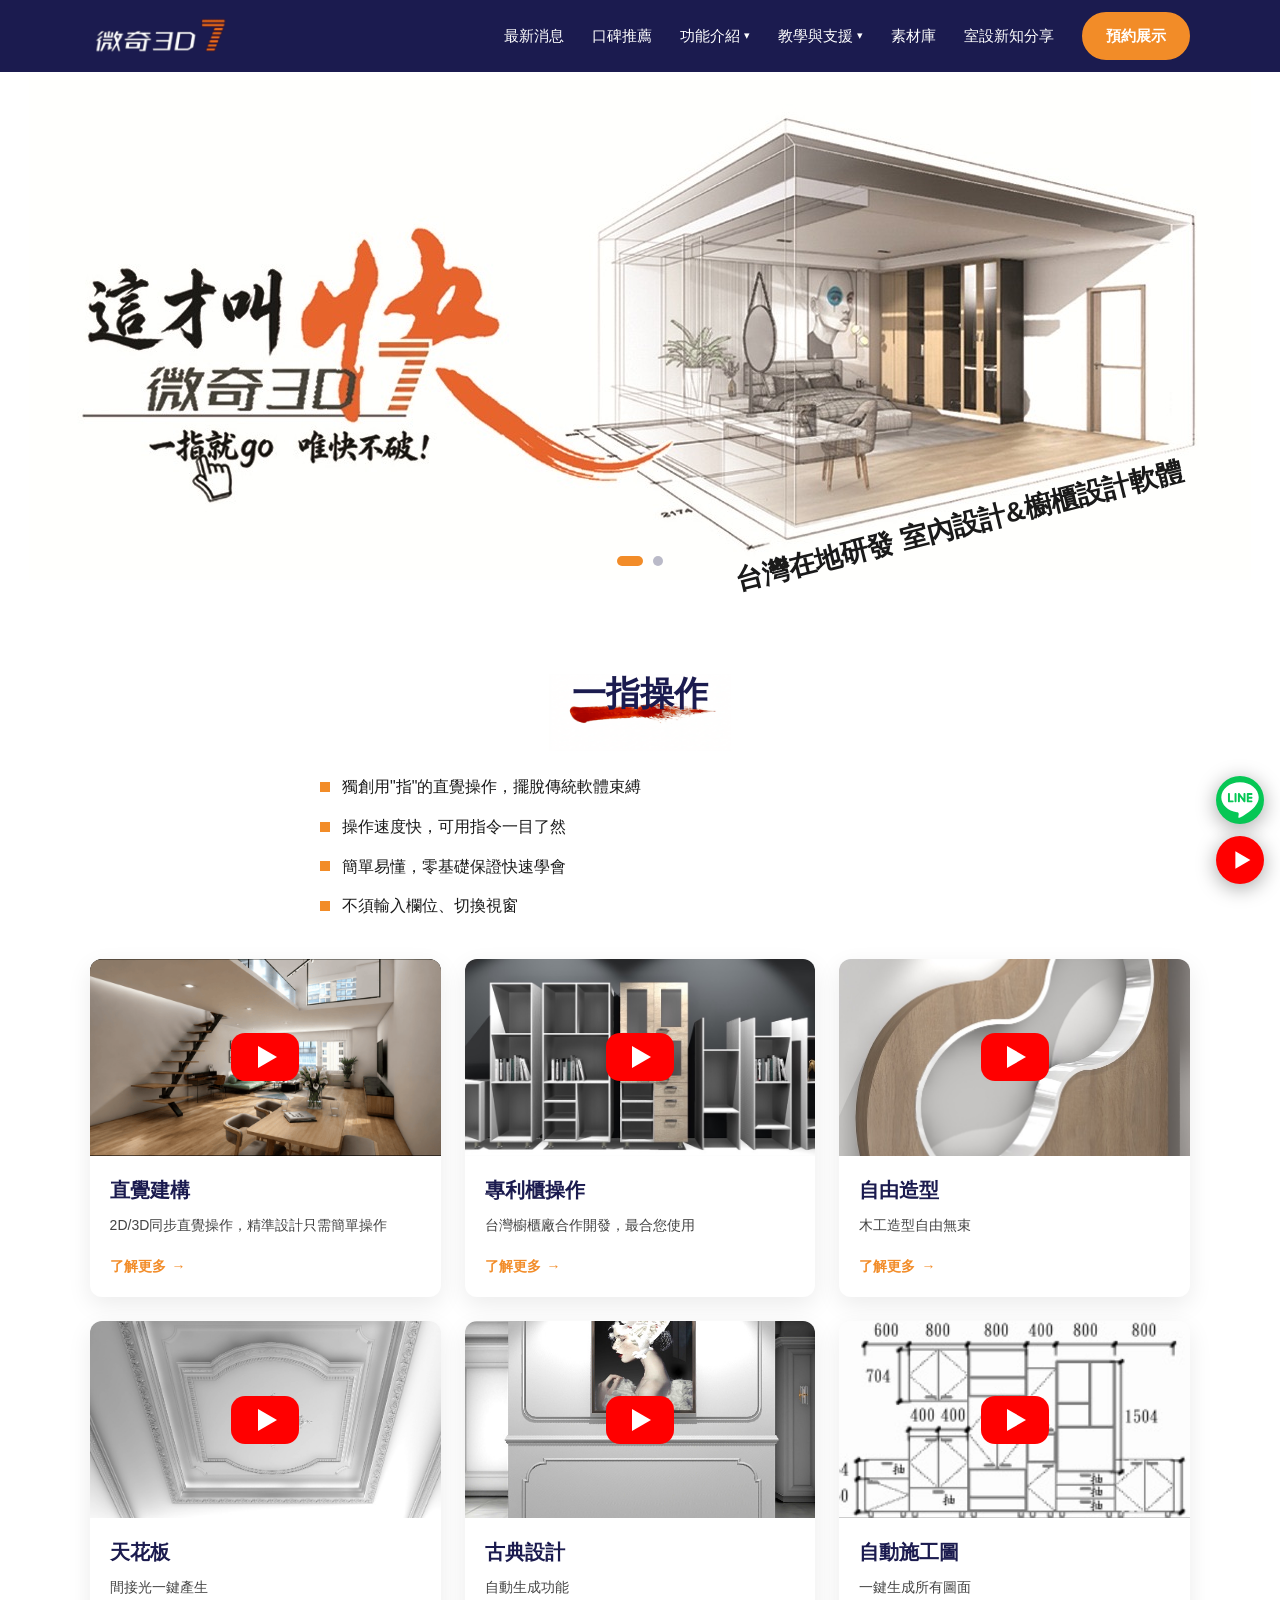
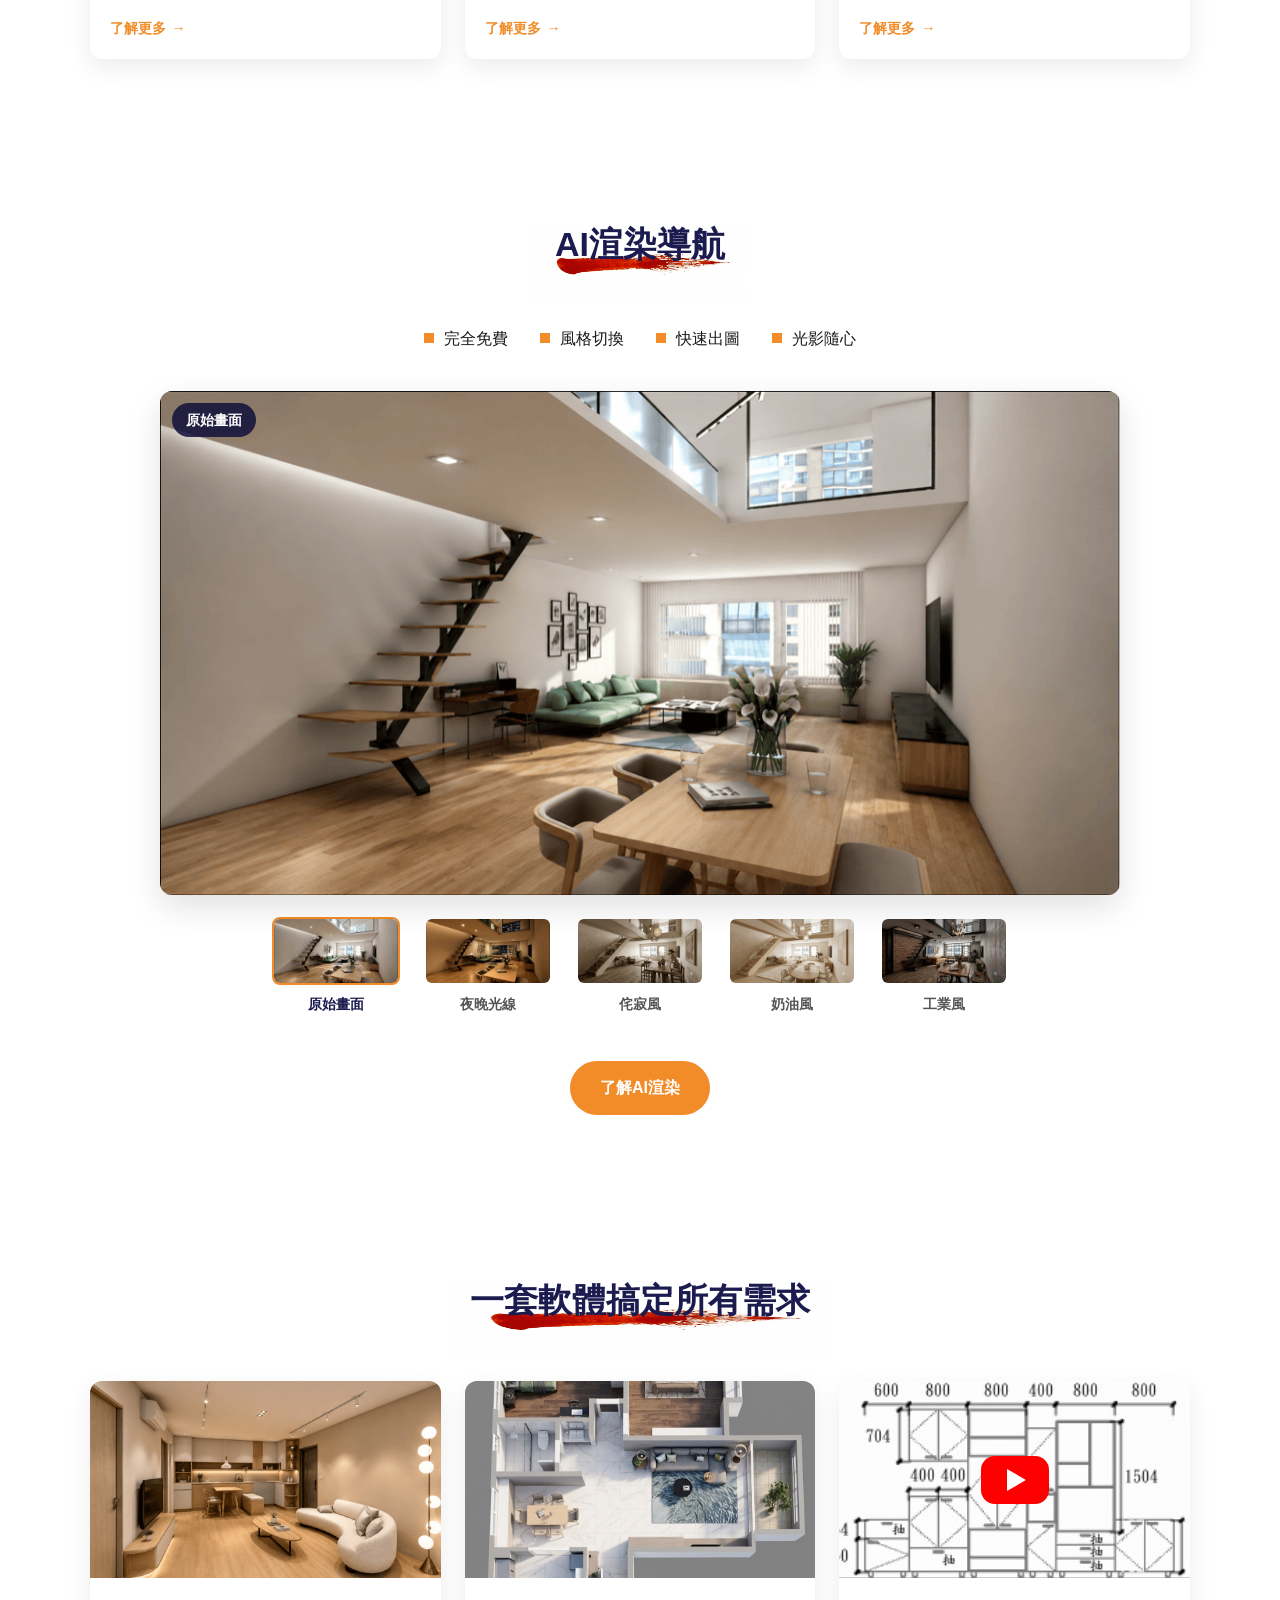
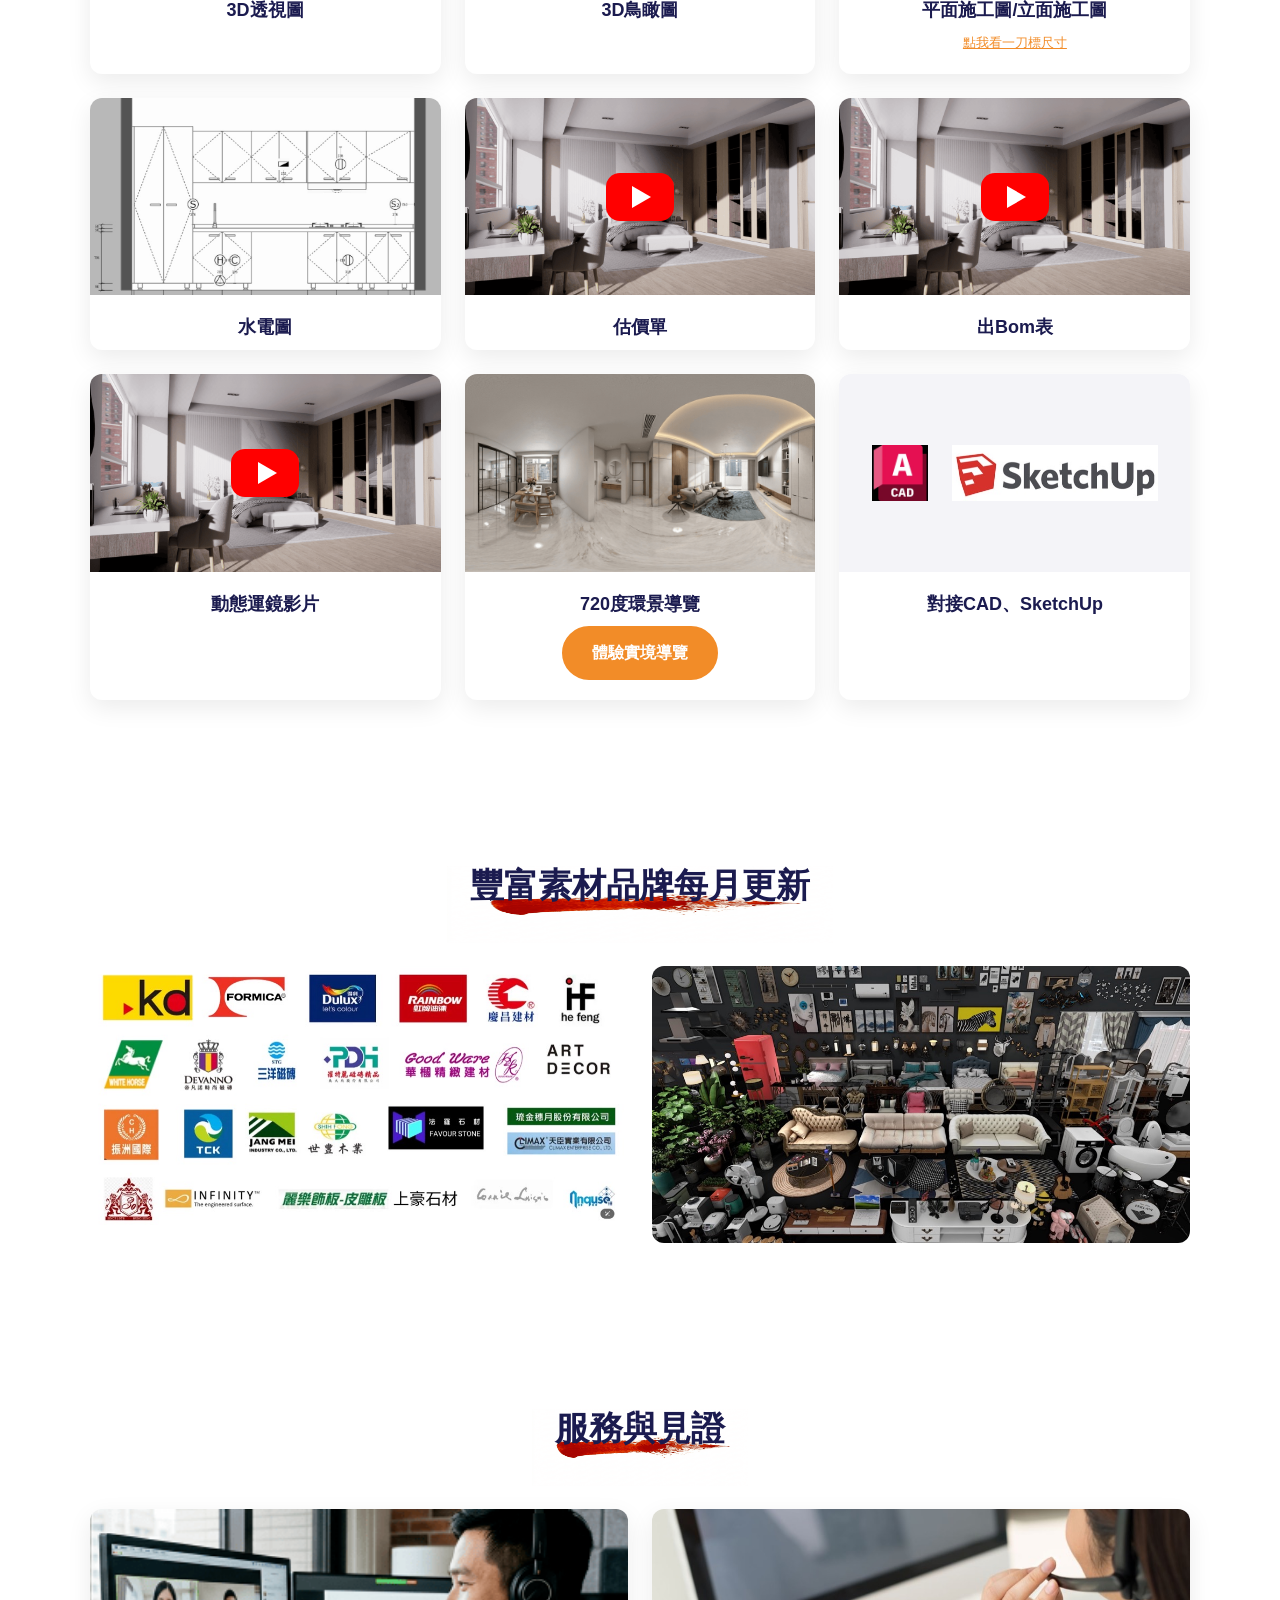
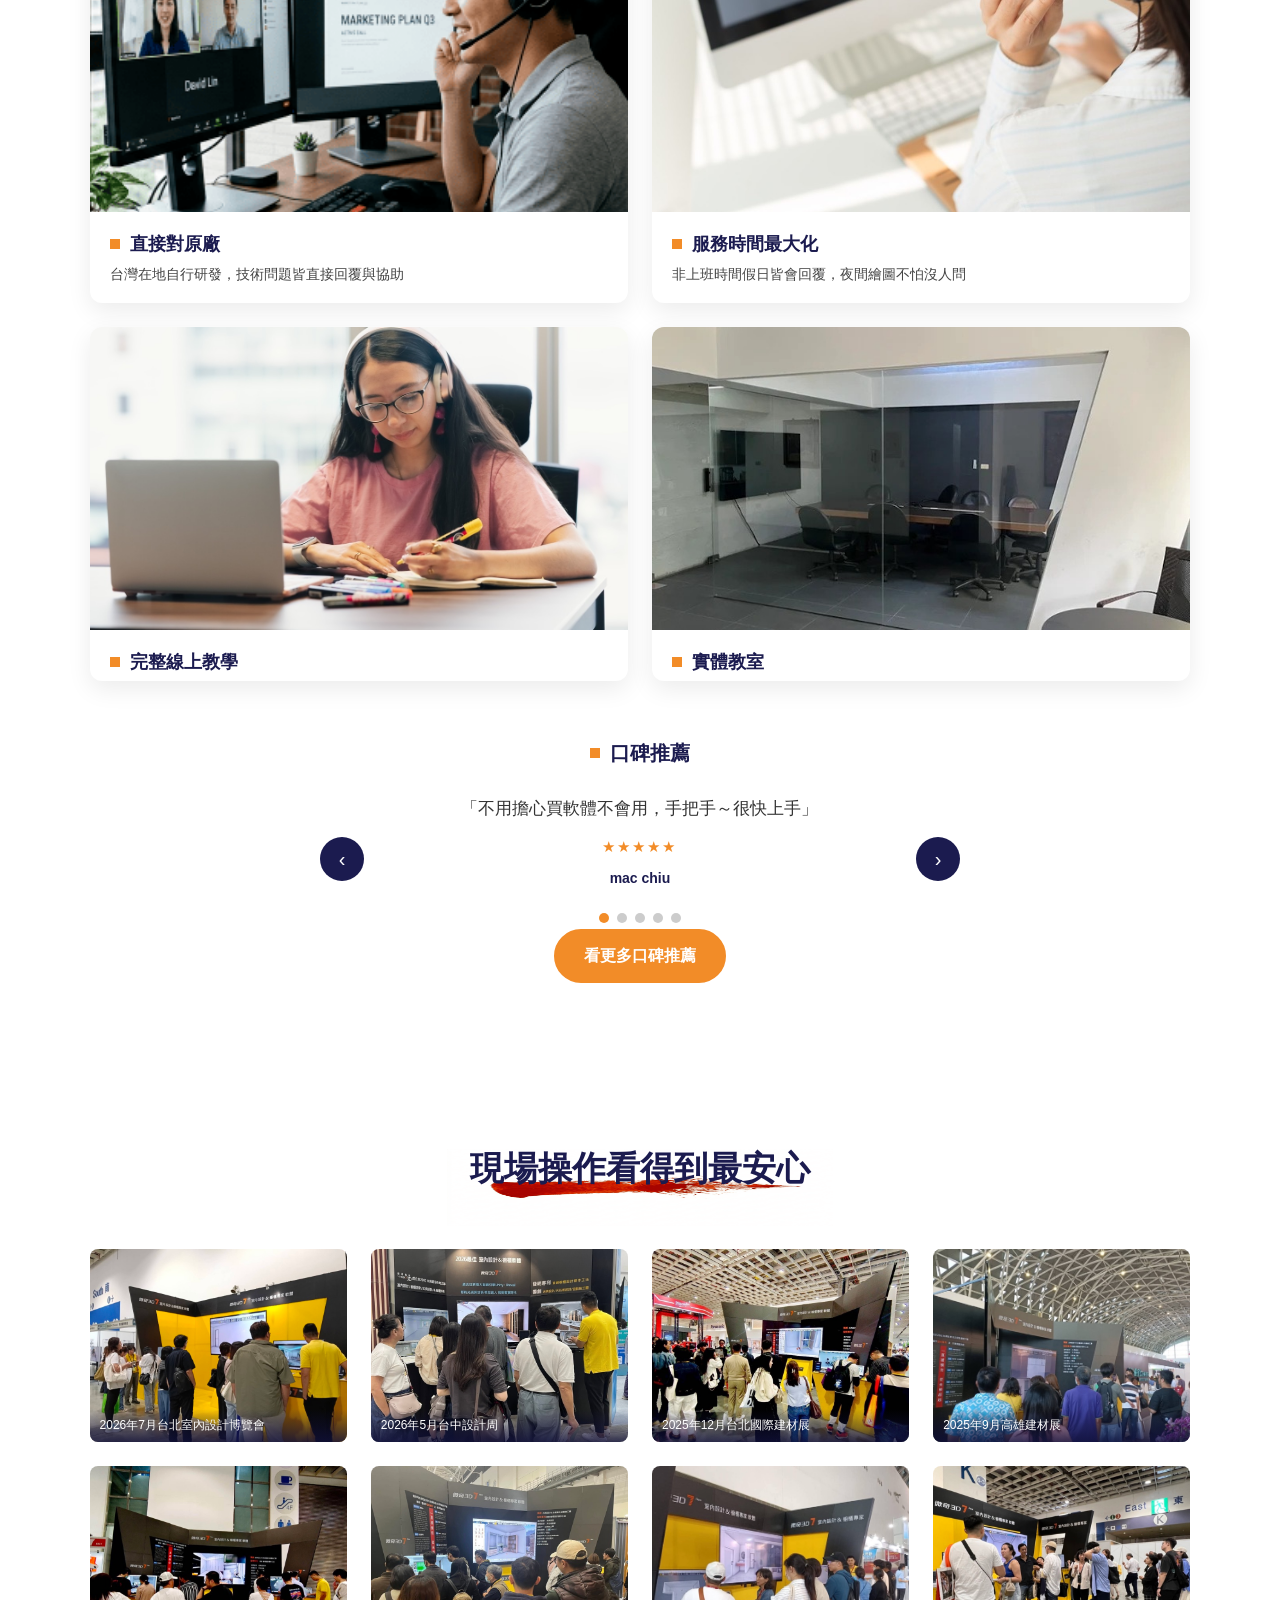
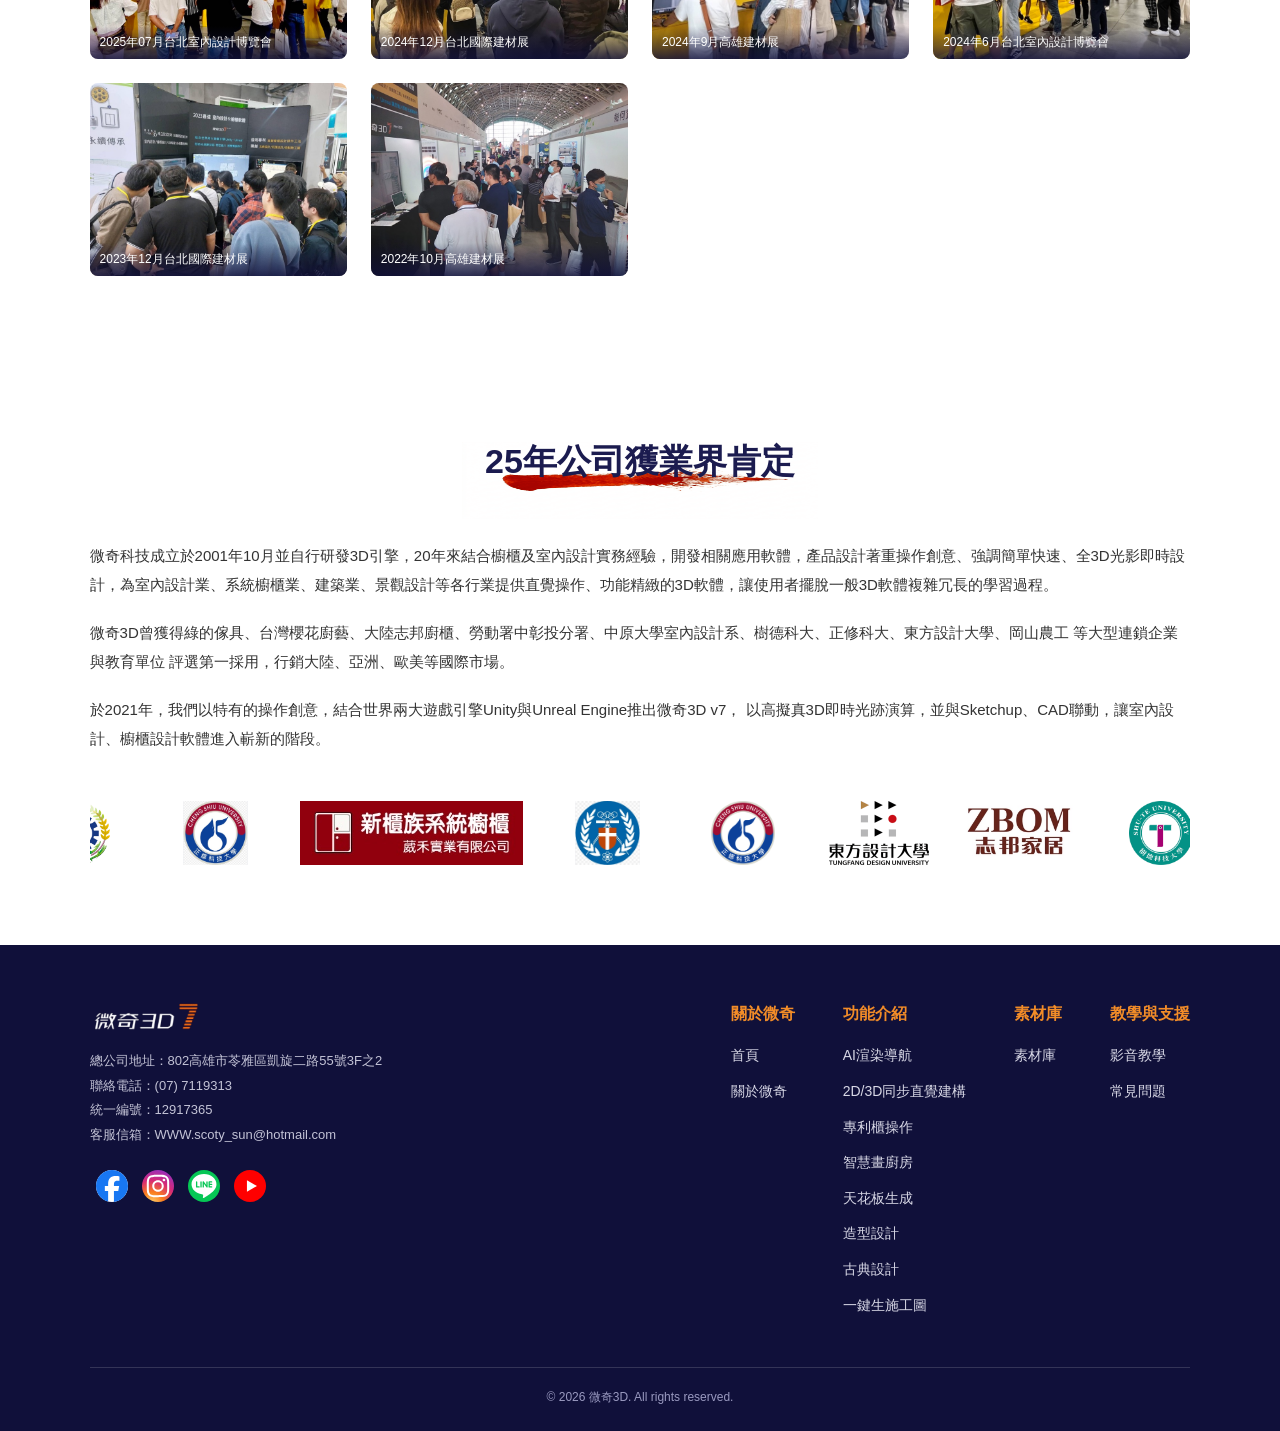
<file: index.html>
<!DOCTYPE html>
<html lang="zh-Hant">
<head>
  <!-- 預覽站專用：禁止索引 -->
  <meta name="robots" content="noindex, nofollow">
<meta charset="UTF-8">
<meta name="viewport" content="width=device-width, initial-scale=1.0">
<meta name="description" content="微奇3D是台灣在地研發的室內設計與櫥櫃設計軟體，直覺操作、AI渲染、2D/3D同步建構、一鍵生施工圖，25年業界口碑推薦。">
<title>微奇3D｜台灣在地研發 室內設計&amp;櫥櫃設計軟體</title>
<link rel="stylesheet" href="css/style.css">
<script src="js/main.js" defer></script>
</head>
<body>

<header class="navbar">
  <div class="container navbar-inner">
    <a href="index.html" class="logo">
      <img src="assets/logo.png" alt="微奇3D" loading="eager">
    </a>
    <button class="nav-toggle" aria-label="開啟選單" aria-expanded="false" aria-controls="nav-links">
      <span></span><span></span><span></span>
    </button>
    <ul class="nav-links" id="nav-links">
      <li><a href="https://www.facebook.com/profile.php?id=61578961137169" target="_blank" rel="noopener">最新消息</a></li>
      <li><a href="reviews.html">口碑推薦</a></li>
      <li class="dropdown">
        <a href="features.html">功能介紹 <span class="caret" aria-hidden="true">▾</span></a>
        <ul class="menu">
          <li><a href="features.html#ai-render">AI渲染導航</a></li>
          <li><a href="features.html#build-2d3d">2D/3D同步直覺建構</a></li>
          <li><a href="features.html#cabinet">專利櫃操作</a></li>
          <li><a href="features.html#kitchen">智慧畫廚房</a></li>
          <li><a href="features.html#ceiling">天花板生成</a></li>
          <li><a href="features.html#freeform">造型設計</a></li>
          <li><a href="features.html#classic">古典設計</a></li>
          <li><a href="features.html#shop-drawing">一鍵生施工圖</a></li>
        </ul>
      </li>
      <li class="dropdown">
        <a href="support.html">教學與支援 <span class="caret" aria-hidden="true">▾</span></a>
        <ul class="menu">
          <li><a href="support.html#videos">影音教學</a></li>
          <li><a href="support.html#faq">常見問題</a></li>
        </ul>
      </li>
      <li><a href="materials.html">素材庫</a></li>
      <li><a href="insights.html">室設新知分享</a></li>
      <li><a href="https://lin.ee/9hbubWU" class="btn btn-cta" target="_blank" rel="noopener">預約展示</a></li>
    </ul>
  </div>
</header>

<main>

<!-- 主視覺輪播：靜態圖 + 操作示範影片兩張，下方小圓點切換。
     標語刻意留在 .hero-track 外——影片右側自帶「才有用／微奇3D」字樣，
     與斜放標語位置重疊，故桌機切到影片時淡出；手機的標語是圖片下方的
     navy 色帶、不覆蓋畫面，兩張共用同一條，順帶避免兩張高度不一而跳版。 -->
<section class="hero" data-hero>
  <!-- .hero-media 只為了給圓點一個「影像區」的定位基準：不能把圓點放進
       .hero-track，那層會左右位移，圓點會跟著滑走。 -->
  <div class="hero-media">
    <div class="hero-track">
      <div class="hero-slide">
        <img src="assets/hero.jpg" alt="微奇3D－台灣在地研發室內設計＆櫥櫃設計軟體" width="1222" height="508" loading="eager">
      </div>
      <div class="hero-slide">
        <video src="assets/hero.mp4" poster="assets/hero-video-poster.jpg"
               muted playsinline preload="none" width="1280" height="514"
               aria-label="微奇3D 操作示範影片"></video>
      </div>
    </div>
    <div class="hero-dots" aria-label="首頁主視覺切換">
      <button type="button" aria-current="true" aria-label="第 1 張：主視覺"></button>
      <button type="button" aria-current="false" aria-label="第 2 張：操作示範影片"></button>
    </div>
  </div>
  <div class="hero-overlay">
    <h1 class="hero-slogan">台灣在地研發 室內設計&amp;櫥櫃設計軟體</h1>
  </div>
</section>

<section class="home-section home-finger">
  <div class="container">
    <h2 class="sec-title"><span class="sec-title-text">一指操作</span></h2>
    <ul class="point-list">
      <li><span class="bullet-orange" aria-hidden="true"></span>獨創用"指"的直覺操作，擺脫傳統軟體束縛</li>
      <li><span class="bullet-orange" aria-hidden="true"></span>操作速度快，可用指令一目了然</li>
      <li><span class="bullet-orange" aria-hidden="true"></span>簡單易懂，零基礎保證快速學會</li>
      <li><span class="bullet-orange" aria-hidden="true"></span>不須輸入欄位、切換視窗</li>
    </ul>
    <div class="grid-3 card-grid">
      <article class="feature-card">
        <div class="yt-facade" data-yt-id="Ci6QAwr-HFg">
          <img src="assets/style-main.png" alt="直覺建構功能操作示範影片縮圖" loading="lazy">
          <span class="yt-play"></span>
        </div>
        <h3>直覺建構</h3>
        <p>2D/3D同步直覺操作，精準設計只需簡單操作</p>
        <a href="https://www.youtube.com/watch?v=Ci6QAwr-HFg" class="card-more" target="_blank" rel="noopener" aria-label="在 YouTube 觀看：最佳3D室內設計軟體 同步出施工圖">了解更多 <span class="arr" aria-hidden="true">→</span></a>
      </article>
      <article class="feature-card">
        <div class="yt-facade" data-yt-id="PVWU27DNkGM">
          <img src="assets/feat-cabinet.jpg" alt="專利櫃操作功能操作示範影片縮圖" loading="lazy">
          <span class="yt-play"></span>
        </div>
        <h3>專利櫃操作</h3>
        <p>台灣櫥櫃廠合作開發，最合您使用</p>
        <a href="https://www.youtube.com/watch?v=PVWU27DNkGM" class="card-more" target="_blank" rel="noopener" aria-label="在 YouTube 觀看：獨家專利 櫃功能（系統櫃範例）">了解更多 <span class="arr" aria-hidden="true">→</span></a>
      </article>
      <article class="feature-card">
        <div class="yt-facade" data-yt-id="ue0OnWB0wHA">
          <img src="assets/feat-board.jpg" alt="自由造型功能操作示範影片縮圖" loading="lazy">
          <span class="yt-play"></span>
        </div>
        <h3>自由造型</h3>
        <p>木工造型自由無束</p>
        <a href="https://www.youtube.com/watch?v=ue0OnWB0wHA" class="card-more" target="_blank" rel="noopener" aria-label="在 YouTube 觀看：木工造型">了解更多 <span class="arr" aria-hidden="true">→</span></a>
      </article>
      <article class="feature-card">
        <div class="yt-facade" data-yt-id="Lct0y-UCIjg">
          <img src="assets/feat-ceiling.jpg" alt="天花板功能操作示範影片縮圖" loading="lazy">
          <span class="yt-play"></span>
        </div>
        <h3>天花板</h3>
        <p>間接光一鍵產生</p>
        <a href="https://www.youtube.com/watch?v=Lct0y-UCIjg" class="card-more" target="_blank" rel="noopener" aria-label="在 YouTube 觀看：天花板生成 材質跳色">了解更多 <span class="arr" aria-hidden="true">→</span></a>
      </article>
      <article class="feature-card">
        <div class="yt-facade" data-yt-id="hTSk9GrhVWQ">
          <img src="assets/feat-classic.jpg" alt="古典設計功能操作示範影片縮圖" loading="lazy">
          <span class="yt-play"></span>
        </div>
        <h3>古典設計</h3>
        <p>自動生成功能</p>
        <a href="https://www.youtube.com/watch?v=hTSk9GrhVWQ" class="card-more" target="_blank" rel="noopener" aria-label="在 YouTube 觀看：古典風格功能 華槶、立壕線板設計">了解更多 <span class="arr" aria-hidden="true">→</span></a>
      </article>
      <article class="feature-card">
        <div class="yt-facade" data-yt-id="k0UjTfbcrJg">
          <img src="assets/feat-drawing.jpg" alt="自動施工圖功能操作示範影片縮圖" loading="lazy">
          <span class="yt-play"></span>
        </div>
        <h3>自動施工圖</h3>
        <p>一鍵生成所有圖面</p>
        <a href="https://www.youtube.com/watch?v=k0UjTfbcrJg" class="card-more" target="_blank" rel="noopener" aria-label="在 YouTube 觀看：施工圖 自動生成">了解更多 <span class="arr" aria-hidden="true">→</span></a>
      </article>
    </div>
  </div>
</section>

<section class="home-section home-ai-render">
  <div class="container">
    <h2 class="sec-title"><span class="sec-title-text">AI渲染導航</span></h2>
    <ul class="point-row">
      <li><span class="bullet-orange" aria-hidden="true"></span>完全免費</li>
      <li><span class="bullet-orange" aria-hidden="true"></span>風格切換</li>
      <li><span class="bullet-orange" aria-hidden="true"></span>快速出圖</li>
      <li><span class="bullet-orange" aria-hidden="true"></span>光影隨心</li>
    </ul>
    <!-- AI 渲染拼版。設計稿 2026網頁設計v2.pptx slide1 的排法是「中上一張原始
         畫面 + 四個橘色箭頭指向四種 AI 改後的風格」，用箭頭傳達「同一個場景
         一鍵換風格」的因果關係；原本實作是五張平鋪的三欄格線，五張看起來
         地位相等，這層語意會消失。各元素座標由該投影片的 EMU 值換算而來。
         中央那張在設計稿裡沒有標籤（它是「原畫面」不是某種風格），原先實作
         標成「日間光線」是推斷文字，已依設計稿改正。 -->
    <!-- AI 渲染互動切換器（2026-08-19 依 Web-Prototype/weiqi-home-v2.html 改版）：
         一張舞台圖 + 五顆縮圖籤，點籤淡入該風格；載入後自動輪播示範，使用者
         一點擊即停。「一鍵換風格」改由訪客親手體驗，不再靠箭頭轉述。
         原設計稿的放射狀箭頭拼版（.ai-collage）連同其 CSS 一併移除。 -->
    <div class="ai-stage-wrap" data-od-id="ai-style-switcher">
      <figure class="ai-stage">
        <img class="ai-view active" src="assets/style-main.png" alt="AI渲染原始畫面" data-style="origin" data-lightbox>
        <img class="ai-view" src="assets/style-night.png" alt="AI渲染風格範例：夜晚光線" data-style="night" data-lightbox>
        <img class="ai-view" src="assets/style-wabisabi.png" alt="AI渲染風格範例：侘寂風" data-style="wabi" data-lightbox>
        <img class="ai-view" src="assets/style-cream.png" alt="AI渲染風格範例：奶油風" data-style="cream" data-lightbox>
        <img class="ai-view" src="assets/style-industrial.png" alt="AI渲染風格範例：工業風" data-style="industrial" data-lightbox>
        <figcaption class="ai-stage-label" aria-live="polite">原始畫面</figcaption>
      </figure>
      <div class="ai-chips" role="group" aria-label="AI渲染風格切換">
        <button class="ai-chip active" type="button" data-style="origin" aria-pressed="true">
          <img src="assets/style-main-thumb.jpg" alt="" width="320" height="168" loading="lazy">
          <span>原始畫面</span>
        </button>
        <button class="ai-chip" type="button" data-style="night" aria-pressed="false">
          <img src="assets/style-night-thumb.jpg" alt="" width="320" height="168" loading="lazy">
          <span>夜晚光線</span>
        </button>
        <button class="ai-chip" type="button" data-style="wabi" aria-pressed="false">
          <img src="assets/style-wabisabi-thumb.jpg" alt="" width="320" height="168" loading="lazy">
          <span>侘寂風</span>
        </button>
        <button class="ai-chip" type="button" data-style="cream" aria-pressed="false">
          <img src="assets/style-cream-thumb.jpg" alt="" width="320" height="168" loading="lazy">
          <span>奶油風</span>
        </button>
        <button class="ai-chip" type="button" data-style="industrial" aria-pressed="false">
          <img src="assets/style-industrial-thumb.jpg" alt="" width="320" height="168" loading="lazy">
          <span>工業風</span>
        </button>
      </div>
    </div>
    <div class="section-cta">
      <a href="features.html#ai-render" class="btn">了解AI渲染</a>
    </div>
  </div>
</section>

<section class="home-section home-software">
  <div class="container">
    <h2 class="sec-title"><span class="sec-title-text" style="--brush:url(../assets/brush-yitao.png)">一套軟體搞定所有需求</span></h2>
    <div class="grid-3 soft-grid">
      <div class="soft-item">
        <div class="soft-media"><img src="assets/out-perspective.png" alt="3D透視圖範例" data-lightbox loading="lazy"></div>
        <h3>3D透視圖</h3>
      </div>
      <div class="soft-item">
        <div class="soft-media"><img src="assets/out-birdview.jpg" alt="3D鳥瞰圖範例" data-lightbox loading="lazy"></div>
        <h3>3D鳥瞰圖</h3>
      </div>
      <div class="soft-item">
        <div class="yt-facade" data-yt-id="JrKPYtY7eCk">
          <img src="assets/feat-drawing.jpg" alt="平面施工圖/立面施工圖操作示範影片縮圖" loading="lazy">
          <span class="yt-play"></span>
        </div>
        <h3>平面施工圖/立面施工圖</h3>
        <a href="assets/feat-drawing.jpg" class="drawing-note-link" data-lightbox data-lightbox-src="assets/feat-drawing.jpg">點我看一刀標尺寸</a>
      </div>
      <div class="soft-item">
        <div class="soft-media"><img src="assets/out-plumbing.jpg" alt="水電圖範例" data-lightbox loading="lazy"></div>
        <h3>水電圖</h3>
      </div>
      <div class="soft-item">
        <div class="yt-facade" data-yt-id="JrKPYtY7eCk">
          <img src="assets/features-hero.png" alt="估價單功能操作示範影片縮圖" loading="lazy">
          <span class="yt-play"></span>
        </div>
        <h3>估價單</h3>
      </div>
      <div class="soft-item">
        <div class="yt-facade" data-yt-id="JrKPYtY7eCk">
          <img src="assets/features-hero.png" alt="出Bom表功能操作示範影片縮圖" loading="lazy">
          <span class="yt-play"></span>
        </div>
        <h3>出Bom表</h3>
      </div>
      <div class="soft-item">
        <div class="yt-facade" data-yt-id="JrKPYtY7eCk">
          <img src="assets/features-hero.png" alt="動態運鏡影片縮圖" loading="lazy">
          <span class="yt-play"></span>
        </div>
        <h3>動態運鏡影片</h3>
      </div>
      <div class="soft-item">
        <div class="soft-media"><img src="assets/out-720.png" alt="720度環景導覽範例" loading="lazy"></div>
        <h3>720度環景導覽</h3>
        <a href="https://vr.3d66.com/vr/index_detail_1851949.asp" class="btn" target="_blank" rel="noopener">體驗實境導覽</a>
      </div>
      <div class="soft-item">
        <div class="soft-media soft-logos">
          <img src="assets/logo-autocad.jpg" alt="對接 AutoCAD" loading="lazy">
          <img src="assets/logo-sketchup.jpg" alt="對接 SketchUp" loading="lazy">
        </div>
        <h3>對接CAD、SketchUp</h3>
      </div>
    </div>
  </div>
</section>

<section class="home-section home-brands">
  <div class="container">
    <h2 class="sec-title"><span class="sec-title-text" style="--brush:url(../assets/brush-material.png)">豐富素材品牌每月更新</span></h2>
    <div class="grid-2 brand-grid">
      <img src="assets/brands-collage-1.jpg" alt="合作建材品牌素材總覽拼貼 1" data-lightbox loading="lazy">
      <img src="assets/brands-collage-2.jpg" alt="合作建材品牌素材總覽拼貼 2" data-lightbox loading="lazy">
    </div>
  </div>
</section>

<section class="home-section home-service">
  <div class="container">
    <h2 class="sec-title"><span class="sec-title-text" style="--brush:url(../assets/brush-service.png)">服務與見證</span></h2>
    <div class="grid-2 svc-grid">
      <div class="svc-item">
        <div class="svc-media"><img src="assets/svc-support.png" alt="直接對原廠技術支援示意" loading="lazy"></div>
        <h3><span class="bullet-orange" aria-hidden="true"></span>直接對原廠</h3>
        <p>台灣在地自行研發，技術問題皆直接回覆與協助</p>
      </div>
      <div class="svc-item">
        <div class="svc-media"><img src="assets/svc-cs.jpg" alt="服務時間最大化示意" loading="lazy"></div>
        <h3><span class="bullet-orange" aria-hidden="true"></span>服務時間最大化</h3>
        <p>非上班時間假日皆會回覆，夜間繪圖不怕沒人問</p>
      </div>
      <div class="svc-item">
        <div class="svc-media"><img src="assets/svc-online-class.jpg" alt="完整線上教學示意：學員戴耳機透過電腦上線上課程並做筆記" loading="lazy"></div>
        <h3><span class="bullet-orange" aria-hidden="true"></span>完整線上教學</h3>
      </div>
      <div class="svc-item">
        <div class="svc-media"><img src="assets/svc-classroom.jpg" alt="實體教室示意" loading="lazy"></div>
        <h3><span class="bullet-orange" aria-hidden="true"></span>實體教室</h3>
      </div>
    </div>
    <div class="svc-highlight">
      <h3 class="svc-highlight-title"><span class="bullet-orange" aria-hidden="true"></span>口碑推薦</h3>
      <!-- 這格原本是 assets/reviews-preview.jpg，一張「空間魔法師」官網的截圖
           （設計稿 slide1 對此區的註記正是「參考空間魔法師首頁尾段」，是版面
           參考而非內容），等於在自家首頁展示競品的評論。改為真實的微奇評論輪播。
           五則引述取自 reviews.html 既有的 .quote-row，署名逐則回溯自
           assets/review-*.jpg 的 Google 評論截圖，皆為 2025 年的五星評論：
             mac chiu(review-13) / Chun-Yu Chang(review-5) / Ray(review-7)
             廖julia(review-15) / Meng-Ke Sun(review-17)
           輪播直接複用 js/main.js 既有的 [data-carousel]（reviews.html 作品輪播
           同一支），未改任何 JS。 -->
      <div class="carousel quote-carousel" data-carousel>
        <div class="carousel-track">
          <div class="carousel-page"><blockquote class="quote-slide"><p>「不用擔心買軟體不會用，手把手～很快上手」</p><span class="quote-stars" role="img" aria-label="五星評價">★★★★★</span><cite class="quote-name">mac chiu</cite></blockquote></div>
          <div class="carousel-page"><blockquote class="quote-slide"><p>「介面跟操作很直覺，簡單易學」</p><span class="quote-stars" role="img" aria-label="五星評價">★★★★★</span><cite class="quote-name">Chun-Yu Chang</cite></blockquote></div>
          <div class="carousel-page"><blockquote class="quote-slide"><p>「設計小白使用起來很順手」</p><span class="quote-stars" role="img" aria-label="五星評價">★★★★★</span><cite class="quote-name">Ray</cite></blockquote></div>
          <div class="carousel-page"><blockquote class="quote-slide"><p>「售後服務真的很棒，對任何問題都積極幫忙處理，真心推薦」</p><span class="quote-stars" role="img" aria-label="五星評價">★★★★★</span><cite class="quote-name">廖julia</cite></blockquote></div>
          <div class="carousel-page"><blockquote class="quote-slide"><p>「直覺跟客戶溝通，櫃子還可提供廠端生產資料」</p><span class="quote-stars" role="img" aria-label="五星評價">★★★★★</span><cite class="quote-name">Meng-Ke Sun</cite></blockquote></div>
        </div>
        <button class="carousel-prev" aria-label="上一則評論">‹</button>
        <button class="carousel-next" aria-label="下一則評論">›</button>
        <div class="carousel-dots"></div>
      </div>
      <div class="section-cta">
        <a href="reviews.html" class="btn">看更多口碑推薦</a>
      </div>
    </div>
  </div>
</section>

<section class="home-section home-expo">
  <div class="container">
    <h2 class="sec-title"><span class="sec-title-text">現場操作看得到最安心</span></h2>
    <div class="grid-4 expo-grid">
      <!-- 依日期新到舊排列（2026-08-18 客戶指示：最新的展在最上面）。
           新增展場照時放到最前面，勿照 expo-N 檔名序排。 -->
      <figure class="expo-item">
        <img src="assets/expo-10.jpg" alt="2026年7月台北室內設計博覽會 展場照片" data-lightbox loading="lazy">
        <figcaption>2026年7月台北室內設計博覽會</figcaption>
      </figure>
      <figure class="expo-item">
        <img src="assets/expo-9.jpg" alt="2026年5月台中設計周 展場照片" data-lightbox loading="lazy">
        <figcaption>2026年5月台中設計周</figcaption>
      </figure>
      <figure class="expo-item">
        <img src="assets/expo-8.jpg" alt="2025年12月台北國際建材展 展場照片" data-lightbox loading="lazy">
        <figcaption>2025年12月台北國際建材展</figcaption>
      </figure>
      <figure class="expo-item">
        <img src="assets/expo-7.jpg" alt="2025年9月高雄建材展 展場照片" data-lightbox loading="lazy">
        <figcaption>2025年9月高雄建材展</figcaption>
      </figure>
      <figure class="expo-item">
        <img src="assets/expo-6.jpg" alt="2025年07月台北室內設計博覽會 展場照片" data-lightbox loading="lazy">
        <figcaption>2025年07月台北室內設計博覽會</figcaption>
      </figure>
      <figure class="expo-item">
        <img src="assets/expo-5.jpg" alt="2024年12月台北國際建材展 展場照片" data-lightbox loading="lazy">
        <figcaption>2024年12月台北國際建材展</figcaption>
      </figure>
      <figure class="expo-item">
        <img src="assets/expo-4.jpg" alt="2024年9月高雄建材展 展場照片" data-lightbox loading="lazy">
        <figcaption>2024年9月高雄建材展</figcaption>
      </figure>
      <figure class="expo-item">
        <img src="assets/expo-3.jpg" alt="2024年6月台北室內設計博覽會 展場照片" data-lightbox loading="lazy">
        <figcaption>2024年6月台北室內設計博覽會</figcaption>
      </figure>
      <figure class="expo-item">
        <img src="assets/expo-2.jpg" alt="2023年12月台北國際建材展 展場照片" data-lightbox loading="lazy">
        <figcaption>2023年12月台北國際建材展</figcaption>
      </figure>
      <figure class="expo-item">
        <img src="assets/expo-1.jpg" alt="2022年10月高雄建材展 展場照片" data-lightbox loading="lazy">
        <figcaption>2022年10月高雄建材展</figcaption>
      </figure>
    </div>
  </div>
</section>

<section id="about" class="home-section home-about">
  <div class="container">
    <h2 class="sec-title"><span class="sec-title-text">25年公司獲業界肯定</span></h2>
    <div class="about-copy">
      <p>微奇科技成立於2001年10月並自行研發3D引擎，20年來結合櫥櫃及室內設計實務經驗，開發相關應用軟體，產品設計著重操作創意、強調簡單快速、全3D光影即時設計，為室內設計業、系統櫥櫃業、建築業、景觀設計等各行業提供直覺操作、功能精緻的3D軟體，讓使用者擺脫一般3D軟體複雜冗長的學習過程。</p>
      <p>微奇3D曾獲得綠的傢具、台灣櫻花廚藝、大陸志邦廚櫃、勞動署中彰投分署、中原大學室內設計系、樹德科大、正修科大、東方設計大學、岡山農工 等大型連鎖企業與教育單位 評選第一採用，行銷大陸、亞洲、歐美等國際市場。</p>
      <p>於2021年，我們以特有的操作創意，結合世界兩大遊戲引擎Unity與Unreal Engine推出微奇3D v7， 以高擬真3D即時光跡演算，並與Sketchup、CAD聯動，讓室內設計、櫥櫃設計軟體進入嶄新的階段。</p>
    </div>
    <div class="marquee client-marquee">
      <div class="marquee-inner">
        <div class="client-logos">
          <img src="assets/client-1.jpg" alt="合作品牌 1" loading="lazy">
          <img src="assets/client-2.gif" alt="合作品牌 2" loading="lazy">
          <img src="assets/client-3.jpg" alt="合作品牌 3" loading="lazy">
          <img src="assets/client-4.jpg" alt="合作品牌 4" loading="lazy">
          <img src="assets/client-5.jpg" alt="合作品牌 5" loading="lazy">
          <img src="assets/client-6.webp" alt="合作品牌 6" loading="lazy">
          <img src="assets/client-7.png" alt="合作品牌 7" loading="lazy">
          <img src="assets/client-8.jpg" alt="合作品牌 8" loading="lazy">
          <img src="assets/client-9.png" alt="合作品牌 9" loading="lazy">
          <img src="assets/client-10.png" alt="合作品牌 10" loading="lazy">
        </div>
        <div class="client-logos" aria-hidden="true">
          <img src="assets/client-1.jpg" alt="" loading="lazy">
          <img src="assets/client-2.gif" alt="" loading="lazy">
          <img src="assets/client-3.jpg" alt="" loading="lazy">
          <img src="assets/client-4.jpg" alt="" loading="lazy">
          <img src="assets/client-5.jpg" alt="" loading="lazy">
          <img src="assets/client-6.webp" alt="" loading="lazy">
          <img src="assets/client-7.png" alt="" loading="lazy">
          <img src="assets/client-8.jpg" alt="" loading="lazy">
          <img src="assets/client-9.png" alt="" loading="lazy">
          <img src="assets/client-10.png" alt="" loading="lazy">
        </div>
      </div>
    </div>
  </div>
</section>

</main>

<footer class="site-footer">
  <div class="container footer-grid">
    <div class="footer-col footer-company">
      <img src="assets/logo.png" alt="微奇3D" class="footer-logo" loading="lazy">
      <p class="footer-info">
        總公司地址：802高雄市苓雅區凱旋二路55號3F之2<br>
        聯絡電話：(07) 7119313<br>
        統一編號：12917365<br>
        客服信箱：WWW.scoty_sun@hotmail.com
      </p>
      <ul class="footer-social">
        <li>
          <a href="https://www.facebook.com/profile.php?id=61578961137169" target="_blank" rel="noopener" aria-label="前往微奇3D Facebook 粉絲專頁（另開新視窗）">
            <img src="assets/social-fb.svg" alt="" width="72" height="72" loading="lazy">
          </a>
        </li>
        <li>
          <a href="https://www.instagram.com/virmaxx3d" target="_blank" rel="noopener" aria-label="前往微奇3D Instagram 帳號（另開新視窗）">
            <img src="assets/social-ig.svg" alt="" width="72" height="72" loading="lazy">
          </a>
        </li>
        <li>
          <a href="https://lin.ee/9hbubWU" target="_blank" rel="noopener" aria-label="加入微奇3D LINE 官方帳號好友（另開新視窗）">
            <img src="assets/social-line.svg" alt="" width="72" height="72" loading="lazy">
          </a>
        </li>
        <li>
          <a href="https://www.youtube.com/@virmaxx3d736" target="_blank" rel="noopener" aria-label="前往微奇3D YouTube 頻道（另開新視窗）">
            <img src="assets/social-yt.svg" alt="" width="72" height="72" loading="lazy">
          </a>
        </li>
      </ul>
    </div>
    <div class="footer-col">
      <h3>關於微奇</h3>
      <ul>
        <li><a href="index.html">首頁</a></li>
        <li><a href="index.html#about">關於微奇</a></li>
      </ul>
    </div>
    <div class="footer-col">
      <h3>功能介紹</h3>
      <ul>
        <li><a href="features.html#ai-render">AI渲染導航</a></li>
        <li><a href="features.html#build-2d3d">2D/3D同步直覺建構</a></li>
        <li><a href="features.html#cabinet">專利櫃操作</a></li>
        <li><a href="features.html#kitchen">智慧畫廚房</a></li>
        <li><a href="features.html#ceiling">天花板生成</a></li>
        <li><a href="features.html#freeform">造型設計</a></li>
        <li><a href="features.html#classic">古典設計</a></li>
        <li><a href="features.html#shop-drawing">一鍵生施工圖</a></li>
      </ul>
    </div>
    <div class="footer-col">
      <h3>素材庫</h3>
      <ul>
        <li><a href="materials.html">素材庫</a></li>
      </ul>
    </div>
    <div class="footer-col">
      <h3>教學與支援</h3>
      <ul>
        <li><a href="support.html#videos">影音教學</a></li>
        <li><a href="support.html#faq">常見問題</a></li>
      </ul>
    </div>
  </div>
  <div class="footer-bottom container">
    <p>&copy; 2026 微奇3D. All rights reserved.</p>
  </div>
</footer>

<div class="float-btns">
  <a href="https://lin.ee/9hbubWU" class="float-btn float-line" target="_blank" rel="noopener" aria-label="加入微奇3D LINE 官方帳號好友（另開新視窗）">
    <img src="assets/social-line.svg" alt="" width="72" height="72">
  </a>
  <a href="https://www.youtube.com/@virmaxx3d736" class="float-btn float-yt" target="_blank" rel="noopener" aria-label="前往微奇3D YouTube 頻道（另開新視窗）">
    <img src="assets/social-yt.svg" alt="" width="72" height="72">
  </a>
</div>

</body>
</html>
</file>
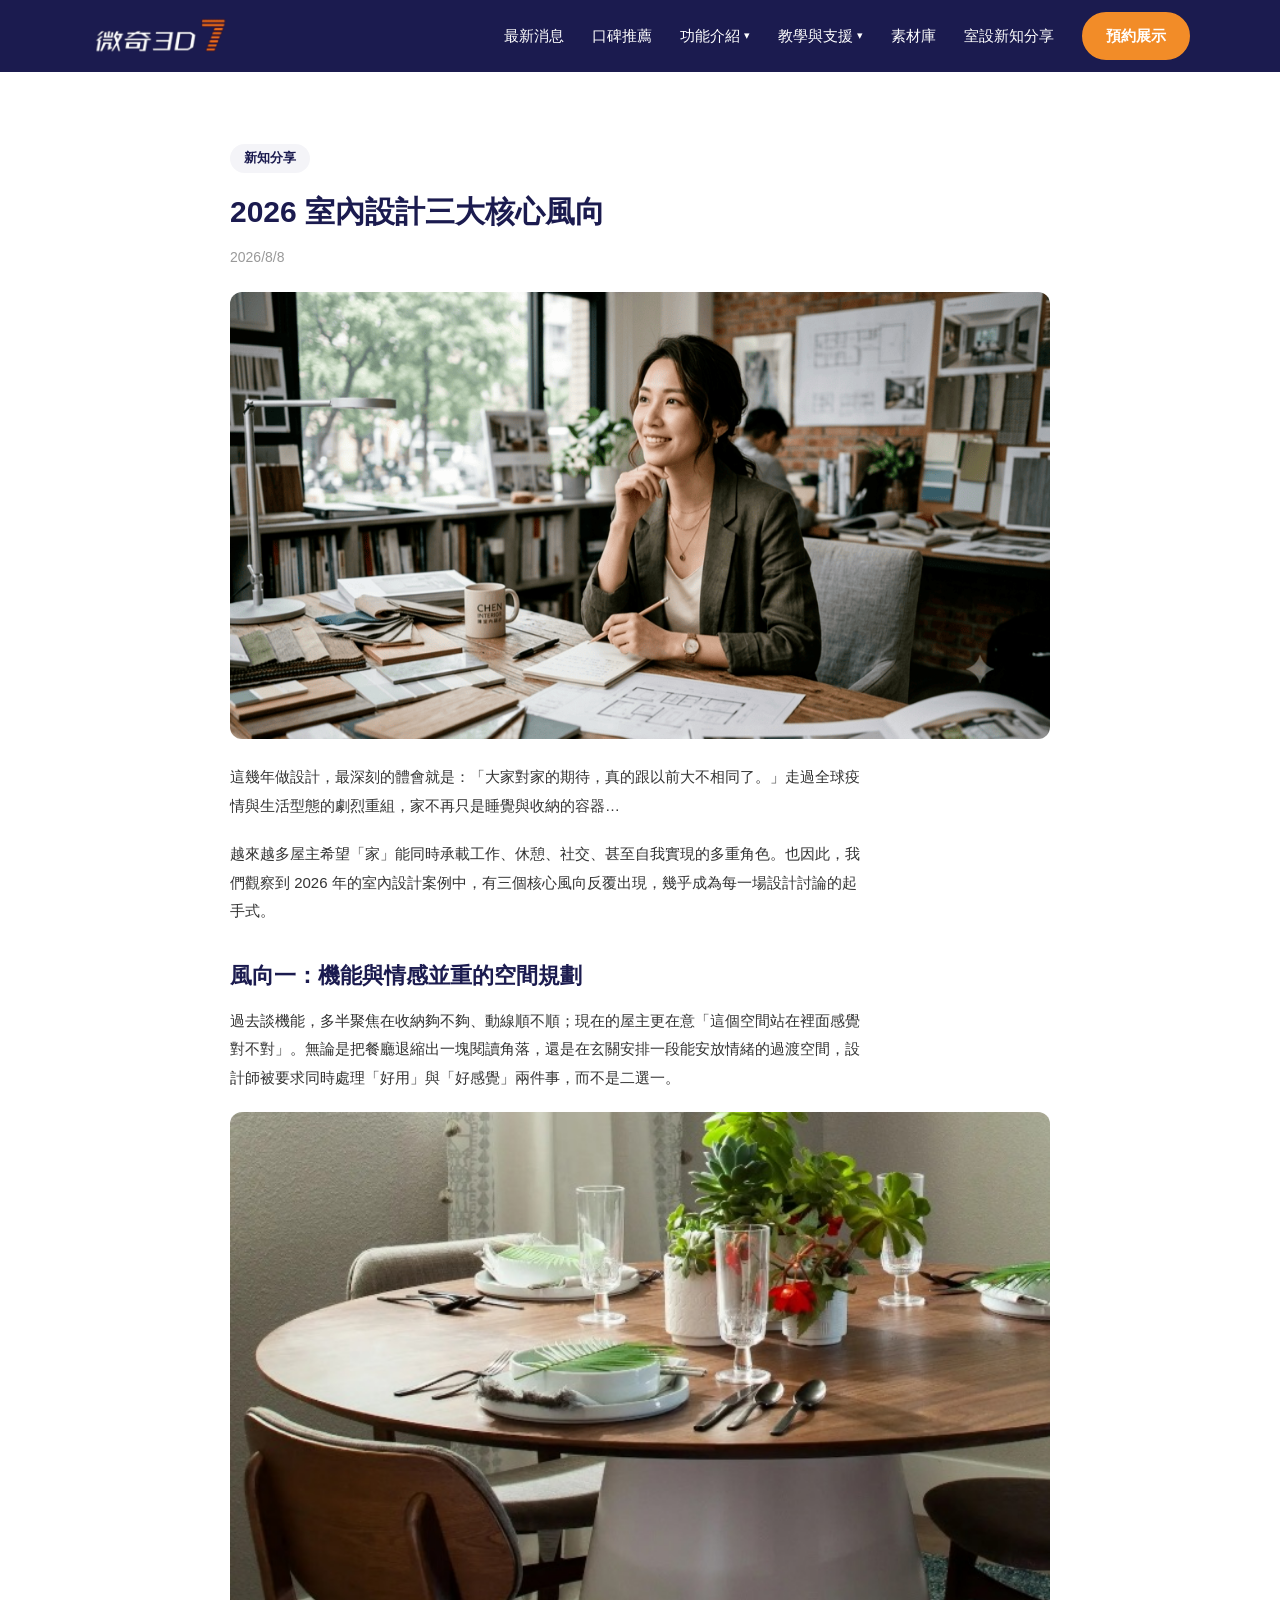
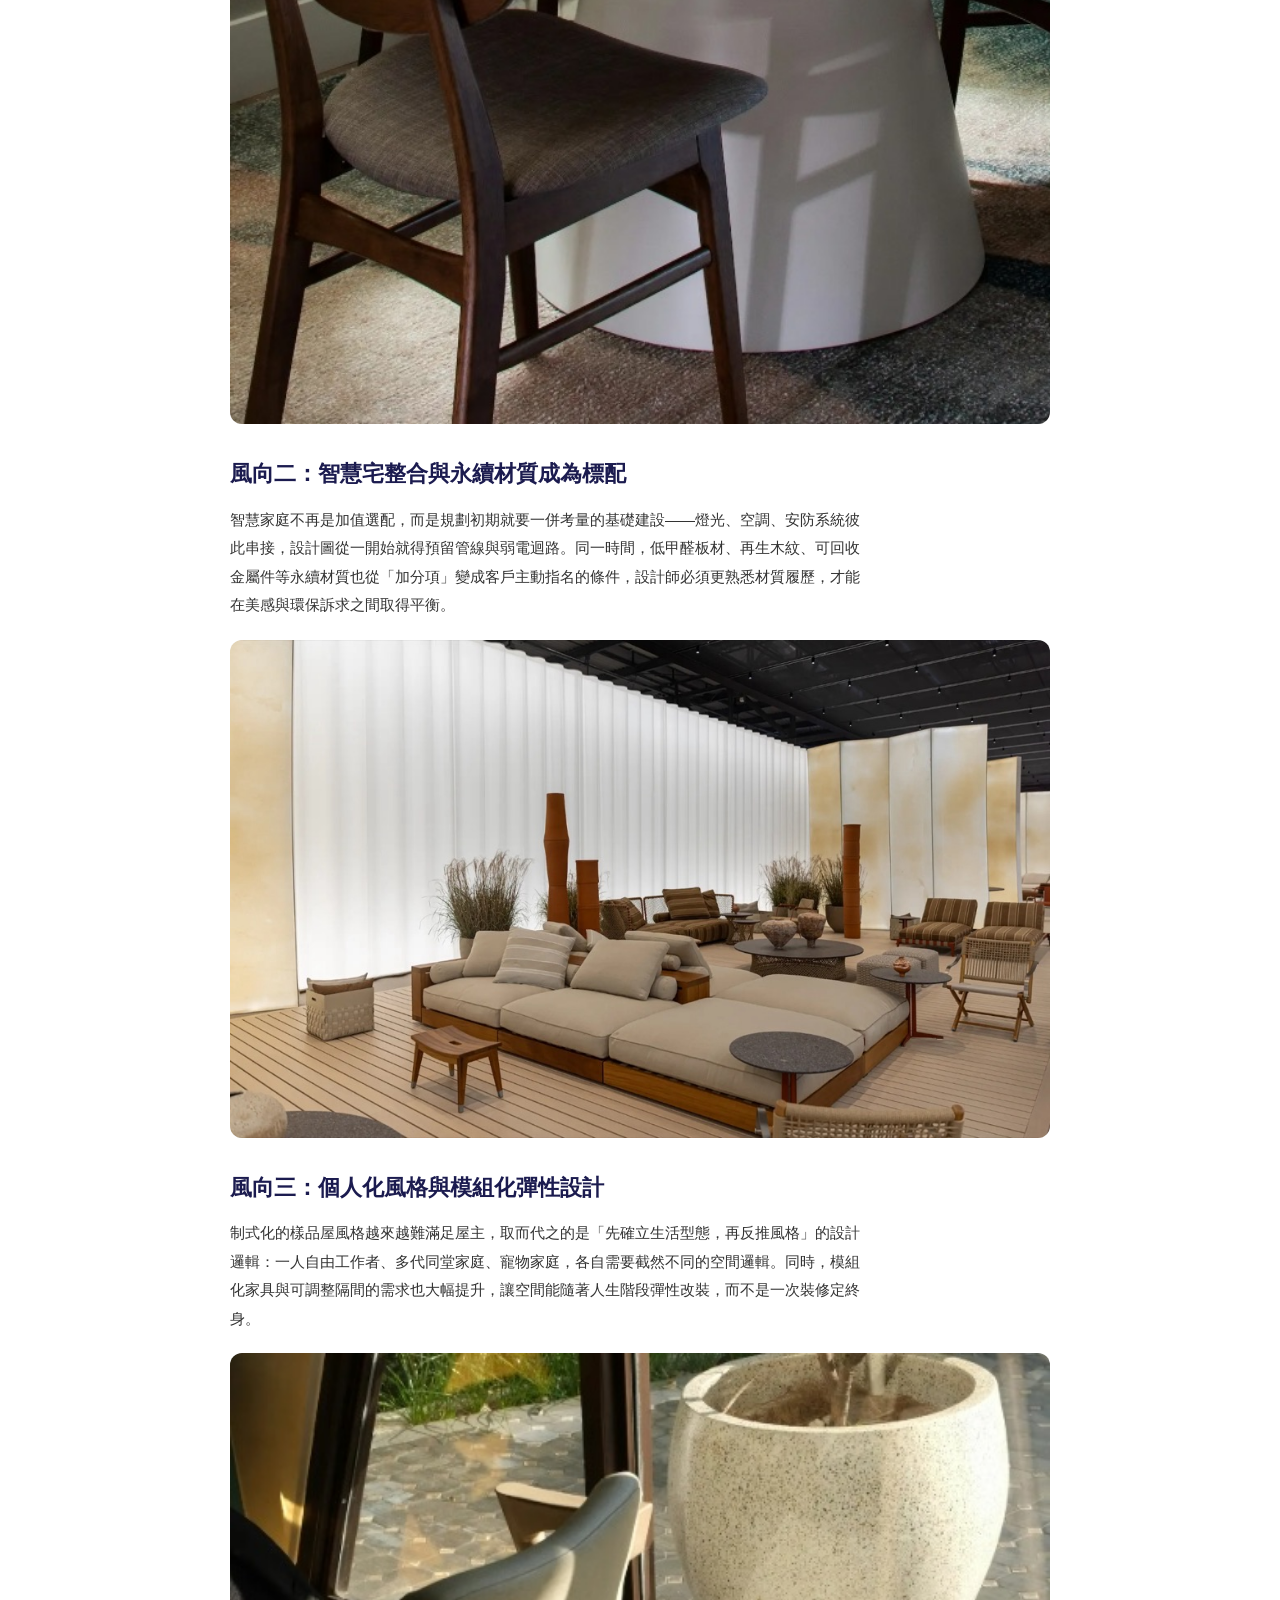
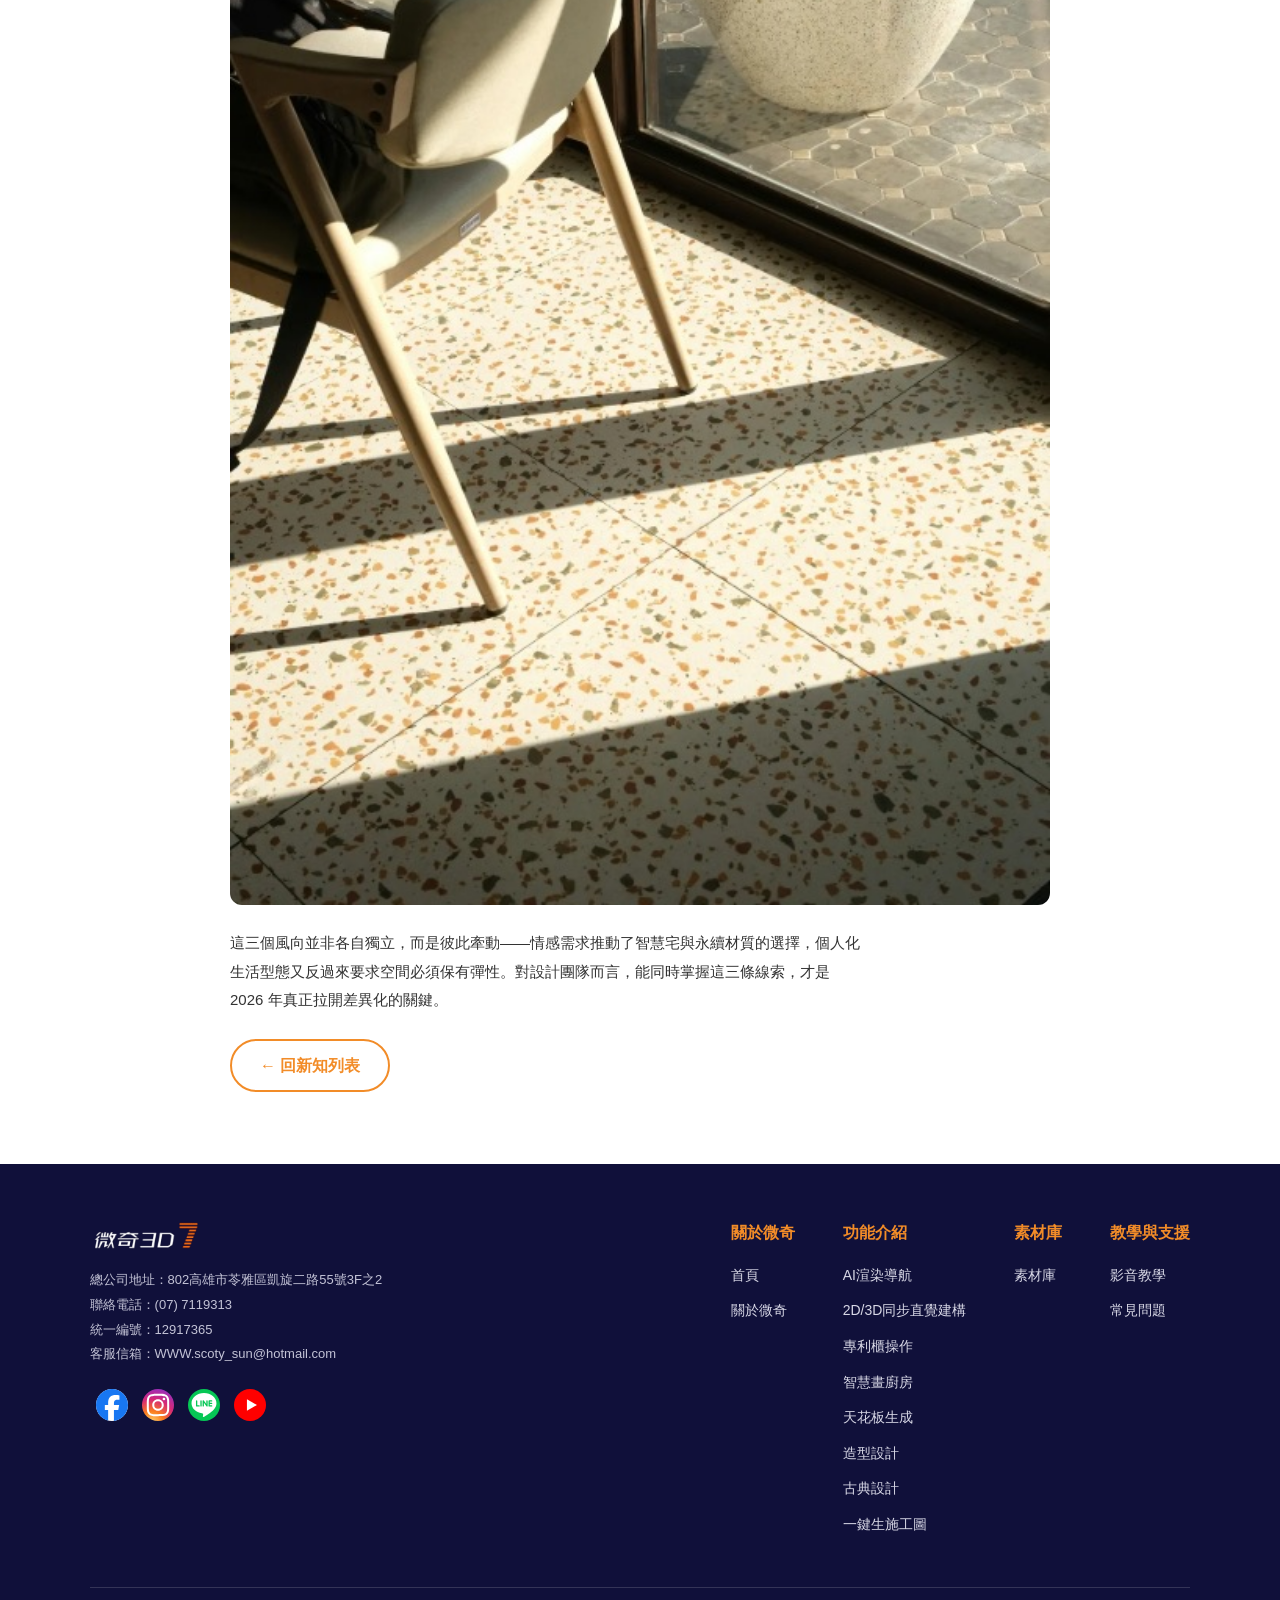
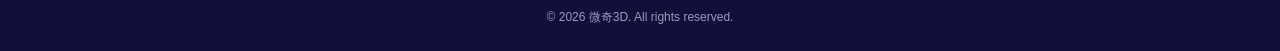
<file: article.html>
<!DOCTYPE html>
<html lang="zh-Hant">
<head>
  <!-- 預覽站專用：禁止索引 -->
  <meta name="robots" content="noindex, nofollow">
<meta charset="UTF-8">
<meta name="viewport" content="width=device-width, initial-scale=1.0">
<meta name="description" content="2026室內設計三大核心風向：機能與情感並重、智慧宅整合與永續材質、個人化風格與模組化彈性設計，微奇3D室設新知分享。">
<title>微奇3D｜2026 室內設計三大核心風向</title>
<link rel="stylesheet" href="css/style.css">
<script src="js/main.js" defer></script>
</head>
<body>

<header class="navbar">
  <div class="container navbar-inner">
    <a href="index.html" class="logo">
      <img src="assets/logo.png" alt="微奇3D" loading="eager">
    </a>
    <button class="nav-toggle" aria-label="開啟選單" aria-expanded="false" aria-controls="nav-links">
      <span></span><span></span><span></span>
    </button>
    <ul class="nav-links" id="nav-links">
      <li><a href="https://www.facebook.com/profile.php?id=61578961137169" target="_blank" rel="noopener">最新消息</a></li>
      <li><a href="reviews.html">口碑推薦</a></li>
      <li class="dropdown">
        <a href="features.html">功能介紹 <span class="caret" aria-hidden="true">▾</span></a>
        <ul class="menu">
          <li><a href="features.html#ai-render">AI渲染導航</a></li>
          <li><a href="features.html#build-2d3d">2D/3D同步直覺建構</a></li>
          <li><a href="features.html#cabinet">專利櫃操作</a></li>
          <li><a href="features.html#kitchen">智慧畫廚房</a></li>
          <li><a href="features.html#ceiling">天花板生成</a></li>
          <li><a href="features.html#freeform">造型設計</a></li>
          <li><a href="features.html#classic">古典設計</a></li>
          <li><a href="features.html#shop-drawing">一鍵生施工圖</a></li>
        </ul>
      </li>
      <li class="dropdown">
        <a href="support.html">教學與支援 <span class="caret" aria-hidden="true">▾</span></a>
        <ul class="menu">
          <li><a href="support.html#videos">影音教學</a></li>
          <li><a href="support.html#faq">常見問題</a></li>
        </ul>
      </li>
      <li><a href="materials.html">素材庫</a></li>
      <li><a href="insights.html">室設新知分享</a></li>
      <li><a href="https://lin.ee/9hbubWU" class="btn btn-cta" target="_blank" rel="noopener">預約展示</a></li>
    </ul>
  </div>
</header>

<main>

<section class="home-section article-page">
  <div class="container">
    <p class="article-tag">新知分享</p>
    <article class="article-body">
      <h1 class="article-title">2026 室內設計三大核心風向</h1>
      <p class="article-date">2026/8/8</p>
      <figure class="article-lead-img">
        <img src="assets/news-1.png" alt="2026 室內設計三大核心風向 文章首圖" loading="lazy">
      </figure>
      <div class="article-content">
        <p>這幾年做設計，最深刻的體會就是：「大家對家的期待，真的跟以前大不相同了。」走過全球疫情與生活型態的劇烈重組，家不再只是睡覺與收納的容器…</p>
        <p>越來越多屋主希望「家」能同時承載工作、休憩、社交、甚至自我實現的多重角色。也因此，我們觀察到 2026 年的室內設計案例中，有三個核心風向反覆出現，幾乎成為每一場設計討論的起手式。</p>

        <h2>風向一：機能與情感並重的空間規劃</h2>
        <p>過去談機能，多半聚焦在收納夠不夠、動線順不順；現在的屋主更在意「這個空間站在裡面感覺對不對」。無論是把餐廳退縮出一塊閱讀角落，還是在玄關安排一段能安放情緒的過渡空間，設計師被要求同時處理「好用」與「好感覺」兩件事，而不是二選一。</p>
        <figure class="article-inline-img">
          <img src="assets/article-1.jpg" alt="機能與情感並重的空間規劃示意" loading="lazy">
        </figure>

        <h2>風向二：智慧宅整合與永續材質成為標配</h2>
        <p>智慧家庭不再是加值選配，而是規劃初期就要一併考量的基礎建設——燈光、空調、安防系統彼此串接，設計圖從一開始就得預留管線與弱電迴路。同一時間，低甲醛板材、再生木紋、可回收金屬件等永續材質也從「加分項」變成客戶主動指名的條件，設計師必須更熟悉材質履歷，才能在美感與環保訴求之間取得平衡。</p>
        <figure class="article-inline-img">
          <img src="assets/article-2.jpg" alt="智慧宅整合與永續材質示意" loading="lazy">
        </figure>

        <h2>風向三：個人化風格與模組化彈性設計</h2>
        <p>制式化的樣品屋風格越來越難滿足屋主，取而代之的是「先確立生活型態，再反推風格」的設計邏輯：一人自由工作者、多代同堂家庭、寵物家庭，各自需要截然不同的空間邏輯。同時，模組化家具與可調整隔間的需求也大幅提升，讓空間能隨著人生階段彈性改裝，而不是一次裝修定終身。</p>
        <figure class="article-inline-img">
          <img src="assets/article-3.jpg" alt="個人化風格與模組化彈性設計示意" loading="lazy">
        </figure>

        <p>這三個風向並非各自獨立，而是彼此牽動——情感需求推動了智慧宅與永續材質的選擇，個人化生活型態又反過來要求空間必須保有彈性。對設計團隊而言，能同時掌握這三條線索，才是 2026 年真正拉開差異化的關鍵。</p>
        <!-- TODO(客戶): 待補正式全文 -->
      </div>
    </article>
    <div class="article-back">
      <a href="insights.html" class="btn-outline">← 回新知列表</a>
    </div>
  </div>
</section>

</main>

<footer class="site-footer">
  <div class="container footer-grid">
    <div class="footer-col footer-company">
      <img src="assets/logo.png" alt="微奇3D" class="footer-logo" loading="lazy">
      <p class="footer-info">
        總公司地址：802高雄市苓雅區凱旋二路55號3F之2<br>
        聯絡電話：(07) 7119313<br>
        統一編號：12917365<br>
        客服信箱：WWW.scoty_sun@hotmail.com
      </p>
      <ul class="footer-social">
        <li>
          <a href="https://www.facebook.com/profile.php?id=61578961137169" target="_blank" rel="noopener" aria-label="前往微奇3D Facebook 粉絲專頁（另開新視窗）">
            <img src="assets/social-fb.svg" alt="" width="72" height="72" loading="lazy">
          </a>
        </li>
        <li>
          <a href="https://www.instagram.com/virmaxx3d" target="_blank" rel="noopener" aria-label="前往微奇3D Instagram 帳號（另開新視窗）">
            <img src="assets/social-ig.svg" alt="" width="72" height="72" loading="lazy">
          </a>
        </li>
        <li>
          <a href="https://lin.ee/9hbubWU" target="_blank" rel="noopener" aria-label="加入微奇3D LINE 官方帳號好友（另開新視窗）">
            <img src="assets/social-line.svg" alt="" width="72" height="72" loading="lazy">
          </a>
        </li>
        <li>
          <a href="https://www.youtube.com/@virmaxx3d736" target="_blank" rel="noopener" aria-label="前往微奇3D YouTube 頻道（另開新視窗）">
            <img src="assets/social-yt.svg" alt="" width="72" height="72" loading="lazy">
          </a>
        </li>
      </ul>
    </div>
    <div class="footer-col">
      <h3>關於微奇</h3>
      <ul>
        <li><a href="index.html">首頁</a></li>
        <li><a href="index.html#about">關於微奇</a></li>
      </ul>
    </div>
    <div class="footer-col">
      <h3>功能介紹</h3>
      <ul>
        <li><a href="features.html#ai-render">AI渲染導航</a></li>
        <li><a href="features.html#build-2d3d">2D/3D同步直覺建構</a></li>
        <li><a href="features.html#cabinet">專利櫃操作</a></li>
        <li><a href="features.html#kitchen">智慧畫廚房</a></li>
        <li><a href="features.html#ceiling">天花板生成</a></li>
        <li><a href="features.html#freeform">造型設計</a></li>
        <li><a href="features.html#classic">古典設計</a></li>
        <li><a href="features.html#shop-drawing">一鍵生施工圖</a></li>
      </ul>
    </div>
    <div class="footer-col">
      <h3>素材庫</h3>
      <ul>
        <li><a href="materials.html">素材庫</a></li>
      </ul>
    </div>
    <div class="footer-col">
      <h3>教學與支援</h3>
      <ul>
        <li><a href="support.html#videos">影音教學</a></li>
        <li><a href="support.html#faq">常見問題</a></li>
      </ul>
    </div>
  </div>
  <div class="footer-bottom container">
    <p>&copy; 2026 微奇3D. All rights reserved.</p>
  </div>
</footer>

</body>
</html>
</file>
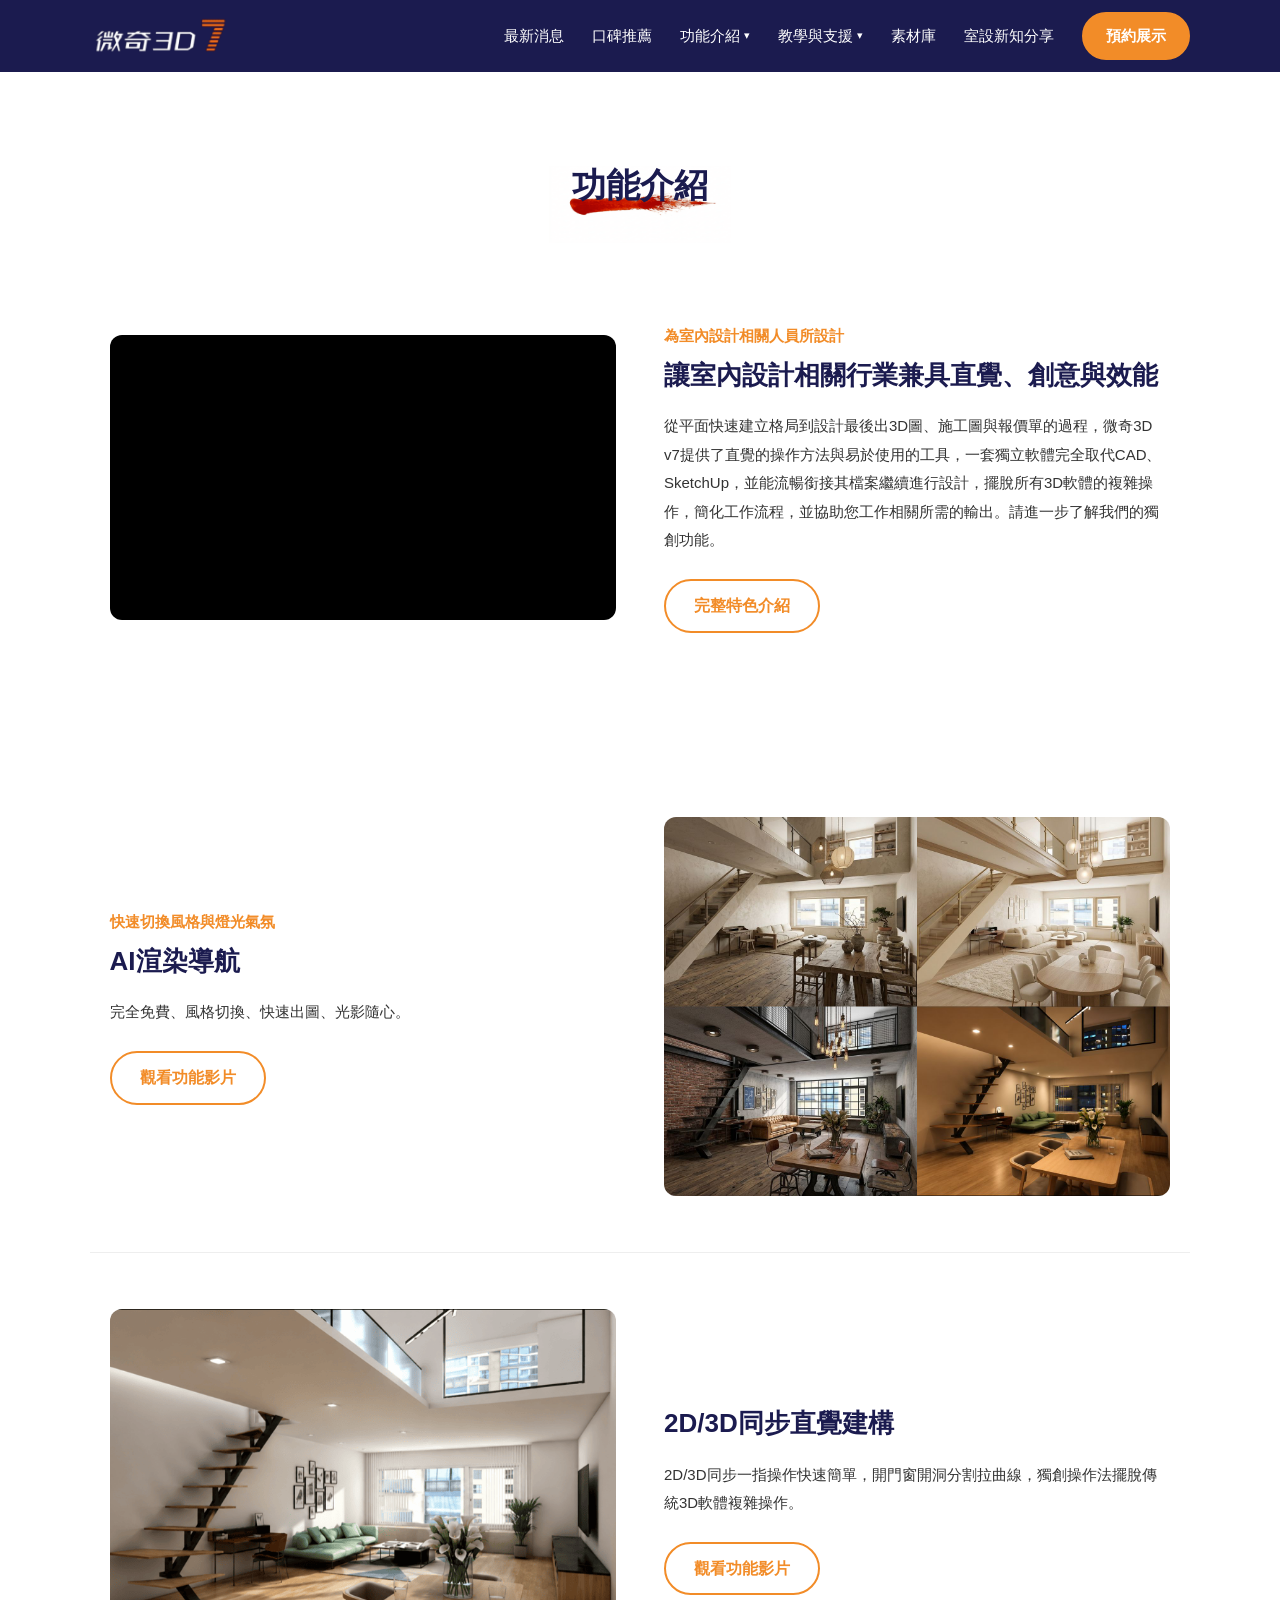
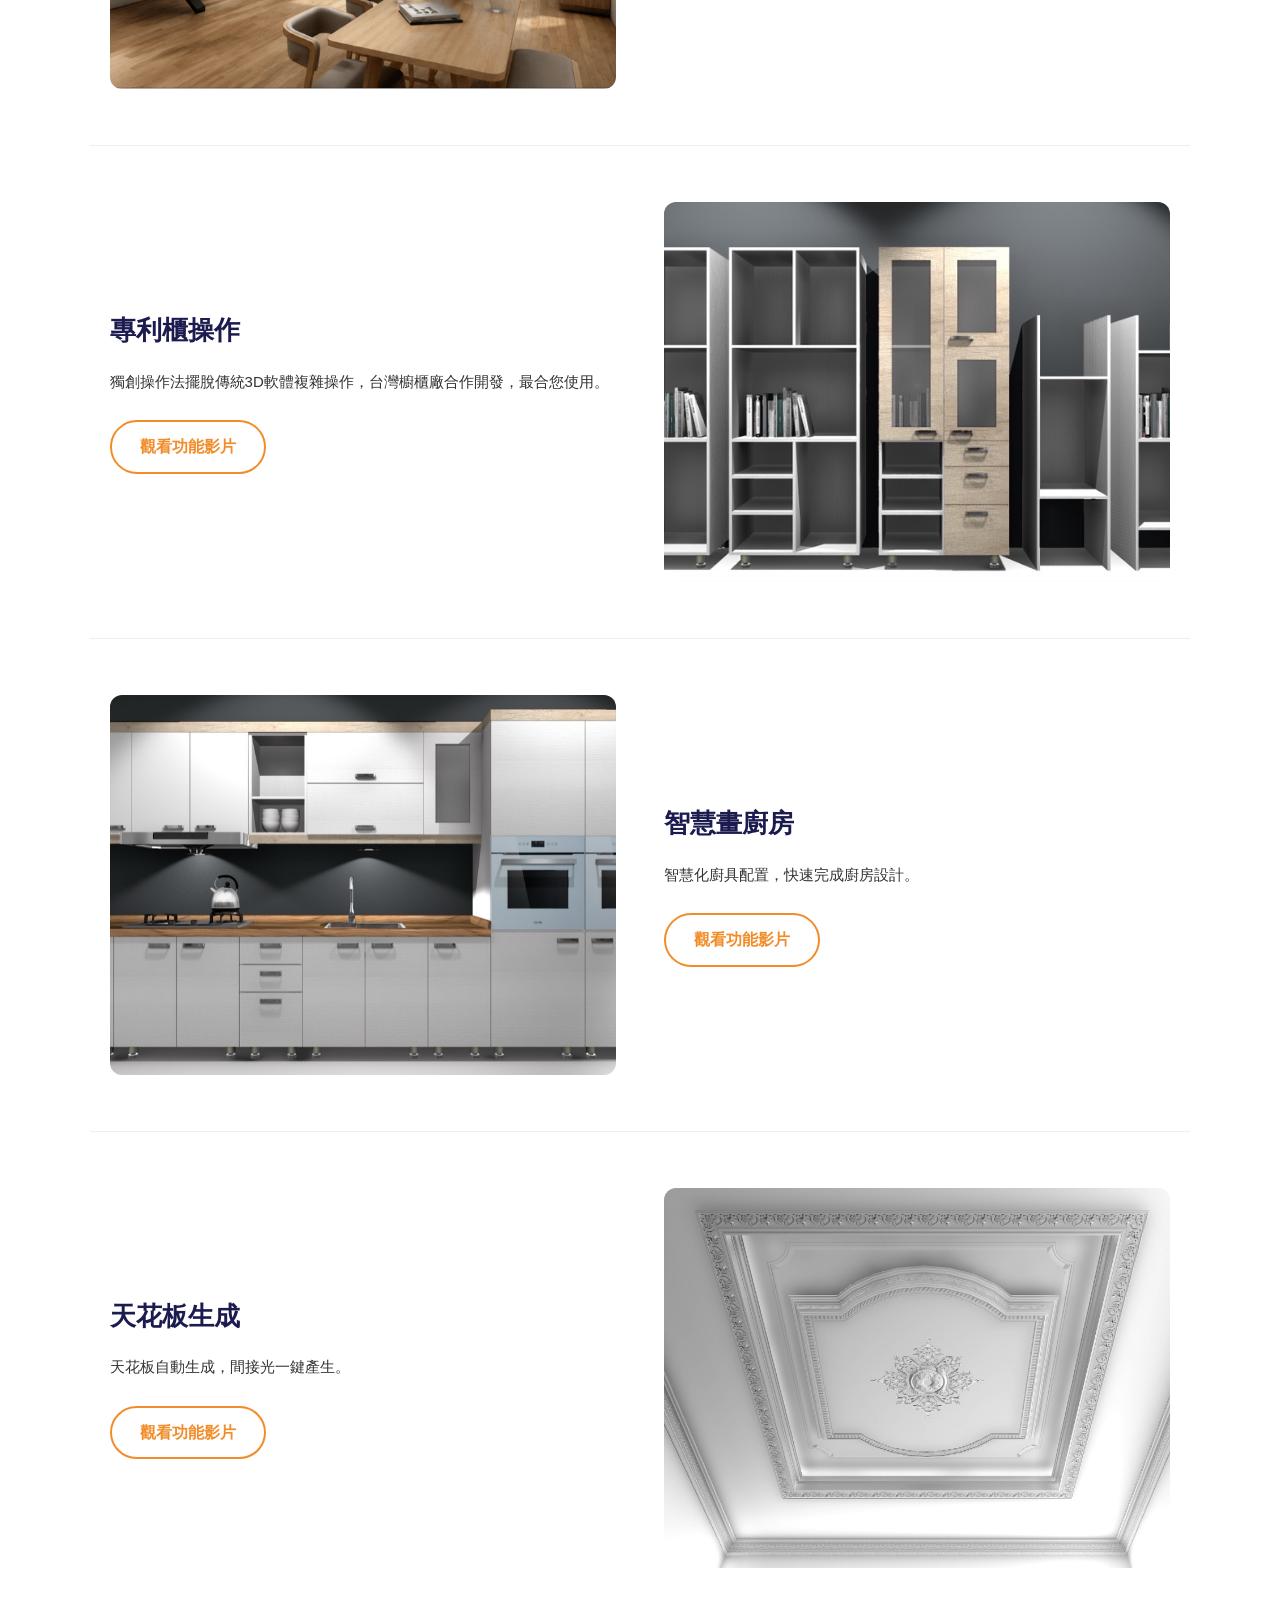
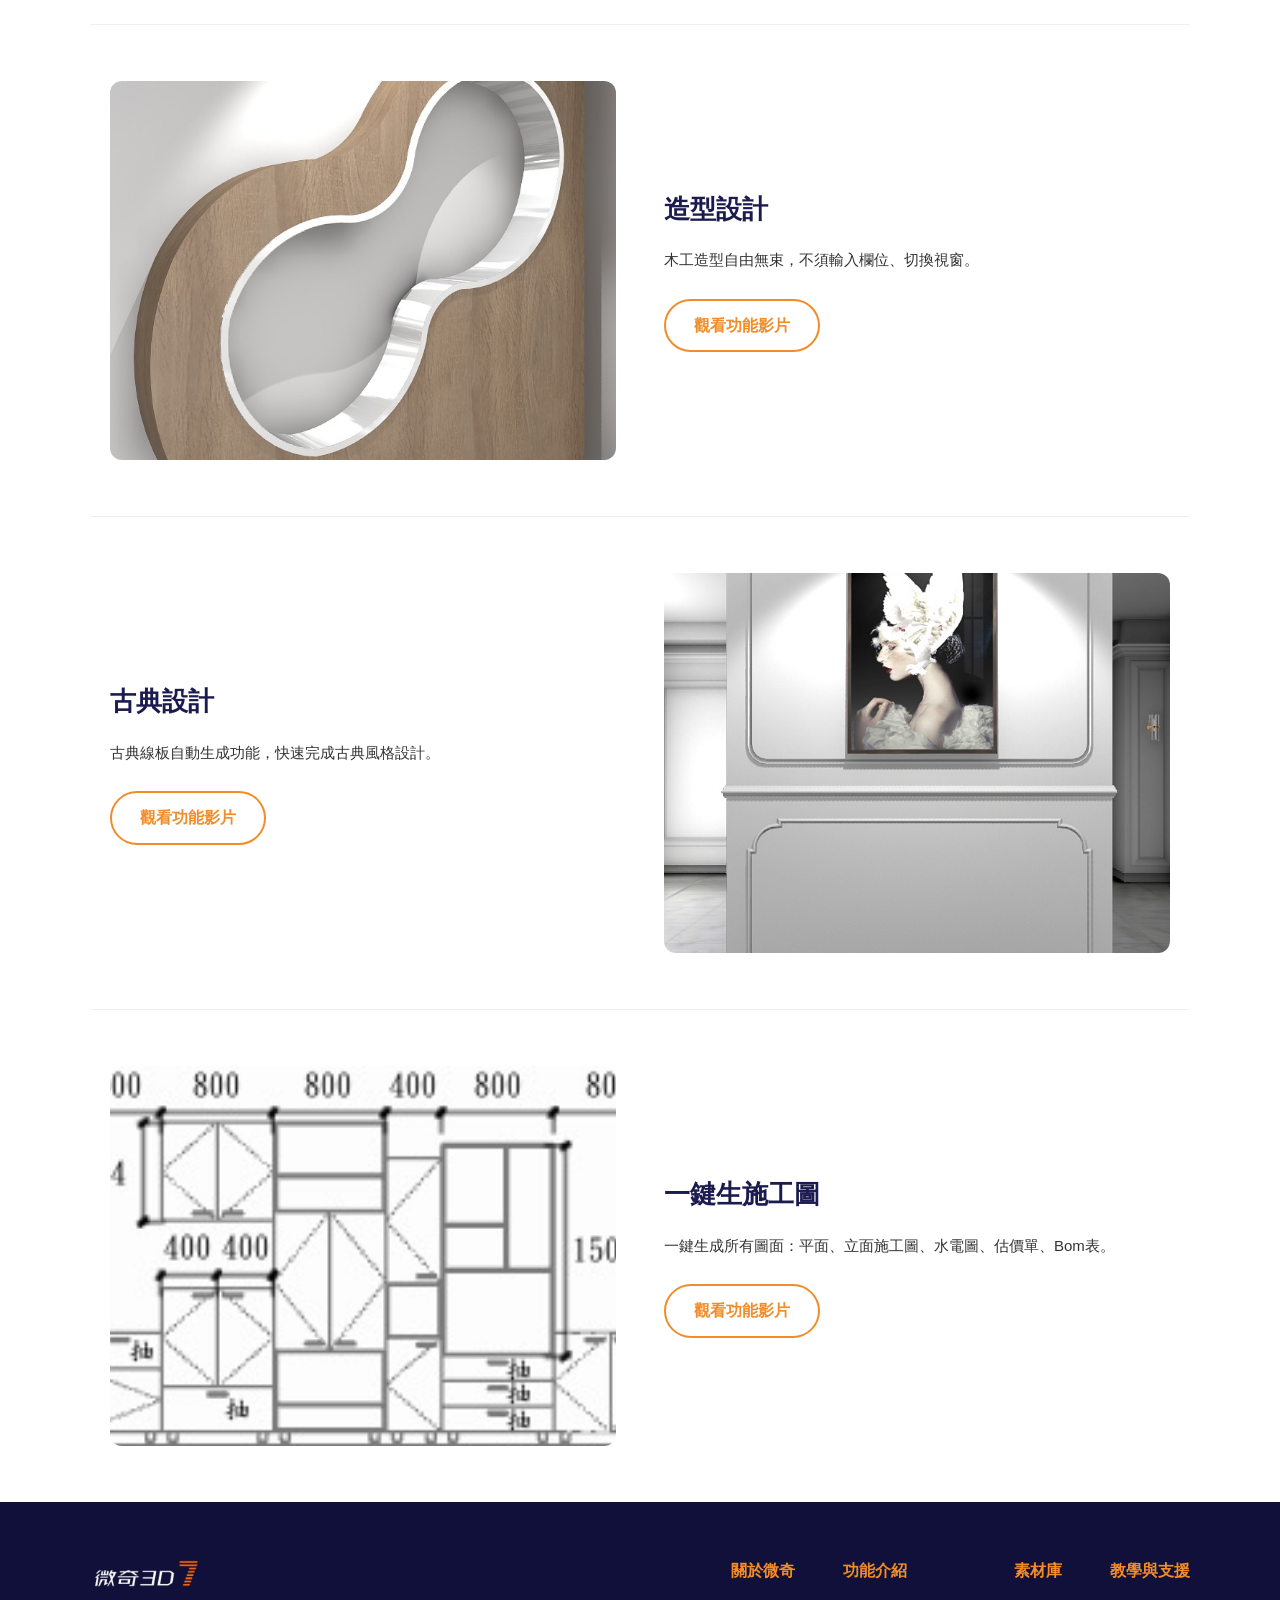
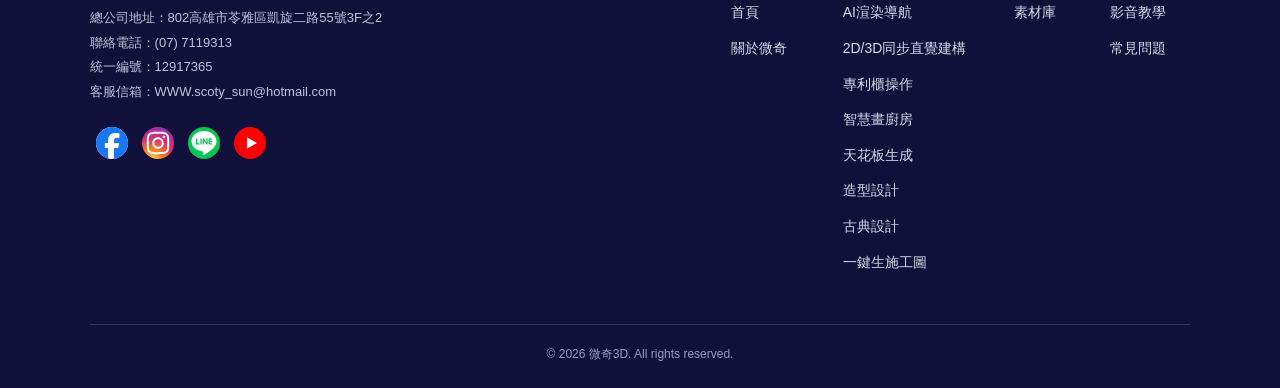
<file: features.html>
<!DOCTYPE html>
<html lang="zh-Hant">
<head>
  <!-- 預覽站專用：禁止索引 -->
  <meta name="robots" content="noindex, nofollow">
<meta charset="UTF-8">
<meta name="viewport" content="width=device-width, initial-scale=1.0">
<meta name="description" content="微奇3D功能介紹——AI渲染導航、2D/3D同步直覺建構、專利櫃操作、智慧畫廚房、天花板生成、造型設計、古典設計、一鍵生施工圖，八大核心功能一次了解。">
<title>微奇3D｜功能介紹</title>
<link rel="stylesheet" href="css/style.css">
<script src="js/main.js" defer></script>
</head>
<body>

<header class="navbar">
  <div class="container navbar-inner">
    <a href="index.html" class="logo">
      <img src="assets/logo.png" alt="微奇3D" loading="eager">
    </a>
    <button class="nav-toggle" aria-label="開啟選單" aria-expanded="false" aria-controls="nav-links">
      <span></span><span></span><span></span>
    </button>
    <ul class="nav-links" id="nav-links">
      <li><a href="https://www.facebook.com/profile.php?id=61578961137169" target="_blank" rel="noopener">最新消息</a></li>
      <li><a href="reviews.html">口碑推薦</a></li>
      <li class="dropdown">
        <a href="features.html">功能介紹 <span class="caret" aria-hidden="true">▾</span></a>
        <ul class="menu">
          <li><a href="features.html#ai-render">AI渲染導航</a></li>
          <li><a href="features.html#build-2d3d">2D/3D同步直覺建構</a></li>
          <li><a href="features.html#cabinet">專利櫃操作</a></li>
          <li><a href="features.html#kitchen">智慧畫廚房</a></li>
          <li><a href="features.html#ceiling">天花板生成</a></li>
          <li><a href="features.html#freeform">造型設計</a></li>
          <li><a href="features.html#classic">古典設計</a></li>
          <li><a href="features.html#shop-drawing">一鍵生施工圖</a></li>
        </ul>
      </li>
      <li class="dropdown">
        <a href="support.html">教學與支援 <span class="caret" aria-hidden="true">▾</span></a>
        <ul class="menu">
          <li><a href="support.html#videos">影音教學</a></li>
          <li><a href="support.html#faq">常見問題</a></li>
        </ul>
      </li>
      <li><a href="materials.html">素材庫</a></li>
      <li><a href="insights.html">室設新知分享</a></li>
      <li><a href="https://lin.ee/9hbubWU" class="btn btn-cta" target="_blank" rel="noopener">預約展示</a></li>
    </ul>
  </div>
</header>

<main>

<section class="home-section features-intro">
  <div class="container">
    <h1 class="sec-title"><span class="sec-title-text" style="--brush:url(../assets/brush-features.png)">功能介紹</span></h1>
    <!-- 設計稿 slide3：標題下方為左右兩欄，左欄是自動播放的 YouTube 影片
         （y=1.83in x=0.78in），右欄是小標＋大標＋內文＋按鈕（x=6.16in）。
         原本的 features-hero.png 就是設計稿標註「崁入youtube影片自動播放」
         的那格示意畫面，與下方 iframe 是同一個位置的同一件事，故移除靜態圖
         只留影片。版面直接複用 .zigzag（同為兩欄＋手機單欄），不另造一套。 -->
    <div class="zigzag zigzag-hero">
      <div class="zigzag-media">
        <div class="video-embed">
          <iframe src="https://www.youtube.com/embed/JrKPYtY7eCk?autoplay=1&mute=1&loop=1&playlist=JrKPYtY7eCk" title="微奇3D功能介紹影片" allow="autoplay; encrypted-media" allowfullscreen></iframe>
        </div>
      </div>
      <div class="zigzag-text">
        <p class="eyebrow">為室內設計相關人員所設計</p>
        <h2>讓室內設計相關行業兼具直覺、創意與效能</h2>
        <p>從平面快速建立格局到設計最後出3D圖、施工圖與報價單的過程，微奇3D v7提供了直覺的操作方法與易於使用的工具，一套獨立軟體完全取代CAD、SketchUp，並能流暢銜接其檔案繼續進行設計，擺脫所有3D軟體的複雜操作，簡化工作流程，並協助您工作相關所需的輸出。請進一步了解我們的獨創功能。</p>
        <a href="https://youtu.be/JrKPYtY7eCk" class="btn-outline" target="_blank" rel="noopener" data-todo="換正式影片連結">完整特色介紹</a>
      </div>
    </div>
  </div>
</section>

<section class="zigzag container rev" id="ai-render">
  <div class="zigzag-media">
    <img src="assets/feat-ai-render.jpg" alt="AI渲染導航四種風格" data-lightbox loading="lazy">
  </div>
  <div class="zigzag-text">
    <p class="eyebrow">快速切換風格與燈光氣氛</p>
    <h2>AI渲染導航</h2>
    <p>完全免費、風格切換、快速出圖、光影隨心。</p>
    <a href="https://youtu.be/JrKPYtY7eCk" class="btn-outline" target="_blank" rel="noopener" data-todo="換正式影片連結">觀看功能影片</a>
  </div>
</section>

<section class="zigzag container" id="build-2d3d">
  <div class="zigzag-media">
    <img src="assets/style-main.png" alt="2D/3D同步直覺建構功能示意：3D即時渲染成果" data-lightbox loading="lazy">
  </div>
  <div class="zigzag-text">
    <h2>2D/3D同步直覺建構</h2>
    <p>2D/3D同步一指操作快速簡單，開門窗開洞分割拉曲線，獨創操作法擺脫傳統3D軟體複雜操作。</p>
    <a href="https://youtu.be/JrKPYtY7eCk" class="btn-outline" target="_blank" rel="noopener" data-todo="換正式影片連結">觀看功能影片</a>
  </div>
</section>

<section class="zigzag container rev" id="cabinet">
  <div class="zigzag-media">
    <img src="assets/feat-cabinet.jpg" alt="專利櫃操作功能示意" data-lightbox loading="lazy">
  </div>
  <div class="zigzag-text">
    <h2>專利櫃操作</h2>
    <p>獨創操作法擺脫傳統3D軟體複雜操作，台灣櫥櫃廠合作開發，最合您使用。</p>
    <a href="https://youtu.be/JrKPYtY7eCk" class="btn-outline" target="_blank" rel="noopener" data-todo="換正式影片連結">觀看功能影片</a>
  </div>
</section>

<section class="zigzag container" id="kitchen">
  <div class="zigzag-media">
    <img src="assets/feat-kitchen.jpg" alt="智慧畫廚房功能示意" data-lightbox loading="lazy">
  </div>
  <div class="zigzag-text">
    <h2>智慧畫廚房</h2>
    <!-- TODO(客戶): 待補正式文案 -->
    <p>智慧化廚具配置，快速完成廚房設計。</p>
    <a href="https://youtu.be/JrKPYtY7eCk" class="btn-outline" target="_blank" rel="noopener" data-todo="換正式影片連結">觀看功能影片</a>
  </div>
</section>

<section class="zigzag container rev" id="ceiling">
  <div class="zigzag-media">
    <img src="assets/feat-ceiling.jpg" alt="天花板生成功能示意" data-lightbox loading="lazy">
  </div>
  <div class="zigzag-text">
    <h2>天花板生成</h2>
    <!-- TODO(客戶): 待補正式文案 -->
    <p>天花板自動生成，間接光一鍵產生。</p>
    <a href="https://youtu.be/JrKPYtY7eCk" class="btn-outline" target="_blank" rel="noopener" data-todo="換正式影片連結">觀看功能影片</a>
  </div>
</section>

<section class="zigzag container" id="freeform">
  <div class="zigzag-media">
    <img src="assets/feat-board.jpg" alt="造型設計功能示意：自由曲面木工造型" data-lightbox loading="lazy">
  </div>
  <div class="zigzag-text">
    <h2>造型設計</h2>
    <!-- TODO(客戶): 待補正式文案 -->
    <p>木工造型自由無束，不須輸入欄位、切換視窗。</p>
    <a href="https://youtu.be/JrKPYtY7eCk" class="btn-outline" target="_blank" rel="noopener" data-todo="換正式影片連結">觀看功能影片</a>
  </div>
</section>

<section class="zigzag container rev" id="classic">
  <div class="zigzag-media">
    <img src="assets/feat-classic.jpg" alt="古典設計功能示意" data-lightbox loading="lazy">
  </div>
  <div class="zigzag-text">
    <h2>古典設計</h2>
    <!-- TODO(客戶): 待補正式文案 -->
    <p>古典線板自動生成功能，快速完成古典風格設計。</p>
    <a href="https://youtu.be/JrKPYtY7eCk" class="btn-outline" target="_blank" rel="noopener" data-todo="換正式影片連結">觀看功能影片</a>
  </div>
</section>

<section class="zigzag container" id="shop-drawing">
  <div class="zigzag-media">
    <img src="assets/feat-drawing.jpg" alt="一鍵生施工圖功能示意" data-lightbox loading="lazy">
  </div>
  <div class="zigzag-text">
    <h2>一鍵生施工圖</h2>
    <p>一鍵生成所有圖面：平面、立面施工圖、水電圖、估價單、Bom表。</p>
    <a href="https://youtu.be/JrKPYtY7eCk" class="btn-outline" target="_blank" rel="noopener" data-todo="換正式影片連結">觀看功能影片</a>
  </div>
</section>

</main>

<footer class="site-footer">
  <div class="container footer-grid">
    <div class="footer-col footer-company">
      <img src="assets/logo.png" alt="微奇3D" class="footer-logo" loading="lazy">
      <p class="footer-info">
        總公司地址：802高雄市苓雅區凱旋二路55號3F之2<br>
        聯絡電話：(07) 7119313<br>
        統一編號：12917365<br>
        客服信箱：WWW.scoty_sun@hotmail.com
      </p>
      <ul class="footer-social">
        <li>
          <a href="https://www.facebook.com/profile.php?id=61578961137169" target="_blank" rel="noopener" aria-label="前往微奇3D Facebook 粉絲專頁（另開新視窗）">
            <img src="assets/social-fb.svg" alt="" width="72" height="72" loading="lazy">
          </a>
        </li>
        <li>
          <a href="https://www.instagram.com/virmaxx3d" target="_blank" rel="noopener" aria-label="前往微奇3D Instagram 帳號（另開新視窗）">
            <img src="assets/social-ig.svg" alt="" width="72" height="72" loading="lazy">
          </a>
        </li>
        <li>
          <a href="https://lin.ee/9hbubWU" target="_blank" rel="noopener" aria-label="加入微奇3D LINE 官方帳號好友（另開新視窗）">
            <img src="assets/social-line.svg" alt="" width="72" height="72" loading="lazy">
          </a>
        </li>
        <li>
          <a href="https://www.youtube.com/@virmaxx3d736" target="_blank" rel="noopener" aria-label="前往微奇3D YouTube 頻道（另開新視窗）">
            <img src="assets/social-yt.svg" alt="" width="72" height="72" loading="lazy">
          </a>
        </li>
      </ul>
    </div>
    <div class="footer-col">
      <h3>關於微奇</h3>
      <ul>
        <li><a href="index.html">首頁</a></li>
        <li><a href="index.html#about">關於微奇</a></li>
      </ul>
    </div>
    <div class="footer-col">
      <h3>功能介紹</h3>
      <ul>
        <li><a href="features.html#ai-render">AI渲染導航</a></li>
        <li><a href="features.html#build-2d3d">2D/3D同步直覺建構</a></li>
        <li><a href="features.html#cabinet">專利櫃操作</a></li>
        <li><a href="features.html#kitchen">智慧畫廚房</a></li>
        <li><a href="features.html#ceiling">天花板生成</a></li>
        <li><a href="features.html#freeform">造型設計</a></li>
        <li><a href="features.html#classic">古典設計</a></li>
        <li><a href="features.html#shop-drawing">一鍵生施工圖</a></li>
      </ul>
    </div>
    <div class="footer-col">
      <h3>素材庫</h3>
      <ul>
        <li><a href="materials.html">素材庫</a></li>
      </ul>
    </div>
    <div class="footer-col">
      <h3>教學與支援</h3>
      <ul>
        <li><a href="support.html#videos">影音教學</a></li>
        <li><a href="support.html#faq">常見問題</a></li>
      </ul>
    </div>
  </div>
  <div class="footer-bottom container">
    <p>&copy; 2026 微奇3D. All rights reserved.</p>
  </div>
</footer>

</body>
</html>
</file>
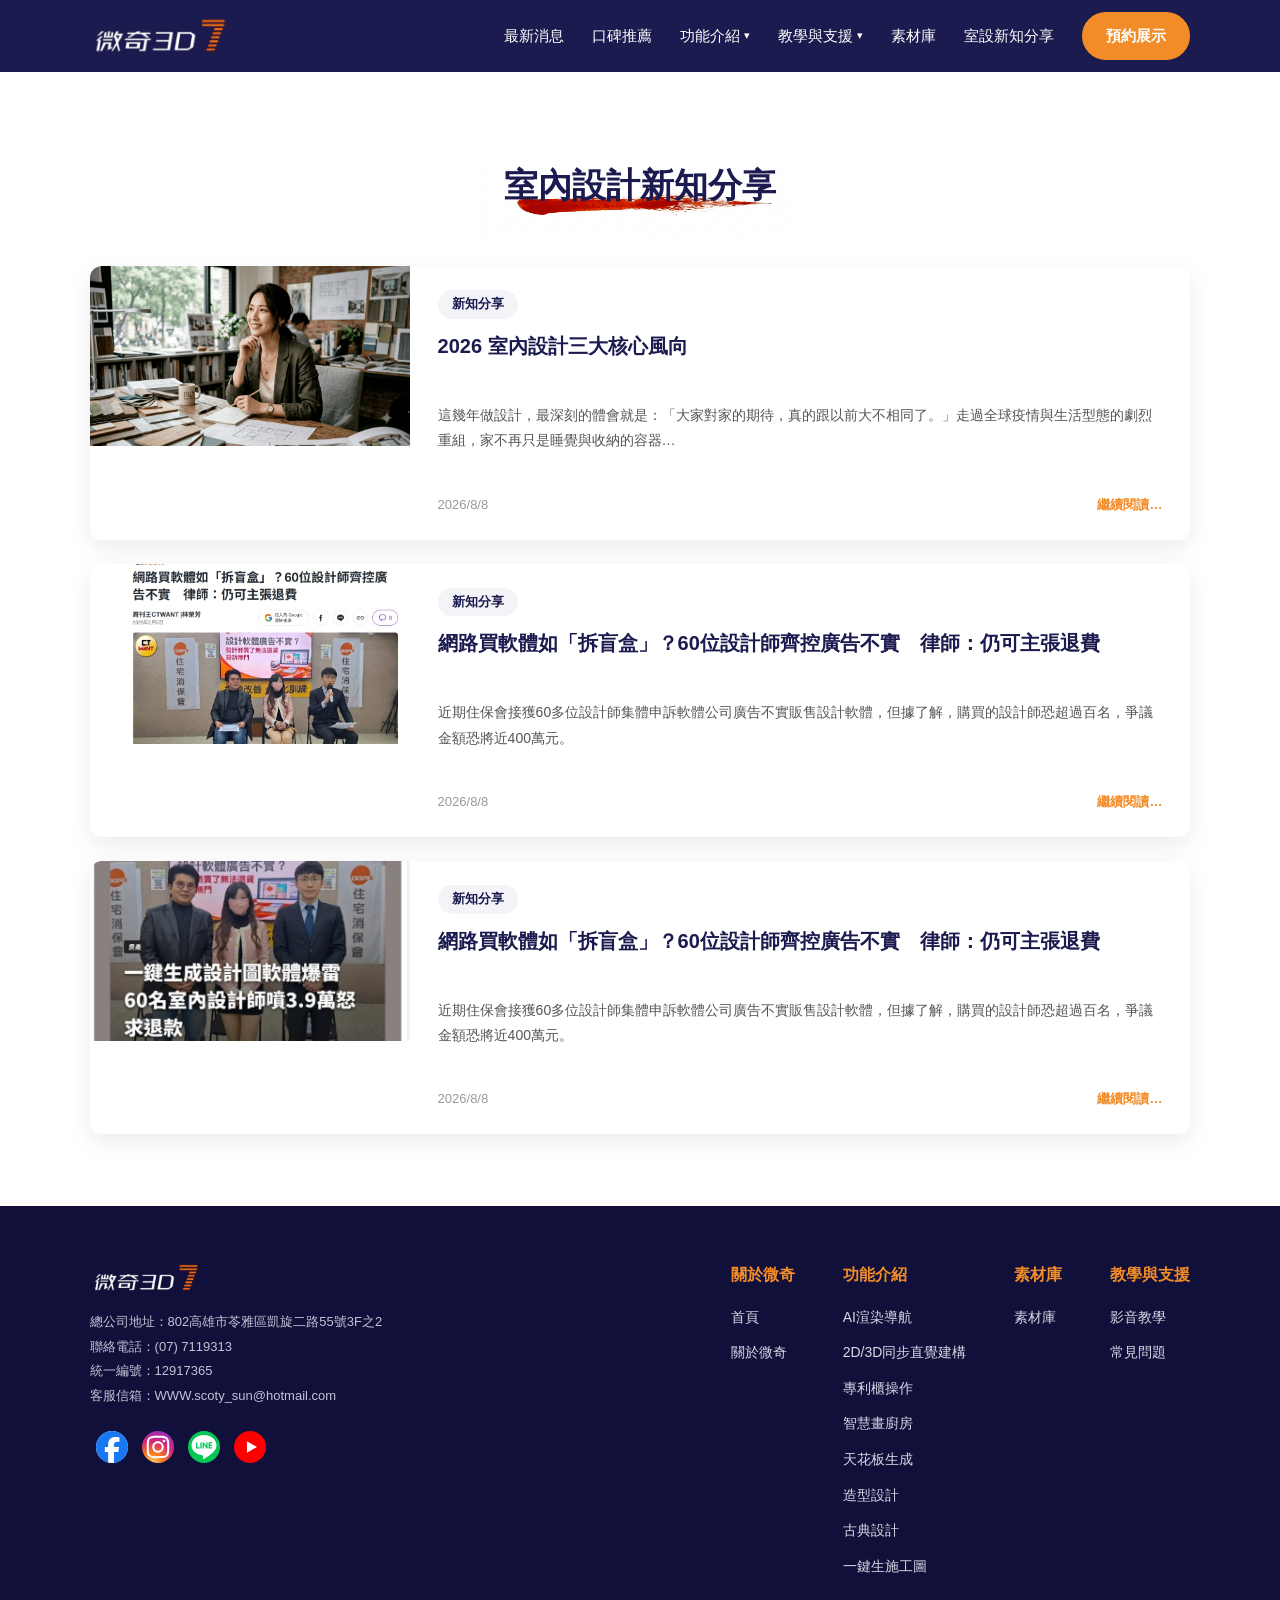
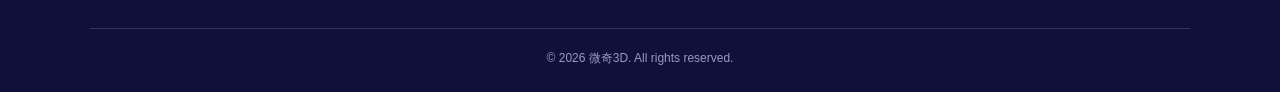
<file: insights.html>
<!DOCTYPE html>
<html lang="zh-Hant">
<head>
  <!-- 預覽站專用：禁止索引 -->
  <meta name="robots" content="noindex, nofollow">
<meta charset="UTF-8">
<meta name="viewport" content="width=device-width, initial-scale=1.0">
<meta name="description" content="微奇3D室內設計新知分享——掌握最新室內設計趨勢、產業新聞與實用知識，每月更新精選文章。">
<title>微奇3D｜室設新知分享</title>
<link rel="stylesheet" href="css/style.css">
<script src="js/main.js" defer></script>
</head>
<body>

<header class="navbar">
  <div class="container navbar-inner">
    <a href="index.html" class="logo">
      <img src="assets/logo.png" alt="微奇3D" loading="eager">
    </a>
    <button class="nav-toggle" aria-label="開啟選單" aria-expanded="false" aria-controls="nav-links">
      <span></span><span></span><span></span>
    </button>
    <ul class="nav-links" id="nav-links">
      <li><a href="https://www.facebook.com/profile.php?id=61578961137169" target="_blank" rel="noopener">最新消息</a></li>
      <li><a href="reviews.html">口碑推薦</a></li>
      <li class="dropdown">
        <a href="features.html">功能介紹 <span class="caret" aria-hidden="true">▾</span></a>
        <ul class="menu">
          <li><a href="features.html#ai-render">AI渲染導航</a></li>
          <li><a href="features.html#build-2d3d">2D/3D同步直覺建構</a></li>
          <li><a href="features.html#cabinet">專利櫃操作</a></li>
          <li><a href="features.html#kitchen">智慧畫廚房</a></li>
          <li><a href="features.html#ceiling">天花板生成</a></li>
          <li><a href="features.html#freeform">造型設計</a></li>
          <li><a href="features.html#classic">古典設計</a></li>
          <li><a href="features.html#shop-drawing">一鍵生施工圖</a></li>
        </ul>
      </li>
      <li class="dropdown">
        <a href="support.html">教學與支援 <span class="caret" aria-hidden="true">▾</span></a>
        <ul class="menu">
          <li><a href="support.html#videos">影音教學</a></li>
          <li><a href="support.html#faq">常見問題</a></li>
        </ul>
      </li>
      <li><a href="materials.html">素材庫</a></li>
      <li><a href="insights.html">室設新知分享</a></li>
      <li><a href="https://lin.ee/9hbubWU" class="btn btn-cta" target="_blank" rel="noopener">預約展示</a></li>
    </ul>
  </div>
</header>

<main>

<section class="home-section news-list">
  <div class="container">
    <h1 class="sec-title"><span class="sec-title-text" style="--brush:url(../assets/brush-news.png)">室內設計新知分享</span></h1>
    <!-- 分頁移除（2026-08-20 業主定案）：文章不多，改為單一列表；Rails 版
           接手後由後台決定顯示篇數。素材庫仍保留分頁，兩者不共用。 -->
      <div class="news-cards">
          <a href="article.html" class="news-card">
            <div class="news-card-media">
              <img src="assets/news-1.png" alt="2026 室內設計三大核心風向 文章封面" loading="lazy">
            </div>
            <div class="news-card-body">
              <span class="news-tag">新知分享</span>
              <h3 class="news-card-title">2026 室內設計三大核心風向</h3>
              <p class="news-card-excerpt">這幾年做設計，最深刻的體會就是：「大家對家的期待，真的跟以前大不相同了。」走過全球疫情與生活型態的劇烈重組，家不再只是睡覺與收納的容器…</p>
              <div class="news-card-meta">
                <span class="news-card-date">2026/8/8</span>
                <span class="news-card-more">繼續閱讀…</span>
              </div>
            </div>
          </a>
          <a href="article.html" class="news-card">
            <div class="news-card-media">
              <img src="assets/news-2.jpg" alt="網路買軟體如「拆盲盒」？60位設計師齊控廣告不實　律師：仍可主張退費 文章封面" loading="lazy">
            </div>
            <div class="news-card-body">
              <span class="news-tag">新知分享</span>
              <h3 class="news-card-title">網路買軟體如「拆盲盒」？60位設計師齊控廣告不實　律師：仍可主張退費</h3>
              <p class="news-card-excerpt">近期住保會接獲60多位設計師集體申訴軟體公司廣告不實販售設計軟體，但據了解，購買的設計師恐超過百名，爭議金額恐將近400萬元。</p>
              <div class="news-card-meta">
                <span class="news-card-date">2026/8/8</span>
                <span class="news-card-more">繼續閱讀…</span>
              </div>
            </div>
          </a>
          <a href="article.html" class="news-card">
            <div class="news-card-media">
              <img src="assets/news-3.jpg" alt="網路買軟體如「拆盲盒」？60位設計師齊控廣告不實　律師：仍可主張退費 文章封面" loading="lazy">
            </div>
            <div class="news-card-body">
              <span class="news-tag">新知分享</span>
              <h3 class="news-card-title">網路買軟體如「拆盲盒」？60位設計師齊控廣告不實　律師：仍可主張退費</h3>
              <p class="news-card-excerpt">近期住保會接獲60多位設計師集體申訴軟體公司廣告不實販售設計軟體，但據了解，購買的設計師恐超過百名，爭議金額恐將近400萬元。</p>
              <div class="news-card-meta">
                <span class="news-card-date">2026/8/8</span>
                <span class="news-card-more">繼續閱讀…</span>
              </div>
            </div>
          </a>
      </div>
    </div>
</section>

</main>

<footer class="site-footer">
  <div class="container footer-grid">
    <div class="footer-col footer-company">
      <img src="assets/logo.png" alt="微奇3D" class="footer-logo" loading="lazy">
      <p class="footer-info">
        總公司地址：802高雄市苓雅區凱旋二路55號3F之2<br>
        聯絡電話：(07) 7119313<br>
        統一編號：12917365<br>
        客服信箱：WWW.scoty_sun@hotmail.com
      </p>
      <ul class="footer-social">
        <li>
          <a href="https://www.facebook.com/profile.php?id=61578961137169" target="_blank" rel="noopener" aria-label="前往微奇3D Facebook 粉絲專頁（另開新視窗）">
            <img src="assets/social-fb.svg" alt="" width="72" height="72" loading="lazy">
          </a>
        </li>
        <li>
          <a href="https://www.instagram.com/virmaxx3d" target="_blank" rel="noopener" aria-label="前往微奇3D Instagram 帳號（另開新視窗）">
            <img src="assets/social-ig.svg" alt="" width="72" height="72" loading="lazy">
          </a>
        </li>
        <li>
          <a href="https://lin.ee/9hbubWU" target="_blank" rel="noopener" aria-label="加入微奇3D LINE 官方帳號好友（另開新視窗）">
            <img src="assets/social-line.svg" alt="" width="72" height="72" loading="lazy">
          </a>
        </li>
        <li>
          <a href="https://www.youtube.com/@virmaxx3d736" target="_blank" rel="noopener" aria-label="前往微奇3D YouTube 頻道（另開新視窗）">
            <img src="assets/social-yt.svg" alt="" width="72" height="72" loading="lazy">
          </a>
        </li>
      </ul>
    </div>
    <div class="footer-col">
      <h3>關於微奇</h3>
      <ul>
        <li><a href="index.html">首頁</a></li>
        <li><a href="index.html#about">關於微奇</a></li>
      </ul>
    </div>
    <div class="footer-col">
      <h3>功能介紹</h3>
      <ul>
        <li><a href="features.html#ai-render">AI渲染導航</a></li>
        <li><a href="features.html#build-2d3d">2D/3D同步直覺建構</a></li>
        <li><a href="features.html#cabinet">專利櫃操作</a></li>
        <li><a href="features.html#kitchen">智慧畫廚房</a></li>
        <li><a href="features.html#ceiling">天花板生成</a></li>
        <li><a href="features.html#freeform">造型設計</a></li>
        <li><a href="features.html#classic">古典設計</a></li>
        <li><a href="features.html#shop-drawing">一鍵生施工圖</a></li>
      </ul>
    </div>
    <div class="footer-col">
      <h3>素材庫</h3>
      <ul>
        <li><a href="materials.html">素材庫</a></li>
      </ul>
    </div>
    <div class="footer-col">
      <h3>教學與支援</h3>
      <ul>
        <li><a href="support.html#videos">影音教學</a></li>
        <li><a href="support.html#faq">常見問題</a></li>
      </ul>
    </div>
  </div>
  <div class="footer-bottom container">
    <p>&copy; 2026 微奇3D. All rights reserved.</p>
  </div>
</footer>

</body>
</html>
</file>
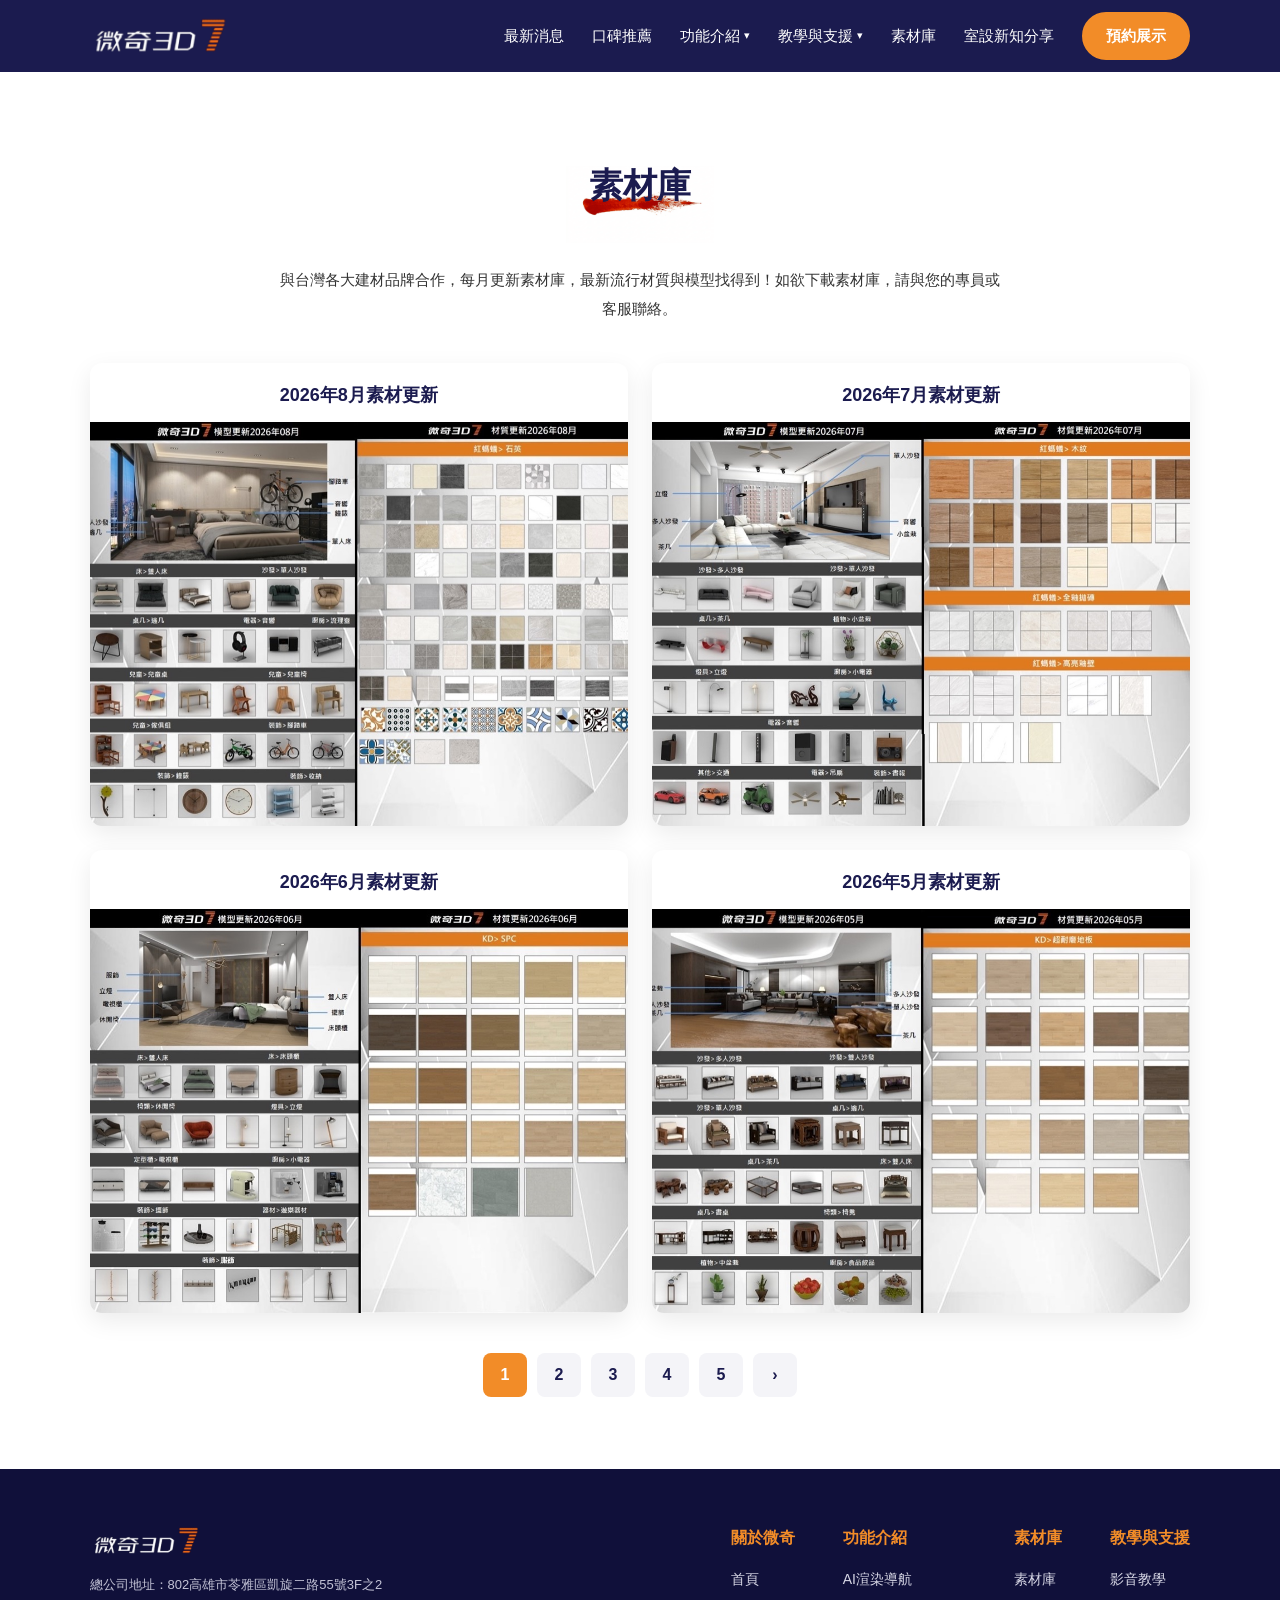
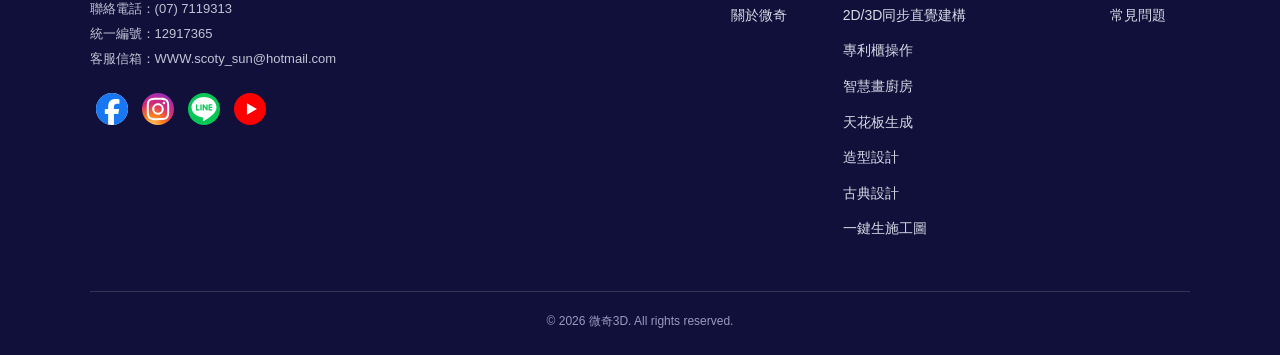
<file: materials.html>
<!DOCTYPE html>
<html lang="zh-Hant">
<head>
  <!-- 預覽站專用：禁止索引 -->
  <meta name="robots" content="noindex, nofollow">
<meta charset="UTF-8">
<meta name="viewport" content="width=device-width, initial-scale=1.0">
<meta name="description" content="微奇3D素材庫——與台灣各大建材品牌合作，每月更新最新流行材質與模型，持續擴充設計素材資源。">
<title>微奇3D｜素材庫</title>
<link rel="stylesheet" href="css/style.css">
<script src="js/main.js" defer></script>
</head>
<body>

<header class="navbar">
  <div class="container navbar-inner">
    <a href="index.html" class="logo">
      <img src="assets/logo.png" alt="微奇3D" loading="eager">
    </a>
    <button class="nav-toggle" aria-label="開啟選單" aria-expanded="false" aria-controls="nav-links">
      <span></span><span></span><span></span>
    </button>
    <ul class="nav-links" id="nav-links">
      <li><a href="https://www.facebook.com/profile.php?id=61578961137169" target="_blank" rel="noopener">最新消息</a></li>
      <li><a href="reviews.html">口碑推薦</a></li>
      <li class="dropdown">
        <a href="features.html">功能介紹 <span class="caret" aria-hidden="true">▾</span></a>
        <ul class="menu">
          <li><a href="features.html#ai-render">AI渲染導航</a></li>
          <li><a href="features.html#build-2d3d">2D/3D同步直覺建構</a></li>
          <li><a href="features.html#cabinet">專利櫃操作</a></li>
          <li><a href="features.html#kitchen">智慧畫廚房</a></li>
          <li><a href="features.html#ceiling">天花板生成</a></li>
          <li><a href="features.html#freeform">造型設計</a></li>
          <li><a href="features.html#classic">古典設計</a></li>
          <li><a href="features.html#shop-drawing">一鍵生施工圖</a></li>
        </ul>
      </li>
      <li class="dropdown">
        <a href="support.html">教學與支援 <span class="caret" aria-hidden="true">▾</span></a>
        <ul class="menu">
          <li><a href="support.html#videos">影音教學</a></li>
          <li><a href="support.html#faq">常見問題</a></li>
        </ul>
      </li>
      <li><a href="materials.html">素材庫</a></li>
      <li><a href="insights.html">室設新知分享</a></li>
      <li><a href="https://lin.ee/9hbubWU" class="btn btn-cta" target="_blank" rel="noopener">預約展示</a></li>
    </ul>
  </div>
</header>

<main>

<section class="home-section materials-gallery">
  <div class="container">
    <h1 class="sec-title"><span class="sec-title-text" style="--brush:url(../assets/brush-materials.png)">素材庫</span></h1>
    <p class="sec-desc">與台灣各大建材品牌合作，每月更新素材庫，最新流行材質與模型找得到！如欲下載素材庫，請與您的專員或客服聯絡。</p>
    <div data-page-group>
      <div class="page-panel" data-page="1">
        <div class="grid-2 material-grid">
          <article class="material-card">
            <h3>2026年8月素材更新</h3>
            <img src="assets/catalog-2026-08.jpg" alt="2026年8月素材更新 目錄封面" data-lightbox loading="lazy">
          </article>
          <article class="material-card">
            <h3>2026年7月素材更新</h3>
            <img src="assets/catalog-2026-07.jpg" alt="2026年7月素材更新 目錄封面" data-lightbox loading="lazy">
          </article>
          <article class="material-card">
            <h3>2026年6月素材更新</h3>
            <img src="assets/catalog-2026-06.jpg" alt="2026年6月素材更新 目錄封面" data-lightbox loading="lazy">
          </article>
          <article class="material-card">
            <h3>2026年5月素材更新</h3>
            <img src="assets/catalog-2026-05.jpg" alt="2026年5月素材更新 目錄封面" data-lightbox loading="lazy">
          </article>
        </div>
      </div>
      <div class="page-panel" data-page="2">
        <div class="grid-2 material-grid">
          <div class="material-placeholder">歷史素材（示意）</div>
          <div class="material-placeholder">歷史素材（示意）</div>
          <div class="material-placeholder">歷史素材（示意）</div>
          <div class="material-placeholder">歷史素材（示意）</div>
        </div>
      </div>
      <div class="page-panel" data-page="3">
        <div class="grid-2 material-grid">
          <div class="material-placeholder">歷史素材（示意）</div>
          <div class="material-placeholder">歷史素材（示意）</div>
          <div class="material-placeholder">歷史素材（示意）</div>
          <div class="material-placeholder">歷史素材（示意）</div>
        </div>
      </div>
      <div class="page-panel" data-page="4">
        <div class="grid-2 material-grid">
          <div class="material-placeholder">歷史素材（示意）</div>
          <div class="material-placeholder">歷史素材（示意）</div>
          <div class="material-placeholder">歷史素材（示意）</div>
          <div class="material-placeholder">歷史素材（示意）</div>
        </div>
      </div>
      <div class="page-panel" data-page="5">
        <div class="grid-2 material-grid">
          <div class="material-placeholder">歷史素材（示意）</div>
          <div class="material-placeholder">歷史素材（示意）</div>
          <div class="material-placeholder">歷史素材（示意）</div>
          <div class="material-placeholder">歷史素材（示意）</div>
        </div>
      </div>
      <nav class="pagination">
        <a href="#" data-goto="1">1</a>
        <a href="#" data-goto="2">2</a>
        <a href="#" data-goto="3">3</a>
        <a href="#" data-goto="4">4</a>
        <a href="#" data-goto="5">5</a>
        <a href="#" data-goto="next">›</a>
      </nav>
    </div>
  </div>
</section>

</main>

<footer class="site-footer">
  <div class="container footer-grid">
    <div class="footer-col footer-company">
      <img src="assets/logo.png" alt="微奇3D" class="footer-logo" loading="lazy">
      <p class="footer-info">
        總公司地址：802高雄市苓雅區凱旋二路55號3F之2<br>
        聯絡電話：(07) 7119313<br>
        統一編號：12917365<br>
        客服信箱：WWW.scoty_sun@hotmail.com
      </p>
      <ul class="footer-social">
        <li>
          <a href="https://www.facebook.com/profile.php?id=61578961137169" target="_blank" rel="noopener" aria-label="前往微奇3D Facebook 粉絲專頁（另開新視窗）">
            <img src="assets/social-fb.svg" alt="" width="72" height="72" loading="lazy">
          </a>
        </li>
        <li>
          <a href="https://www.instagram.com/virmaxx3d" target="_blank" rel="noopener" aria-label="前往微奇3D Instagram 帳號（另開新視窗）">
            <img src="assets/social-ig.svg" alt="" width="72" height="72" loading="lazy">
          </a>
        </li>
        <li>
          <a href="https://lin.ee/9hbubWU" target="_blank" rel="noopener" aria-label="加入微奇3D LINE 官方帳號好友（另開新視窗）">
            <img src="assets/social-line.svg" alt="" width="72" height="72" loading="lazy">
          </a>
        </li>
        <li>
          <a href="https://www.youtube.com/@virmaxx3d736" target="_blank" rel="noopener" aria-label="前往微奇3D YouTube 頻道（另開新視窗）">
            <img src="assets/social-yt.svg" alt="" width="72" height="72" loading="lazy">
          </a>
        </li>
      </ul>
    </div>
    <div class="footer-col">
      <h3>關於微奇</h3>
      <ul>
        <li><a href="index.html">首頁</a></li>
        <li><a href="index.html#about">關於微奇</a></li>
      </ul>
    </div>
    <div class="footer-col">
      <h3>功能介紹</h3>
      <ul>
        <li><a href="features.html#ai-render">AI渲染導航</a></li>
        <li><a href="features.html#build-2d3d">2D/3D同步直覺建構</a></li>
        <li><a href="features.html#cabinet">專利櫃操作</a></li>
        <li><a href="features.html#kitchen">智慧畫廚房</a></li>
        <li><a href="features.html#ceiling">天花板生成</a></li>
        <li><a href="features.html#freeform">造型設計</a></li>
        <li><a href="features.html#classic">古典設計</a></li>
        <li><a href="features.html#shop-drawing">一鍵生施工圖</a></li>
      </ul>
    </div>
    <div class="footer-col">
      <h3>素材庫</h3>
      <ul>
        <li><a href="materials.html">素材庫</a></li>
      </ul>
    </div>
    <div class="footer-col">
      <h3>教學與支援</h3>
      <ul>
        <li><a href="support.html#videos">影音教學</a></li>
        <li><a href="support.html#faq">常見問題</a></li>
      </ul>
    </div>
  </div>
  <div class="footer-bottom container">
    <p>&copy; 2026 微奇3D. All rights reserved.</p>
  </div>
</footer>

</body>
</html>
</file>
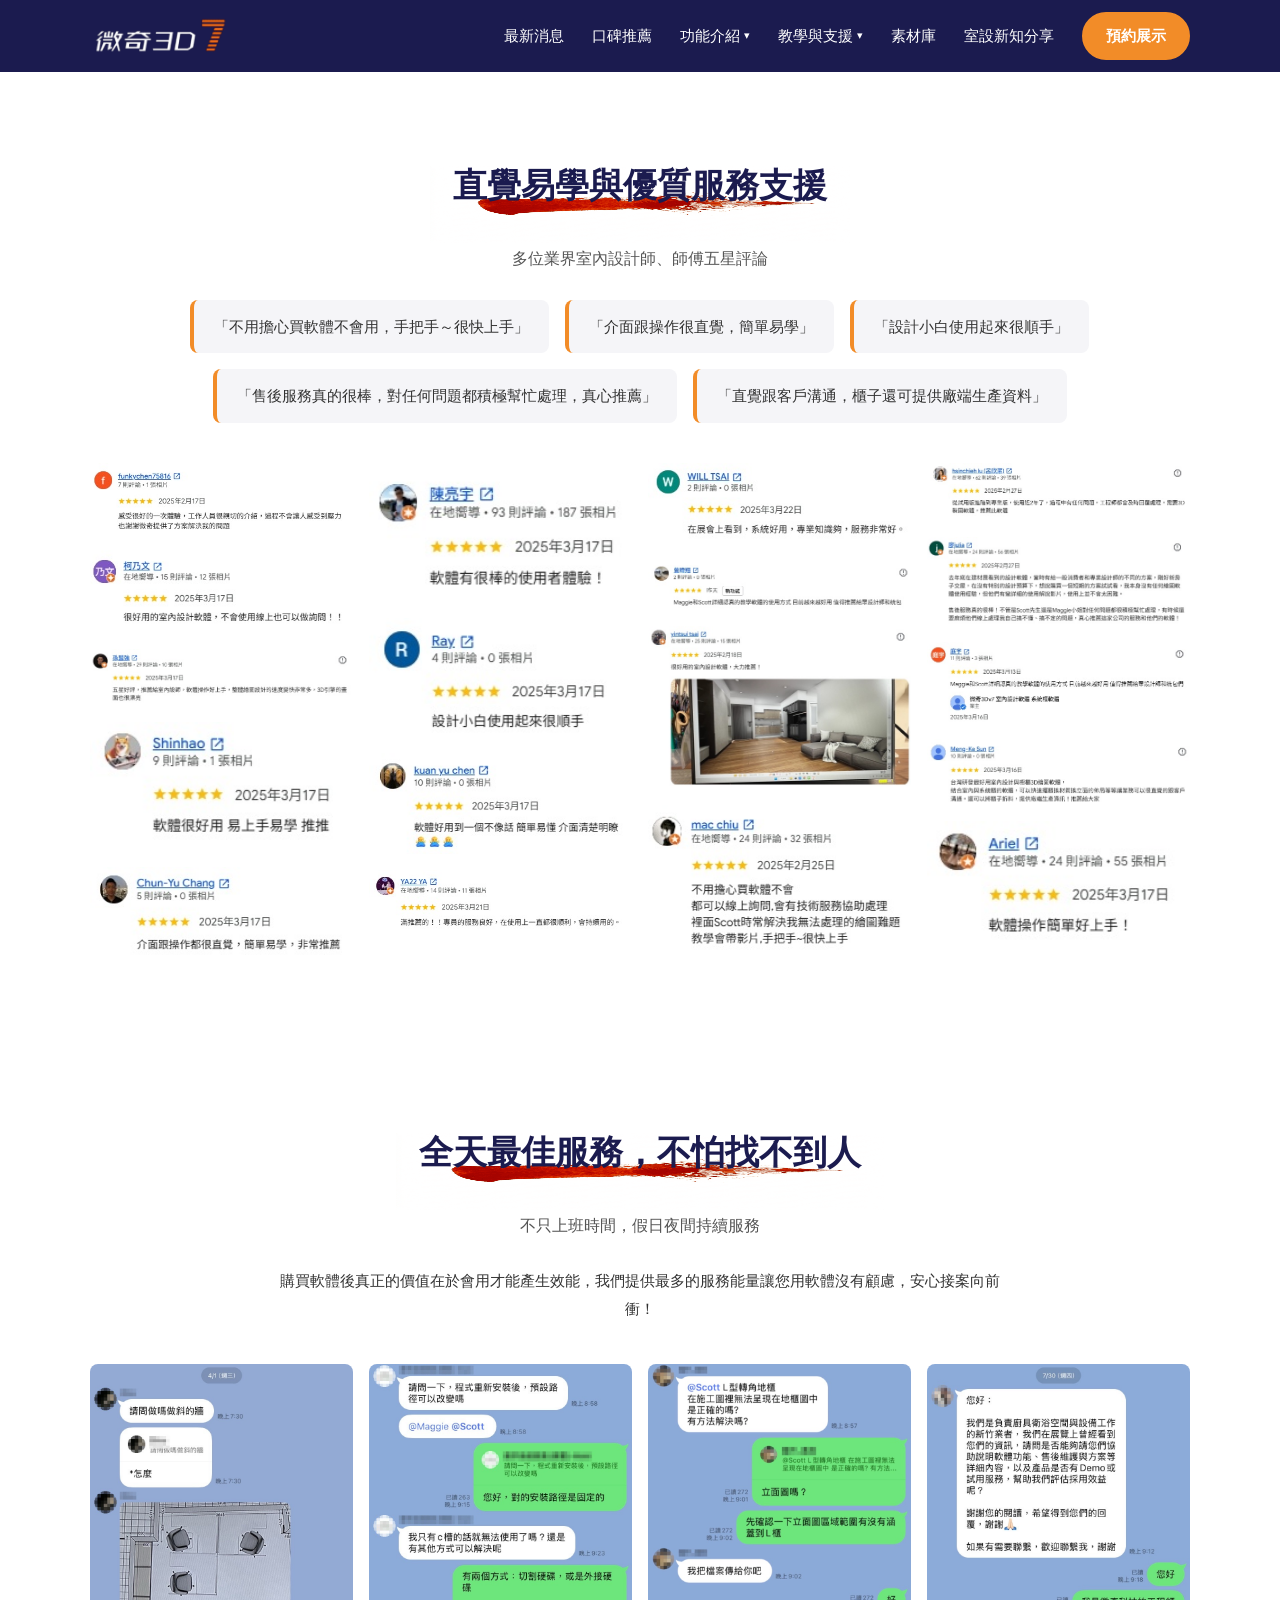
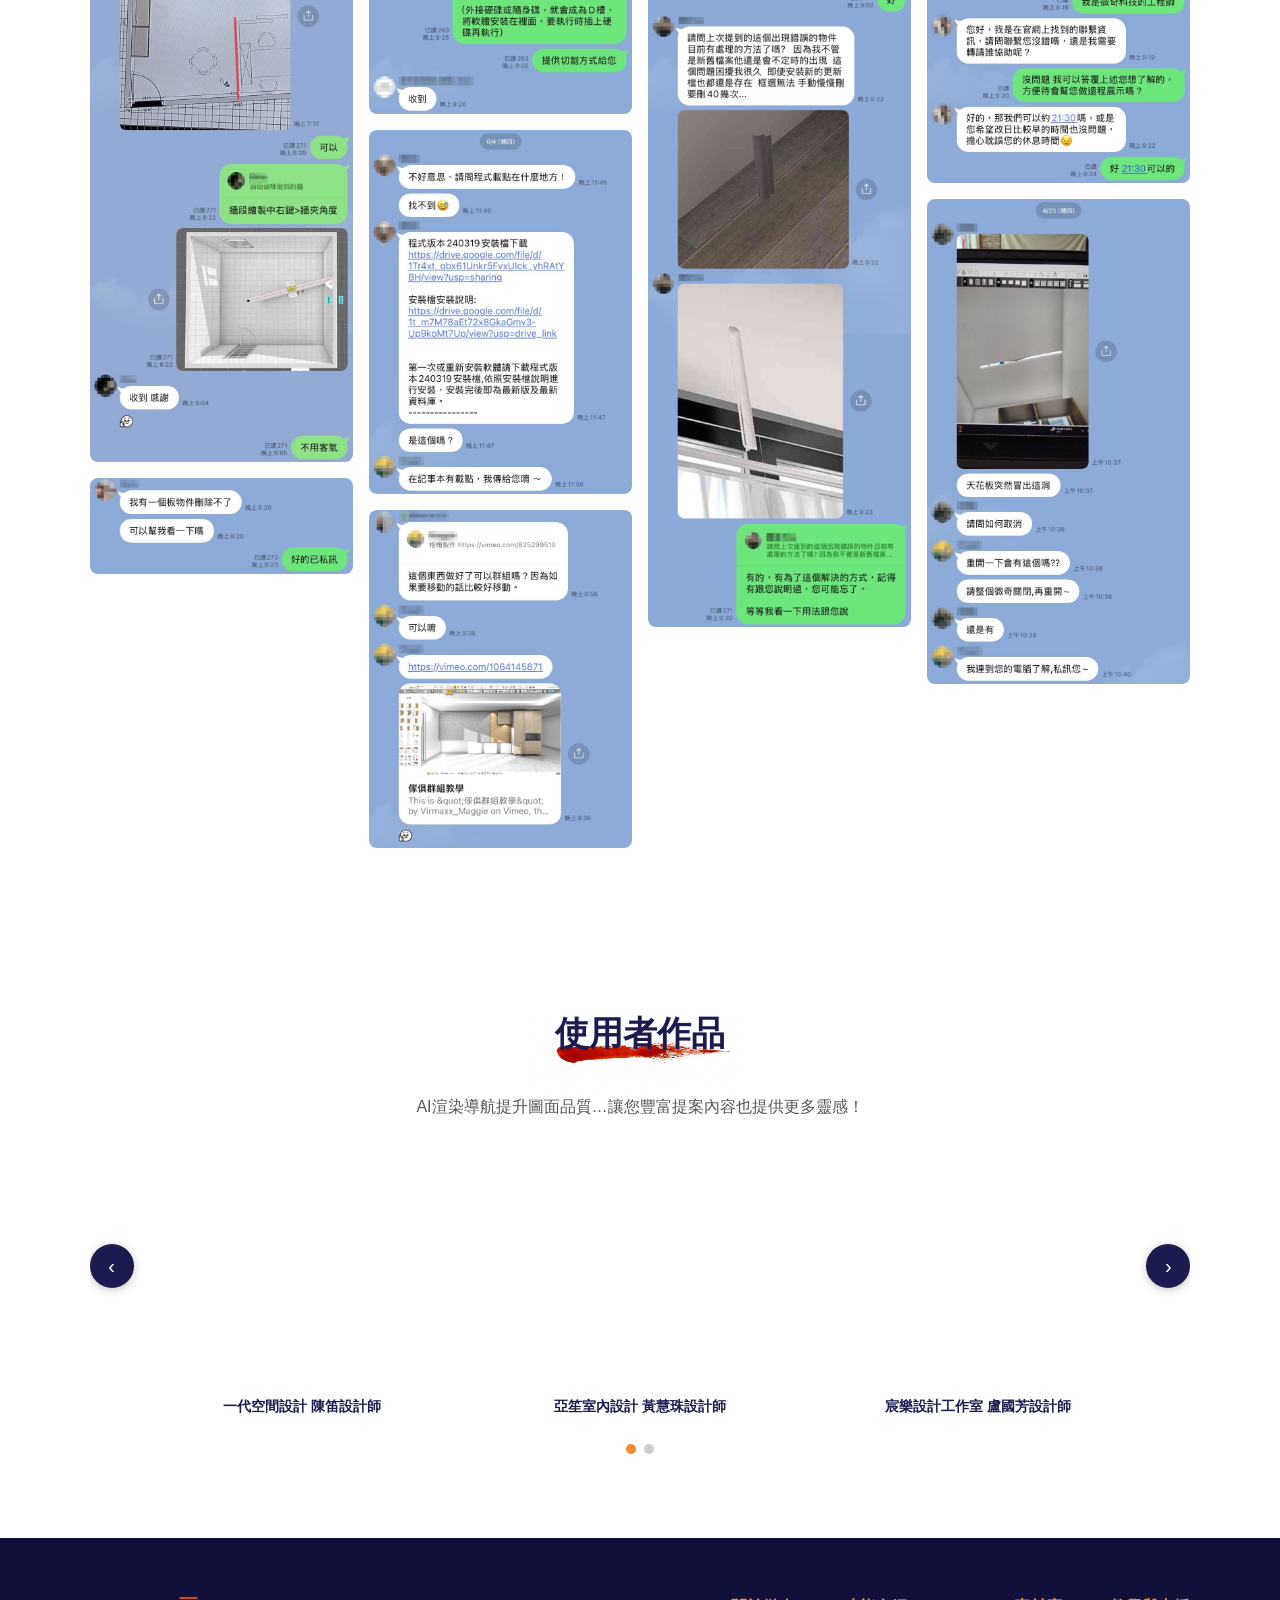
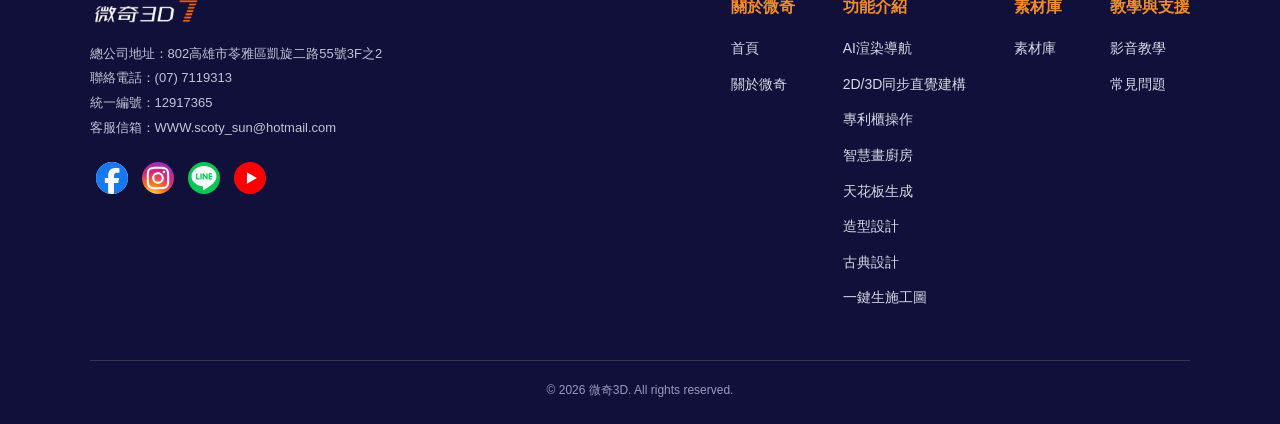
<file: reviews.html>
<!DOCTYPE html>
<html lang="zh-Hant">
<head>
  <!-- 預覽站專用：禁止索引 -->
  <meta name="robots" content="noindex, nofollow">
<meta charset="UTF-8">
<meta name="viewport" content="width=device-width, initial-scale=1.0">
<meta name="description" content="微奇3D口碑推薦——多位業界室內設計師、師傅五星好評，直覺易學、服務不打烊，精選使用者作品與客服對話實績。">
<title>微奇3D｜口碑推薦</title>
<link rel="stylesheet" href="css/style.css">
<script src="js/main.js" defer></script>
</head>
<body>

<header class="navbar">
  <div class="container navbar-inner">
    <a href="index.html" class="logo">
      <img src="assets/logo.png" alt="微奇3D" loading="eager">
    </a>
    <button class="nav-toggle" aria-label="開啟選單" aria-expanded="false" aria-controls="nav-links">
      <span></span><span></span><span></span>
    </button>
    <ul class="nav-links" id="nav-links">
      <li><a href="https://www.facebook.com/profile.php?id=61578961137169" target="_blank" rel="noopener">最新消息</a></li>
      <li><a href="reviews.html">口碑推薦</a></li>
      <li class="dropdown">
        <a href="features.html">功能介紹 <span class="caret" aria-hidden="true">▾</span></a>
        <ul class="menu">
          <li><a href="features.html#ai-render">AI渲染導航</a></li>
          <li><a href="features.html#build-2d3d">2D/3D同步直覺建構</a></li>
          <li><a href="features.html#cabinet">專利櫃操作</a></li>
          <li><a href="features.html#kitchen">智慧畫廚房</a></li>
          <li><a href="features.html#ceiling">天花板生成</a></li>
          <li><a href="features.html#freeform">造型設計</a></li>
          <li><a href="features.html#classic">古典設計</a></li>
          <li><a href="features.html#shop-drawing">一鍵生施工圖</a></li>
        </ul>
      </li>
      <li class="dropdown">
        <a href="support.html">教學與支援 <span class="caret" aria-hidden="true">▾</span></a>
        <ul class="menu">
          <li><a href="support.html#videos">影音教學</a></li>
          <li><a href="support.html#faq">常見問題</a></li>
        </ul>
      </li>
      <li><a href="materials.html">素材庫</a></li>
      <li><a href="insights.html">室設新知分享</a></li>
      <li><a href="https://lin.ee/9hbubWU" class="btn btn-cta" target="_blank" rel="noopener">預約展示</a></li>
    </ul>
  </div>
</header>

<main>

<section class="home-section reviews-wall">
  <div class="container">
    <h1 class="sec-title"><span class="sec-title-text" style="--brush:url(../assets/brush-reviews.png)">直覺易學與優質服務支援</span></h1>
    <p class="sec-sub">多位業界室內設計師、師傅五星評論</p>
    <div class="quote-row">
      <p class="quote-item">「不用擔心買軟體不會用，手把手～很快上手」</p>
      <p class="quote-item">「介面跟操作很直覺，簡單易學」</p>
      <p class="quote-item">「設計小白使用起來很順手」</p>
      <p class="quote-item">「售後服務真的很棒，對任何問題都積極幫忙處理，真心推薦」</p>
      <p class="quote-item">「直覺跟客戶溝通，櫃子還可提供廠端生產資料」</p>
    </div>
    <div class="masonry">
      <img src="assets/review-1.jpg" alt="口碑評論截圖 1" data-lightbox loading="lazy">
      <img src="assets/review-2.jpg" alt="口碑評論截圖 2" data-lightbox loading="lazy">
      <img src="assets/review-3.jpg" alt="口碑評論截圖 3" data-lightbox loading="lazy">
      <img src="assets/review-4.jpg" alt="口碑評論截圖 4" data-lightbox loading="lazy">
      <img src="assets/review-5.jpg" alt="口碑評論截圖 5" data-lightbox loading="lazy">
      <img src="assets/review-6.jpg" alt="口碑評論截圖 6" data-lightbox loading="lazy">
      <img src="assets/review-7.jpg" alt="口碑評論截圖 7" data-lightbox loading="lazy">
      <img src="assets/review-8.jpg" alt="口碑評論截圖 8" data-lightbox loading="lazy">
      <img src="assets/review-9.jpg" alt="口碑評論截圖 9" data-lightbox loading="lazy">
      <img src="assets/review-10.jpg" alt="口碑評論截圖 10" data-lightbox loading="lazy">
      <img src="assets/review-11.jpg" alt="口碑評論截圖 11" data-lightbox loading="lazy">
      <img src="assets/review-12.jpg" alt="口碑評論截圖 12" data-lightbox loading="lazy">
      <img src="assets/review-13.jpg" alt="口碑評論截圖 13" data-lightbox loading="lazy">
      <img src="assets/review-14.jpg" alt="口碑評論截圖 14" data-lightbox loading="lazy">
      <img src="assets/review-15.jpg" alt="口碑評論截圖 15" data-lightbox loading="lazy">
      <img src="assets/review-16.jpg" alt="口碑評論截圖 16" data-lightbox loading="lazy">
      <img src="assets/review-17.jpg" alt="口碑評論截圖 17" data-lightbox loading="lazy">
      <img src="assets/review-18.jpg" alt="口碑評論截圖 18" data-lightbox loading="lazy">
    </div>
  </div>
</section>

<section class="home-section reviews-cs">
  <div class="container">
    <h2 class="sec-title"><span class="sec-title-text" style="--brush:url(../assets/brush-reviews.png)">全天最佳服務，不怕找不到人</span></h2>
    <p class="sec-sub">不只上班時間，假日夜間持續服務</p>
    <p class="sec-desc">購買軟體後真正的價值在於會用才能產生效能，我們提供最多的服務能量讓您用軟體沒有顧慮，安心接案向前衝！</p>
    <!-- 分欄依業主 2026-08-22 提供的參考畫面指定，非瀏覽器自行分配。
         <1024px 時 .masonry-col 會以 display:contents 消失，圖片退回多欄流。 -->
    <div class="masonry masonry-cols">
      <div class="masonry-col">
        <img src="assets/cs-6.jpg" alt="客服對話截圖 6" data-lightbox loading="lazy">
        <img src="assets/cs-7.jpg" alt="客服對話截圖 7" data-lightbox loading="lazy">
      </div>
      <div class="masonry-col">
        <img src="assets/cs-3.jpg" alt="客服對話截圖 3" data-lightbox loading="lazy">
        <img src="assets/cs-2.jpg" alt="客服對話截圖 2" data-lightbox loading="lazy">
        <img src="assets/cs-8.jpg" alt="客服對話截圖 8" data-lightbox loading="lazy">
      </div>
      <div class="masonry-col">
        <img src="assets/cs-5.jpg" alt="客服對話截圖 5" data-lightbox loading="lazy">
      </div>
      <div class="masonry-col">
        <img src="assets/cs-1.jpg" alt="客服對話截圖 1" data-lightbox loading="lazy">
        <img src="assets/cs-4.jpg" alt="客服對話截圖 4" data-lightbox loading="lazy">
      </div>
    </div>
  </div>
</section>

<section class="home-section reviews-work">
  <div class="container">
    <h2 class="sec-title"><span class="sec-title-text" style="--brush:url(../assets/brush-reviews.png)">使用者作品</span></h2>
    <p class="sec-sub">AI渲染導航提升圖面品質…讓您豐富提案內容也提供更多靈感！</p>
    <div class="carousel work-carousel" data-carousel data-single-mobile=".work-item">
      <div class="carousel-track">
        <div class="carousel-page">
          <div class="grid-3">
            <figure class="work-item">
              <img src="assets/work-1.png" alt="使用者作品：一代空間設計 陳笛設計師" data-lightbox loading="lazy">
              <figcaption>一代空間設計 陳笛設計師</figcaption>
            </figure>
            <figure class="work-item">
              <img src="assets/work-2.png" alt="使用者作品：亞笙室內設計 黃慧珠設計師" data-lightbox loading="lazy">
              <figcaption>亞笙室內設計 黃慧珠設計師</figcaption>
            </figure>
            <figure class="work-item">
              <img src="assets/work-3.png" alt="使用者作品：宸樂設計工作室 盧國芳設計師" data-lightbox loading="lazy">
              <figcaption>宸樂設計工作室 盧國芳設計師</figcaption>
            </figure>
          </div>
        </div>
        <div class="carousel-page">
          <div class="grid-3">
            <figure class="work-item">
              <img src="assets/work-4.png" alt="使用者作品：木可國際空間設計 Joyce梁" data-lightbox loading="lazy">
              <figcaption>木可國際空間設計 Joyce梁</figcaption>
            </figure>
            <figure class="work-item">
              <img src="assets/work-5.png" alt="使用者作品：木麻黃設計 黃朝貴設計師" data-lightbox loading="lazy">
              <figcaption>木麻黃設計 黃朝貴設計師</figcaption>
            </figure>
            <figure class="work-item">
              <img src="assets/work-6.png" alt="使用者作品：美實室內設計 黃志誠設計師" data-lightbox loading="lazy">
              <figcaption>美實室內設計 黃志誠設計師</figcaption>
            </figure>
          </div>
        </div>
      </div>
      <!-- 手機版把翻頁控制集中成底部一列（‹ ●● ›），桌機仍為左右浮動箭頭；
           包一層 .carousel-nav 讓手機的 flex 排列有掛載點，桌機下此層不影響
           絕對定位（見 css 註解）。 -->
      <div class="carousel-nav">
        <button class="carousel-prev" aria-label="上一頁">‹</button>
        <div class="carousel-dots"></div>
        <button class="carousel-next" aria-label="下一頁">›</button>
      </div>
    </div>
  </div>
</section>

</main>

<footer class="site-footer">
  <div class="container footer-grid">
    <div class="footer-col footer-company">
      <img src="assets/logo.png" alt="微奇3D" class="footer-logo" loading="lazy">
      <p class="footer-info">
        總公司地址：802高雄市苓雅區凱旋二路55號3F之2<br>
        聯絡電話：(07) 7119313<br>
        統一編號：12917365<br>
        客服信箱：WWW.scoty_sun@hotmail.com
      </p>
      <ul class="footer-social">
        <li>
          <a href="https://www.facebook.com/profile.php?id=61578961137169" target="_blank" rel="noopener" aria-label="前往微奇3D Facebook 粉絲專頁（另開新視窗）">
            <img src="assets/social-fb.svg" alt="" width="72" height="72" loading="lazy">
          </a>
        </li>
        <li>
          <a href="https://www.instagram.com/virmaxx3d" target="_blank" rel="noopener" aria-label="前往微奇3D Instagram 帳號（另開新視窗）">
            <img src="assets/social-ig.svg" alt="" width="72" height="72" loading="lazy">
          </a>
        </li>
        <li>
          <a href="https://lin.ee/9hbubWU" target="_blank" rel="noopener" aria-label="加入微奇3D LINE 官方帳號好友（另開新視窗）">
            <img src="assets/social-line.svg" alt="" width="72" height="72" loading="lazy">
          </a>
        </li>
        <li>
          <a href="https://www.youtube.com/@virmaxx3d736" target="_blank" rel="noopener" aria-label="前往微奇3D YouTube 頻道（另開新視窗）">
            <img src="assets/social-yt.svg" alt="" width="72" height="72" loading="lazy">
          </a>
        </li>
      </ul>
    </div>
    <div class="footer-col">
      <h3>關於微奇</h3>
      <ul>
        <li><a href="index.html">首頁</a></li>
        <li><a href="index.html#about">關於微奇</a></li>
      </ul>
    </div>
    <div class="footer-col">
      <h3>功能介紹</h3>
      <ul>
        <li><a href="features.html#ai-render">AI渲染導航</a></li>
        <li><a href="features.html#build-2d3d">2D/3D同步直覺建構</a></li>
        <li><a href="features.html#cabinet">專利櫃操作</a></li>
        <li><a href="features.html#kitchen">智慧畫廚房</a></li>
        <li><a href="features.html#ceiling">天花板生成</a></li>
        <li><a href="features.html#freeform">造型設計</a></li>
        <li><a href="features.html#classic">古典設計</a></li>
        <li><a href="features.html#shop-drawing">一鍵生施工圖</a></li>
      </ul>
    </div>
    <div class="footer-col">
      <h3>素材庫</h3>
      <ul>
        <li><a href="materials.html">素材庫</a></li>
      </ul>
    </div>
    <div class="footer-col">
      <h3>教學與支援</h3>
      <ul>
        <li><a href="support.html#videos">影音教學</a></li>
        <li><a href="support.html#faq">常見問題</a></li>
      </ul>
    </div>
  </div>
  <div class="footer-bottom container">
    <p>&copy; 2026 微奇3D. All rights reserved.</p>
  </div>
</footer>

</body>
</html>
</file>
<file: css/style.css>
/* ==========================================================================
   微奇3D 官網 — 共用樣式表
   結構順序（後續 task 依此順序在檔尾附加各頁樣式）：
   1. tokens + reset + body
   2. .container
   3. navbar
   4. footer
   5. float-btns
   6. lightbox
   7. yt-facade
   8. marquee
   9. carousel
   10. faq
   11. 通用（.sec-title / .btn / grid）
   ========================================================================== */

/* 1. tokens + reset + body ------------------------------------------------ */
:root {
  --navy: #1b1b4f;
  --navy-dark: #10103a;
  --orange: #f28c28;
}

* {
  margin: 0;
  padding: 0;
  box-sizing: border-box;
}

body {
  font-family: "PingFang TC", "Microsoft JhengHei", sans-serif;
  color: #000;
  background: #fff;
  line-height: 1.6;
  -webkit-font-smoothing: antialiased;
}

a {
  color: inherit;
  text-decoration: none;
}

ul,
ol {
  list-style: none;
}

button {
  font: inherit;
}

img {
  max-width: 100%;
  display: block;
}

/* 2. container ------------------------------------------------------------ */
/* 內容容器（2026-08-20 依業主指定，比照 mercedes-benz.com.tw 的規則改寫）。
   量測該站：內容寬 = 視窗 86%、上限 1680px（1960px 視窗時 86% 應為 1686，
   實測仍是 1680，故上限確為 1680）。
   舊值 1200px 是 1366 螢幕時代的慣例，在 1920 上兩側各留 380px 白，畫面
   中央只剩一條內容；改為流動留白後 1920 的內容寬由 1160 增為 1651。
   注意 1280 視窗下反而略窄（1160 → 1101），這是該規則本身的取捨。 */
.container {
  width: 86%;
  max-width: 1680px;
  margin: 0 auto;
  padding: 0;
}

/* 容器放寬是給圖片與格線用的，長段落不能跟著變寬——1680px 下每行會超過
   100 個中文字，遠超易讀上限（35–40 字）。這些選擇器來自全站掃描，是實際
   存在長文的容器。42em 在 15px 字級約 630px、40 字一行。 */
.zigzag-text p,
.article-content p,
.sec-sub {
  max-width: 42em;
}


/* 3. navbar ---------------------------------------------------------------- */
.navbar {
  position: sticky;
  top: 0;
  z-index: 100;
  background: var(--navy);
  color: #fff;
}

.navbar-inner {
  display: flex;
  align-items: center;
  justify-content: space-between;
  height: 72px;
  position: relative;
}

/* 站名連結的可點高度：內容（logo 圖）只有 40px，navbar 有 72px 可用，
   撐到 44 不影響版面。 */
.logo {
  display: inline-flex;
  align-items: center;
  min-height: 44px;
}

.logo img {
  height: 40px;
  display: block;
}

.nav-toggle {
  display: none;
  flex-direction: column;
  justify-content: center;
  align-items: flex-end;
  gap: 5px;
  /* 內容維持 32x32（三條線的寬度不變），靠 content-box + 內距把可點區
     外擴到 44x44——直接把 width/height 改 44 會讓線條跟著變寬。 */
  box-sizing: content-box;
  width: 32px;
  height: 32px;
  padding: 6px;
  margin: -6px;
  background: none;
  border: 0;
  cursor: pointer;
}

.nav-toggle span {
  display: block;
  width: 100%;
  height: 3px;
  background: #fff;
  border-radius: 2px;
  transition: transform .2s, opacity .2s;
}

/* 漢堡 → X 變形。三條線的節距是 8px（3px 線高 + 5px gap），所以上下線各位移
   8px 才會在中線位置交會。開著選單時漢堡仍是三條線的話，「再按一下會關閉」
   得靠使用者猜——X 是這個狀態的視覺出口。 */
.navbar.open .nav-toggle span:nth-child(1) {
  transform: translateY(8px) rotate(45deg);
}

.navbar.open .nav-toggle span:nth-child(2) {
  opacity: 0;
}

.navbar.open .nav-toggle span:nth-child(3) {
  transform: translateY(-8px) rotate(-45deg);
}

.nav-links {
  display: flex;
  align-items: center;
  gap: 28px;
}

.nav-links > li {
  position: relative;
}

.nav-links > li > a {
  display: inline-flex;
  align-items: center;
  gap: 4px;
  color: #fff;
  font-size: 15px;
  padding: 8px 0;
  white-space: nowrap;
}

.nav-links > li > a:hover {
  color: var(--orange);
}

.nav-links .caret {
  font-size: 11px;
}

.btn-cta {
  background: var(--orange);
  color: #fff !important;
  padding: 10px 22px !important;
  border-radius: 999px;
  font-weight: 700;
}

.btn-cta:hover {
  background: #d9761c;
  color: #fff !important;
}

/* dropdown — 桌機 hover 展開 */
.dropdown .menu {
  display: none;
  position: absolute;
  top: 100%;
  left: 0;
  min-width: 210px;
  background: #fff;
  color: #000;
  border-radius: 8px;
  box-shadow: 0 12px 28px rgba(0, 0, 0, .18);
  padding: 8px 0;
  z-index: 110;
}

.dropdown .menu li a {
  display: block;
  padding: 10px 20px;
  font-size: 14px;
  color: #1a1a1a;
  white-space: nowrap;
}

.dropdown .menu li a:hover {
  background: #f5f5f5;
  color: var(--orange);
}

/* hover 展開僅桌機（≥1024px）生效，避免與 <1024px 的點擊展開互相打架 */
@media (min-width: 1024px) {
  .dropdown:hover .menu {
    display: block;
  }
}

/* 手機/平板點擊展開下拉（JS 於 <1024px 攔截點擊並切換 .open） */
.dropdown.open .menu {
  display: block;
  position: static;
}

/* 手機＋平板：靠右下拉選單面板（<1024px，與 JS 的 window.innerWidth<1024 對齊）。
   2026-08-22 依業主提供的參考畫面，由全螢幕覆蓋改為右側面板：面板只佔右側
   一部分、左側頁面內容仍看得見，訪客不會失去所在位置的脈絡；高度貼合內容，
   CTA 緊接最後一個項目而非被推到螢幕最底。
   以下註解保留當初全螢幕版的三個修正紀錄，其解法仍在（漢堡變 X、互斥展開、
   矮螢幕內部捲動），只有版型改變。
   （原註解）
   2026-08-18 改版，解掉三個問題：
   1) 橫向捲軸——.btn-cta 是 li > a，吃到下面的 width:100% 又加左右各 20px
      margin，總寬 430px 撐爆 390px 容器。改 width:auto 治本。
   2) 縱向捲軸——8 個功能子選單直排把選單撐過一個螢幕。子選單改兩欄省下
      約 160px，配合 JS 的互斥手風琴（開一個關另一個），iPhone SE 的
      390x667 在最長狀態下仍是零捲軸。
   3) 沒有關閉訊號、CTA 難按——選單改 fixed 蓋滿視窗，「預約展示」以
      margin-top:auto 推到底部拇指區；漢堡同時變 X（見上方）。
   top:72px 與 navbar 實高耦合（既有 max-height:calc(100vh-72px) 也是同一
   個數字），改 navbar 高度時兩處要一起改。 */
@media (max-width: 1023px) {
  .nav-toggle {
    display: flex;
  }

  .nav-links {
    display: none;
  }

  .navbar.open .nav-links {
    display: flex;
    position: fixed;
    top: 72px;
    /* 靠右：不設 left，改用 right + width，面板才不會撐滿 */
    right: 0;
    left: auto;
    /* 寬度有硬下限：子選單最長的「2D/3D同步直覺建構」實測 119px，加左右
       padding（18+10）共需 147px，低於此文字會被截。
       50vw  業主選定比例，390px 螢幕得 195px。
       210px 上限擋平板：768–1023px 若照 50vw 會長成半個畫面。
       180px 下限擋老機型：320px 照 50vw 只有 160px，子層僅剩 13px 餘裕。 */
    width: clamp(180px, 50vw, 210px);
    /* 不設 bottom → 高度由內容決定 */
    max-height: calc(100vh - 72px);
    flex-direction: column;
    align-items: stretch;
    gap: 0;
    padding: 8px 0 14px;
    background: var(--navy-dark);
    box-shadow: -6px 8px 24px rgba(0, 0, 0, .28);
    /* 極端矮螢幕（橫放手機）仍可捲——捲軸難看，但按不到 CTA 更糟 */
    overflow-y: auto;
    animation: nav-in .2s ease;
  }

  .nav-links > li {
    width: 100%;
  }

  .nav-links > li > a {
    width: 100%;
    padding: 11px 18px;
    font-size: 15px;
    justify-content: space-between;
  }

  /* 箭頭推到右緣：與 FAQ 的展開箭頭同一個語彙（右側、展開時旋轉 180 度） */
  .nav-links .caret {
    margin-left: auto;
    opacity: .6;
    transition: transform .2s;
  }

  .dropdown.open > a .caret {
    transform: rotate(180deg);
  }

  .dropdown .menu {
    /* 桌機那條 min-width: 210px 是給浮動下拉用的，面板寬 242px 時剛好藏得住；
       收窄到 180–195px 就成了面板內固定 210px 的硬塊，撐出橫向捲軸。
       面板本身已經限寬，子選單不需要任何最小寬度。 */
    min-width: 0;
    background: rgba(255, 255, 255, .05);
    border-radius: 0;
    box-shadow: none;
    padding: 0;
  }

  /* 面板變窄後兩欄會擠，改單欄。互斥展開仍在，面板不會被撐過螢幕。 */
  .dropdown.open .menu {
    display: block;
  }

  .dropdown .menu li a {
    color: #d8d8e6;
    font-size: 13px;
    padding: 9px 10px 9px 18px;
  }

  /* CTA 緊接最後一個項目。原本用 margin-top:auto 推到視窗底部，那是全螢幕
     版才需要的；面板高度貼合內容後，推到底反而會把面板整個撐開。 */

  /* 選擇器要壓過上面的 .nav-links > li > a（0,1,2）——單寫 .btn-cta 只有
     0,1,0 會輸掉，width 仍是 100%，加上左右 margin 就是那條橫向捲軸。 */
  /* 實心橘、方形。桌機那顆是 999px 膠囊，手機面板本身四邊都是直角
     （面板、子選單背景皆無圓角），膠囊放進來是唯一的圓形，改直角才同語彙。
     border-radius 只要壓過基底 .btn-cta（0,1,0）與 .btn（0,1,0），
     .nav-links .btn-cta（0,2,0）即可，不需要 !important。
     width: auto 必須留著——.nav-links > li > a 是（0,1,2），會把 width:100%
     套上來，配左右 margin 就是一條橫向捲軸。 */
  .nav-links .btn-cta {
    width: auto;
    display: block;
    margin: 10px 18px 0;
    padding: 10px 12px !important;
    border-radius: 0;
    text-align: center;
    font-size: 15px;
  }
}

/* 選單進場：淡入 + 微下滑，與漢堡變形同為 .2s，兩個動作看起來是同一件事。
   display 由 none 切到 flex 無法 transition，故用 animation。 */
@keyframes nav-in {
  from { opacity: 0; transform: translateY(-8px); }
  to   { opacity: 1; transform: none; }
}

/* 4. footer ----------------------------------------------------------------- */
.site-footer {
  background: var(--navy-dark);
  color: #fff;
  padding: 56px 0 24px;
}

/* 第一欄用 1.75fr 而非 1.4fr：1.4fr 只分到 268px，塞不下地址那行需要的
   296px，設計稿上是一行的地址會折成兩行。1.75fr 在 1200px 容器下約 314px，
   留 18px 餘裕；右邊四欄各縮約 12px（179px），仍寬於最長的
   「2D/3D同步直覺建構」（約 168px），不會被擠折。
   1.75fr 已接近上限，勿再往上調：1.8fr 會把右欄壓到約 167.6px，變成選單
   文字折行。1024-1200px 區間地址仍會折行且無解——該處五欄可用總寬僅
   856px，而「地址 296 + 四欄各 168」需要 968px，差 112px，只能二選一，
   選擇讓地址折行（自然續行）而非選單折行（看起來像壞掉）。 */
/* 選單欄靠右（2026-08-20 業主指定）。原本四欄各佔 1fr（每欄約 198px），
   但內容長度差很多——「素材庫」只有一項、「功能介紹」有八項——固定等寬會
   讓短欄留下大片空白，看起來鬆散偏左。改為 max-content 貼合內容，第一欄
   吃掉剩餘空間，四欄自然聚攏在右側且最後一欄仍齊右緣。 */
.footer-grid {
  display: grid;
  grid-template-columns: 1fr repeat(4, max-content);
  gap: 48px;
}

.footer-col h3 {
  font-size: 16px;
  margin-bottom: 16px;
  color: var(--orange);
}

/* 觸控目標尺寸（2026-08-19 全站手機掃描後補）。WCAG 2.2 AA 的 2.5.8 要求
   至少 24x24 CSS px，AAA 的 2.5.5 要求 44x44；能做到 44 的一律做到 44。
   頁尾導覽連結原本只有 20px 高，在手機上很難點準。用 padding 撐開可點區，
   li 的 margin 同步減去相同量，頁尾視覺行距維持不變。 */
/* 導覽連結的可點高度：文字只有 20px。上下各補 12px 內距撐到 44。
   選擇器要排除 .footer-social——它也是 .footer-col ul li a（0,1,3），會壓過
   .footer-social a（0,1,1）把社群圖示的圓形與內距一起改掉。
   不用負 margin 抵銷：那會讓相鄰連結的可點區互相重疊（實測 -11px），
   手機上變成很容易點錯。改為把 li 的間距從 10px 收到 0，內距吃掉原本的
   空隙，視覺行距幾乎不變而可點區不相交。 */
@media (max-width: 1023px) {
  .footer-col ul:not(.footer-social) li a {
    display: block;
    padding: 12px 0;
  }

  .footer-col ul:not(.footer-social) li {
    margin-bottom: 0;
  }
}

.footer-col ul li {
  margin-bottom: 10px;
}

.footer-col ul li a {
  font-size: 14px;
  color: #d8d8e6;
}

.footer-col ul li a:hover {
  color: var(--orange);
}

.footer-company .footer-logo {
  height: 32px;
  margin-bottom: 16px;
}

.footer-info {
  font-size: 13px;
  line-height: 1.9;
  color: #c3c3d6;
  margin-bottom: 16px;
}

/* 頁尾社群 icon 列。
   這格原本是一張四顆併排的合成圖（assets/line-qr.png），沿用了 LINE QR code
   時代的 background:#fff + padding —— QR 需要白色靜空區才掃得到，是當時的
   正確作法。後來圖換成透明底的社群 icon 但樣式沒跟著改，白底就成了深色頁尾
   上多餘的白框；改切成四個獨立 icon 各自可點後，白底一併移除。
   選擇器用 .footer-col .footer-social（0,2,1）而非 .footer-social（0,1,0），
   是為了勝過上面 .footer-col ul li（0,1,2）的 margin-bottom:10px。 */
.footer-social {
  display: flex;
  align-items: center;
  gap: 2px;
  list-style: none;
  margin: 0;
  padding: 0;
}

.footer-col .footer-social li {
  margin-bottom: 0;
}

.footer-social img {
  display: block;
  width: 32px;
  height: 32px;
}

/* padding 把 32px 的圖示撐成 44x44 的可點區域（觸控目標下限），
   視覺大小不變。 */
.footer-social a {
  display: block;
  padding: 6px;
  border-radius: 50%;
  transition: transform .18s ease, opacity .18s ease;
}

.footer-social a:hover,
.footer-social a:focus-visible {
  transform: translateY(-2px);
  opacity: .85;
}

.footer-social a:focus-visible {
  outline: 2px solid var(--orange);
  outline-offset: 2px;
}

.footer-bottom {
  margin-top: 40px;
  padding-top: 20px;
  border-top: 1px solid rgba(255, 255, 255, .15);
  font-size: 12px;
  color: #9a9ac0;
  text-align: center;
}

@media (min-width: 768px) and (max-width: 1023px) {
  .footer-grid {
    grid-template-columns: repeat(2, 1fr);
  }
}

@media (max-width: 767px) {
  .footer-grid {
    grid-template-columns: 1fr;
    gap: 32px;
  }
}

/* 5. float-btns -------------------------------------------------------------- */
.float-btns {
  position: fixed;
  right: 16px;
  bottom: 16px;
  z-index: 90;
  display: flex;
  flex-direction: column;
  gap: 12px;
}

/* 浮動鈕只掛在 index.html。icon 與頁尾社群列共用同一組品牌圖示，
   不再用 CSS 畫底色圓形＋自繪 svg。 */
.float-btn {
  width: 48px;
  height: 48px;
  display: block;
  transition: transform .15s;
}

.float-btn:hover {
  transform: scale(1.08);
}

.float-btn:focus-visible {
  outline: 2px solid var(--orange);
  outline-offset: 3px;
  border-radius: 50%;
}

.float-btn img {
  display: block;
  width: 100%;
  height: 100%;
  /* icon 是透明底 PNG，圓形之外是透明的。用 drop-shadow 讓陰影跟著
     alpha 走，box-shadow 會沿元素的方形邊界描出一圈方框陰影。 */
  filter: drop-shadow(0 4px 10px rgba(0, 0, 0, .35));
}

/* 6. lightbox ----------------------------------------------------------------- */
.lightbox-overlay {
  position: fixed;
  inset: 0;
  background: rgba(0, 0, 0, .85);
  display: none;
  place-items: center;
  z-index: 200;
}

.lightbox-overlay.show {
  display: grid;
}

.lightbox-overlay img {
  max-width: 92vw;
  max-height: 92vh;
}

.lightbox-close {
  position: absolute;
  top: 20px;
  right: 28px;
  background: none;
  border: 0;
  color: #fff;
  font-size: 36px;
  line-height: 1;
  cursor: pointer;
}

[data-lightbox] {
  cursor: zoom-in;
}

/* 7. yt-facade ------------------------------------------------------------------ */
.yt-facade {
  position: relative;
  /* 必須明寫 width：.soft-item 是 align-items:center，會讓 facade 收縮成內容
     寬度，而 facade 的寬度是靠裡面那張 <img> 撐的。點擊播放後 innerHTML 被
     換成絕對定位的 iframe（脫離文件流），寬度歸零 → aspect-ratio 16/9 把高度
     也算成 0 → 整個影片區塌掉，卡片只剩標題文字。隔壁 .soft-media 沒這問題
     正是因為它有寫 width:100%。 */
  width: 100%;
  aspect-ratio: 16 / 9;
  background: #000;
  cursor: pointer;
  overflow: hidden;
}

.yt-facade img {
  width: 100%;
  height: 100%;
  object-fit: cover;
}

.yt-play {
  position: absolute;
  top: 50%;
  left: 50%;
  transform: translate(-50%, -50%);
  width: 68px;
  height: 48px;
  background: #ff0000;
  border-radius: 14px;
  display: flex;
  align-items: center;
  justify-content: center;
}

.yt-play::before {
  content: '';
  margin-left: 4px;
  border-style: solid;
  border-width: 11px 0 11px 19px;
  border-color: transparent transparent transparent #fff;
}

/* 卡片無聲預覽：滑鼠停留 400ms 後就地播一段短片取代靜止縮圖，點擊仍開 YouTube。
   影片疊在縮圖上而非取代它——縮圖是 fallback，也是預覽淡入淡出的底。
   pointer-events:none 讓點擊穿透到 .yt-facade，既有的 facade 點擊處理器不受影響。 */
.yt-facade video {
  position: absolute;
  inset: 0;
  width: 100%;
  height: 100%;
  object-fit: cover;
  opacity: 0;
  transition: opacity .28s ease;
  pointer-events: none;
}

.yt-facade.playing video {
  opacity: 1;
}

/* 預覽播放時整顆播放鈕隱藏（2026-08-22 業主指定）。
   縮小到 .7 是為了讓它「退場」而不是「瞬間消失」——與淡出同一個 .28s。 */
.yt-facade .yt-play {
  transition: opacity .28s ease, transform .28s ease;
}

.yt-facade.playing .yt-play {
  opacity: 0;
  transform: translate(-50%, -50%) scale(.7);
}

.yt-facade iframe {
  position: absolute;
  inset: 0;
  width: 100%;
  height: 100%;
  border: 0;
}

/* 8. marquee ------------------------------------------------------------------- */
/* 改用原生水平捲動而非 CSS transform：手機才有「用手滑」，而原生捲動同時
   帶來慣性與正確的觸控行為，是 transform 版做不到的。自動捲動改由 main.js
   以 requestAnimationFrame 推進 scrollLeft，循環點取「實測像素的一半」而非
   translateX(-50%)，不會有百分比換算的累積誤差。
   overscroll-behavior-x:contain 擋掉 iOS 橫向滑到底時的返回上一頁手勢。 */
.marquee {
  overflow-x: auto;
  overflow-y: hidden;
  white-space: nowrap;
  overscroll-behavior-x: contain;
  scrollbar-width: none;
  -ms-overflow-style: none;
}

.marquee::-webkit-scrollbar {
  display: none;
}

/* width: max-content 是這個跑馬燈能運作的前提，不可省略。
   inline-flex 的寬度是 shrink-to-fit，會被 containing block 的可用寬度
   卡住（例：.client-marquee 在 1160px 容器裡只拿到 1160px，但兩組 logo
   實際需要 2771px）。一旦被卡住，裡面兩組內容（flex-shrink 預設 1）就
   會被壓成各 580px，而 <img> 是替換元素、維持等比寬度不跟著縮，於是內容
   溢出自己的 box，第二組正好畫在第一組溢出的內容上 → logo 疊在一起。
   （當初站上另一個跑馬燈 #news-bar 沒出事只是運氣好：它的子元素是 nowrap
   文字，min-content 等於整串文字寬，壓不下去。該跑馬燈已於 2026-08-15 移除，
   但這條規則寫在共用的 .marquee-inner 上，日後新增任何跑馬燈都受保護。）
   另一半原因同樣重要：@keyframes 的 translateX(-50%) 是相對 inner 自身
   寬度，只有當 inner 寬 == 兩組內容總寬時，-50% 才剛好等於一組寬度、
   循環才無縫。被壓縮時 -50% 只有 580px 而一組是 1362px，循環會跳位。 */
.marquee-inner {
  display: inline-flex;
  width: max-content;
}

/* 9. carousel ------------------------------------------------------------------- */
.carousel {
  position: relative;
  overflow: hidden;
}

.carousel-track {
  display: flex;
  transition: transform .4s;
}

.carousel-page {
  flex: 0 0 100%;
}

.carousel-prev,
.carousel-next {
  position: absolute;
  top: 50%;
  transform: translateY(-50%);
  /* 44x44 是觸控目標下限；原本 40x40 不足 */
  width: 44px;
  height: 44px;
  border-radius: 50%;
  border: 0;
  background: rgba(0, 0, 0, .5);
  color: #fff;
  font-size: 20px;
  cursor: pointer;
  display: grid;
  place-items: center;
  z-index: 10;
}

.carousel-prev {
  left: 12px;
}

.carousel-next {
  right: 12px;
}

.carousel-dots {
  position: absolute;
  bottom: 12px;
  left: 0;
  right: 0;
  display: flex;
  justify-content: center;
  gap: 8px;
}

.carousel-dots span {
  width: 10px;
  height: 10px;
  border-radius: 50%;
  background: #ccc;
  cursor: pointer;
}

.carousel-dots span.active {
  background: var(--orange);
}

/* 10. faq ------------------------------------------------------------------------ */
.faq-item + .faq-item {
  margin-top: 12px;
}

.faq-q {
  width: 100%;
  background: #1a1a1a;
  color: #fff;
  padding: 18px 24px;
  text-align: left;
  font-size: 17px;
  border: 0;
  cursor: pointer;
  /* 右側展開箭頭（::after 的 ▾）。flex 把文字推左、箭頭推右 */
  display: flex;
  justify-content: space-between;
  align-items: center;
  gap: 16px;
  border-radius: 8px;
}

/* 展開箭頭。字元用 ▾ 與 navbar 下拉的 .caret 同一顆，全站「可展開」同一
   視覺語言。原本黑色題列沒有任何可點的視覺線索，只能靠一行「點擊問題
   展開/收合」說明字撐著；箭頭加上後該說明字已移除（需要說明文字的
   affordance 等於沒做完）。 */
.faq-q::after {
  content: '▾';
  font-size: 15px;
  flex: 0 0 auto;
  transition: transform .25s ease;
  opacity: .85;
}

.faq-item.open .faq-q::after {
  transform: rotate(180deg);
}

.faq-a {
  max-height: 0;
  overflow: hidden;
  transition: max-height .3s ease;
}

.faq-item.open .faq-a {
  max-height: 400px;
}

.faq-a-inner {
  padding: 16px 24px;
  background: #f5f5f5;
  border-radius: 0 0 8px 8px;
}

/* 11. 通用（sec-title / btn / grid） ----------------------------------------------- */

/* 區塊標題：文字標題 + 毛筆刷裝飾（brush-*.png 為單一無字紅墨刷，見 Task 1 驗證）
   標記：<h2 class="sec-title"><span class="sec-title-text">標題文字</span></h2>
   如需換用不同 brush 檔案，於 .sec-title-text 上加 inline style="--brush:url(../assets/brush-xxx.png)" 覆寫
   （custom property 內的 url() 是相對於「消費該 var() 的樣式表」即本檔 css/style.css 解析，不是相對於文件，
   故無論在哪個頁面覆寫都固定用 ../assets/；已用 Chrome computed style + Network 面板實測驗證：
   改用文件相對路徑 assets/xxx.png 會被誤解析成 css/assets/xxx.png 而 404，維持 ../assets/xxx.png 才會正確解析為
   /assets/xxx.png 並回應 200）
   每頁第一個 .sec-title 一律用 <h1> 而非 <h2>（全站每頁需恰好一個 h1，其餘區塊標題維持 h2）；
   選擇器全部只認 class 不認 tag，h1/h2 共用同一份規則且視覺輸出逐 px 相同（.sec-title-text 內文字大小/粗細/顏色
   已明確指定，外層 h1/h2 本身的 UA 預設 margin 又被全站 `* { margin:0 }` 重置歸零，故切換 tag 不需要另外補樣式），
   已用瀏覽器 computed style 實測 reviews.html 驗證：h1/h2 的 .sec-title margin-top/margin-bottom/height 完全一致。 */
.sec-title {
  text-align: center;
  margin-bottom: 40px;
}

.sec-title-text {
  --brush: url(../assets/brush-yizhi.png);
  position: relative;
  display: inline-block;
  font-size: 34px;
  font-weight: 700;
  color: var(--navy);
  padding: 14px 40px;
  z-index: 1;
}

/* 毛筆刷定位。原本是 inset:-18px -34px + center/contain，等於把整張圖
   置中鋪在標題後面，而墨跡在圖檔的 36.5%-63.3% 高度（正中間），結果墨跡
   橫穿文字中段。設計稿（2026網頁設計v2.pptx slide4）是把它當「壓在文字
   底緣的一道底線」，實測該投影片座標換算成相對文字 em 盒的比例：
     墨跡上緣 77% em（壓到文字底部 23%）、下緣 138% em、中心在文字底下方
     8% em、高度 61% em、寬度約等於文字寬、且圖被橫向拉伸 1.52 倍。
   回推本站（font-size 34px、圖的墨跡帶佔高 26.8% / 佔寬 80%）：
     框高 = 0.61em / 0.268 = 2.27em
     框底 = 文字底下方 8% em，換算後需落在元素底再往下 0.5em
     左右各內縮 0.5em，框寬約 216px，墨跡寬約 173px ≈ 文字寬 170px
     框比例 2.80 / 圖比例 1.833 = 拉伸 1.53 倍，與設計稿 1.52 倍吻合
   background-size 用 100% 100%（非 contain）才能重現設計稿的非等比拉伸。
   全部用 em，字級一變就跟著縮放，故手機不需要另外覆寫一組像素值。 */
.sec-title-text::before {
  content: '';
  position: absolute;
  left: .5em;
  right: .5em;
  bottom: -.5em;
  height: 2.27em;
  background: var(--brush) center / 100% 100% no-repeat;
  z-index: -1;
  pointer-events: none;
}

@media (max-width: 767px) {
  .sec-title-text {
    font-size: 26px;
    padding: 10px 20px;
  }
}

.btn {
  display: inline-block;
  background: var(--orange);
  color: #fff;
  padding: 12px 28px;
  border-radius: 999px;
  font-weight: 700;
  text-align: center;
  border: 2px solid var(--orange);
  cursor: pointer;
  transition: opacity .2s, background .2s;
}

.btn:hover {
  opacity: .85;
}

/* .btn-outline 原本只寫顏色，預期與 .btn 併用（class="btn btn-outline"）
   才會有 display/padding/圓角。但全站 16 處（features 9、index 6、
   article 1）都只掛了 .btn-outline，實測 display:inline、padding:0、
   border-radius:0 —— 一直渲染成「有細框的行內文字」而不是按鈕。
   與其逐處補 class（16 個地方、跨 3 頁、日後容易再漏），不如讓
   .btn-outline 自帶基底樣式，單獨使用即成立。 */
.btn-outline {
  display: inline-block;
  padding: 12px 28px;
  border-radius: 999px;
  font-weight: 700;
  background: #fff;
  color: var(--orange);
  border: 2px solid var(--orange);
}

.btn-outline:hover {
  background: var(--orange);
  color: #fff;
  opacity: 1;
}

.grid-2 {
  display: grid;
  grid-template-columns: repeat(2, 1fr);
  gap: 24px;
}

.grid-3 {
  display: grid;
  grid-template-columns: repeat(3, 1fr);
  gap: 24px;
}

.grid-4 {
  display: grid;
  grid-template-columns: repeat(4, 1fr);
  gap: 24px;
}

@media (max-width: 1023px) {
  .grid-3 {
    grid-template-columns: repeat(2, 1fr);
  }

  .grid-4 {
    grid-template-columns: repeat(2, 1fr);
  }
}

@media (max-width: 767px) {
  .grid-2,
  .grid-3,
  .grid-4 {
    grid-template-columns: 1fr;
  }
}

/* ── 首頁 ── */

/* hero ---------------------------------------------------------------------- */
/* hero 不放大超過素材原尺寸（2026-08-20 業主指定「圖使用原大小」）。
   hero.jpg 原生 1920x798，超過 1920px 的螢幕原本會把它放大到 133%（2560px
   時）而糊掉。上限下在 .hero 而不是只鎖圖片：標語以 % 定位、以 vw 縮放，
   只鎖圖片會讓標語相對更寬的容器計算而與圖脫節。
   圖片左右邊緣實測為 (255,255,253)、頁面底色 #fff，差 2 階不可辨，因此
   超寬螢幕上置中後兩側不會出現可見色帶。 */
.hero {
  position: relative;
  /* 上限＝素材真實寬度。原本寫 1920，但那是 build 把 1222px 母檔放大 1.57x
     的結果（2026-08-20 稽核發現，shrink 已改為只縮不放）；沿用 1920 等於
     繼續放大一張本來就只有 1222px 的圖。 */
  max-width: 1222px;
  margin-inline: auto;
}

/* 主視覺輪播：靜態圖 + 操作示範影片。切換由 main.js 控制，圖片停 5 秒、
   影片以 ended 事件為切換點（綁影片長度而非固定秒數，才不會腰斬）。 */
/* 圓點的定位基準。錨在影像區而不是整個 .hero：手機的 .hero 還包含下方的
   navy 標語帶，錨在 .hero 上圓點就會落到色帶裡、與標語文字連成一塊。 */
.hero-media {
  position: relative;
  /* 裁掉離開視野的第二張投影片。這個 overflow 必須掛在 .hero-media（沒有
     位移的那層），不能掛在 .hero-track——track 有 transform，<video> 在
     「同時具備 transform 與 overflow:hidden」的容器裡會無法合成，畫面呈現
     一片空白（實測：把 track 的 overflow 拿掉，影片立刻正常顯示 8/8 取樣點）。
     也不能掛回 .hero：斜放標語依設計稿本來就超出圖片底部，會被切掉（見 #34）。 */
  overflow: hidden;
}

.hero-track {
  display: flex;
  transition: transform .5s ease;
}

.hero-slide {
  flex: 0 0 100%;
  min-width: 0;
}

.hero img,
.hero-slide video {
  width: 100%;
  height: auto;
  display: block;
}

/* 影片右側自帶「才有用／微奇3D」字樣，與斜放標語位置重疊，桌機切到影片時
   淡出。用 opacity 而非 display:none——.hero-slogan 是本頁 h1，要留在無障礙
   樹與 DOM 裡。手機的標語是圖下方的 navy 色帶、不覆蓋畫面，故不套此規則。 */
.hero-overlay {
  transition: opacity .35s ease;
}

@media (min-width: 768px) {
  .hero.on-video .hero-overlay {
    opacity: 0;
  }
}

/* 圓點兩個斷點都置中（2026-08-19 業主指定放回中間）。曾短暫改為桌機靠左，
   當時判斷它與斜放標語「同高且太近」；但真正的問題是 .hero 的 overflow
   把標語切掉（見 qa #34），修掉之後置中並不礙事——桌機實測圓點右緣距標語
   外框左緣 33–64px，未相交。 */
.hero-dots {
  position: absolute;
  left: 0;
  right: 0;
  bottom: 14px;
  display: flex;
  gap: 10px;
  justify-content: center;
  z-index: 2;
}


/* 未選中圓點沿用最初的半透明版（2026-08-19 業主指定「要最一開始的樣子」）。
   已知取捨：疊在影像的白色區域時對比僅約 1.34:1，低於 WCAG 非文字 UI 的
   3:1；曾改為實心 navy（實測 5.9:1）但業主偏好原本的輕盈感。已選中的橘色
   膠囊（26px）對比充足，「目前在第幾張」仍可辨識，受影響的只有「另外還有
   一張」這個次要訊息。 */
.hero-dots button {
  position: relative;
  width: 10px;
  height: 10px;
  padding: 0;
  border: 0;
  border-radius: 999px;
  background: rgba(27, 27, 79, .3);
  cursor: pointer;
  transition: width .25s, background .25s;
}

/* 可點區用偽元素外擴，不動元素本身的盒模型——先前試過 padding +
   background-clip:content-box，結果 content box 的圓角被一併裁掉，未選中
   變方塊、已選中變正圓。偽元素只擴大點擊範圍，視覺一個像素都不動。
   只往垂直擴：gap 僅 10px，往水平擴會讓兩顆的可點區重疊，反而更易點錯。 */
.hero-dots button::after {
  content: '';
  position: absolute;
  top: -9px;
  bottom: -9px;
  left: 0;
  right: 0;
}

.hero-dots button[aria-current="true"] {
  width: 26px;
  background: var(--orange);
}

.hero-dots button:focus-visible {
  outline: 2px solid var(--orange);
  outline-offset: 3px;
}

/* 手機：圓點落在 .hero-overlay 那條 navy 色帶上（因為 overlay 在手機是
   static、位於 .hero 底部），未選中色 rgba(27,27,79,.3) 疊在 #1b1b4f 上
   等於隱形。改用白色半透明，並替色帶加下內距讓圓點與標語文字分開。 */
/* 手機圓點疊在影像下緣、不進 navy 色帶（2026-08-19 業主指定：切換鈕在上面，
   不要與文字同一層）。因為圓點已改錨在 .hero-media，這裡只要調間距即可；
   顏色沿用桌機的深色版本——底下是圖片的白色區域，白點會看不見。 */
@media (max-width: 767px) {
  .hero-dots {
    bottom: 10px;
  }
}

/* hero 標語定位。設計稿 2026網頁設計v2.pptx slide1 把它斜放在圖的右下角，
   壓在 3D 透視圖的地板線上，而非橫躺在左下的漸層條上。
   設計稿座標（hero 圖 x=0.01 y=0.47 寬=9.96 高=4.14in）：
     標語未旋轉外框 x=5.50 y=3.97 寬=4.18 高=0.39in
     rot=20760000 → 346deg，即 -14deg（逆時針、往右上揚）
     16pt 粗體、顏色為預設黑
   換算成相對 hero 圖：外框左上 55.1% / 84.5%，寬 42.0%，
   旋轉中心 76.1% / 89.3%，字級為 hero 寬的 2.23%。
   PowerPoint 的 a:off 記的是「未旋轉外框」的左上角、繞外框中心旋轉；
   CSS 這裡改用「中心定位」（left/top 指到旋轉中心 + translate(-50%,-50%)），
   如此不論字串長度或行高造成的實際框高差多少，中心都精準落在設計稿的
   旋轉中心，不需要去湊外框高度。
   字級用 vw：hero 是滿版圖、寬度等於視窗，圖裡的元素必須等比縮放才不會
   跟底圖的透視線錯位，固定 px 在寬螢幕會脫節。
   黑字可讀性已驗證：該區域底圖中位亮度 255、暗於 128 的像素佔 0.0%。

   top 直接用換算值 89.3%，標語斜放後左下角會垂出 hero 圖外約 4% 圖高。
   這與設計稿一致——設計稿裡它同樣垂出圖外 0.25in（左下角 4.86in vs 圖底
   4.61in），因為 PowerPoint 上圖片下方到 6.09in 都是空白。網站這側原本
   緊接深藍色的 #news-bar 跑馬燈、黑字掉上去會消失，故一度上修為 83.6%；
   跑馬燈移除後下方換成 .home-section 的 72px 白色留白，垂出的部分落在
   白底上、且遠小於 72px 不會撞到下一段內容，因此改回設計稿原值。 */
.hero-overlay {
  position: absolute;
  inset: 0;
}

.hero-slogan {
  position: absolute;
  left: 76.1%;
  top: 89.3%;
  transform: translate(-50%, -50%) rotate(-14deg);
  margin: 0;
  white-space: nowrap;
  color: #1a1a1a;
  /* 與 .hero 的 1222px 上限同步：超過之後 vw 會繼續放大而與圖脫節，
     2.23% x 1222 = 27.3px 即為封頂值 */
  font-size: min(2.23vw, 27.3px);
  font-weight: 700;
  line-height: 1.4;
}

/* 手機不套設計稿的斜放版本（2.23vw 在 390px 只有 8.7px 不能讀；設計稿僅
   畫桌機）。手機改為「圖下 navy 標語帶」而非疊在圖上：hero 圖左側烤著
   整組行銷文字（這才叫快／一指就go），疊字會互相打架；且 390px 下圖只有
   162px 高，漸層＋文字會蓋掉 42%。圖歸圖、標語歸標語（2026-08-18 定案，
   對照圖見對話紀錄）。overlay 改 static 後脫離圖面，navy 底上白字對比
   恆定，不再需要漸層與文字陰影。 */
@media (max-width: 767px) {
  .hero-overlay {
    position: static;
    inset: auto;
    padding: 14px 20px;
    background: var(--navy);
  }

  .hero-slogan {
    position: static;
    transform: none;
    white-space: normal;
    color: #fff;
    font-size: 17px;
    text-align: center;
  }
}

/* 區塊間距 + 橘色方塊條列（全站通用樣式，後續頁面可直接沿用） ---------------------- */
.home-section {
  padding: 72px 0;
}

@media (max-width: 767px) {
  .home-section {
    padding: 48px 0;
  }
}

.bullet-orange {
  display: inline-block;
  flex: 0 0 auto;
  width: 10px;
  height: 10px;
  background: var(--orange);
}

.point-list {
  max-width: 640px;
  margin: 0 auto 40px;
  display: grid;
  gap: 14px;
  font-size: 16px;
  color: #1a1a1a;
}

.point-list li {
  display: flex;
  align-items: center;
  gap: 12px;
}

.point-row {
  display: flex;
  flex-wrap: wrap;
  justify-content: center;
  gap: 16px 32px;
  margin: 0 auto 40px;
  font-size: 16px;
  color: #1a1a1a;
}

.point-row li {
  display: flex;
  align-items: center;
  gap: 10px;
}

/* 一指操作：6 功能卡 ---------------------------------------------------------- */
.card-grid .feature-card {
  display: flex;
  flex-direction: column;
  background: #fff;
  border-radius: 12px;
  overflow: hidden;
  box-shadow: 0 8px 24px rgba(0, 0, 0, .08);
  /* hover 浮動與 .news-card 同款數值（news 卡是 15 條驗收效果第 8 條的
     既定規格）——同一個網站裡「卡片浮起來」只該有一種浮法 */
  transition: transform .25s, box-shadow .25s;
}

.card-grid .feature-card:hover {
  transform: translateY(-6px) scale(1.02);
  box-shadow: 0 16px 40px rgba(0, 0, 0, .18);
}

.feature-card h3 {
  margin: 18px 20px 8px;
  color: var(--navy);
  font-size: 20px;
}

.feature-card p {
  margin: 0 20px 18px;
  color: #444;
  font-size: 14px;
  flex-grow: 1;
}

/* 卡片底部的「了解更多 →」文字連結（2026-08-18 由 btn-outline 膠囊鈕改成，
   依業主提供之參考畫面）。六張卡的連結文字統一後，個別目的地改由
   aria-label 承擔（六個同名連結對螢幕閱讀器無法區分）。
   箭頭在 hover 時右移 4px，與卡片浮動同為 .2s 級的微互動。 */
.feature-card .card-more {
  align-self: flex-start;
  display: inline-flex;
  align-items: center;
  gap: 6px;
  /* 可點區高度：文字本身只有 22px。上下各補 11px 內距撐到 44，並從
     margin 扣回相同量，卡片版面與間距完全不變。 */
  padding: 11px 0;
  margin: -11px 20px 9px;
  color: var(--orange);
  font-size: 14px;
  font-weight: 700;
}

.card-more .arr {
  transition: transform .2s;
}

.card-more:hover .arr,
.feature-card:hover .card-more .arr {
  transform: translateX(4px);
}

/* AI 渲染導航：交錯磚牆 -------------------------------------------------------- */
/* AI 渲染互動切換器：舞台圖 + 縮圖籤（2026-08-19 取代原橘色箭頭拼版，
   後者的 .ai-collage/.ai-arrow 規則已移除）。
   舞台比例用 1424/748——五張素材中四張是 1.905，只有 style-night 是 1.76
   （較高），object-fit:cover 會裁掉它上下約 7%，屬已知取捨。 */
.ai-stage-wrap {
  max-width: 960px;
  margin: 0 auto 40px;
}

.ai-stage {
  position: relative;
  margin: 0 0 16px;
  aspect-ratio: 1424 / 748;
  border-radius: 12px;
  overflow: hidden;
  background: #eee;
  box-shadow: 0 12px 32px rgba(0, 0, 0, .12);
}

.ai-view {
  position: absolute;
  inset: 0;
  width: 100%;
  height: 100%;
  object-fit: cover;
  opacity: 0;
  transition: opacity .45s ease;
  pointer-events: none;
}

.ai-view.active {
  opacity: 1;
  pointer-events: auto;
  cursor: zoom-in;
}

.ai-stage-label {
  position: absolute;
  top: 12px;
  left: 12px;
  background: rgba(16, 16, 58, .85);
  color: #fff;
  font-size: 14px;
  font-weight: 700;
  padding: 6px 14px;
  border-radius: 999px;
}

.ai-chips {
  display: flex;
  justify-content: center;
  flex-wrap: wrap;
  gap: 12px;
}

.ai-chip {
  display: flex;
  flex-direction: column;
  align-items: center;
  gap: 8px;
  padding: 6px;
  background: none;
  border: 0;
  border-radius: 10px;
  cursor: pointer;
}

.ai-chip img {
  display: block;
  width: 128px;
  /* height:auto 不可省：markup 上的 height="168" 屬性是呈現性提示，會被當成
     height:168px；而 aspect-ratio 只在其中一邊為 auto 時才生效，少了這行整條
     aspect-ratio 形同失效，縮圖會被壓成直的再被 object-fit:cover 裁掉。
     屬性本身保留，瀏覽器才能在圖片載入前預留空間、避免版面跳動。 */
  height: auto;
  aspect-ratio: 1424 / 748;
  object-fit: cover;
  border-radius: 8px;
  border: 2px solid transparent;
  transition: border-color .2s, transform .2s;
}

.ai-chip span {
  font-size: 14px;
  font-weight: 700;
  color: #555;
}

.ai-chip:hover img {
  transform: translateY(-2px);
}

.ai-chip.active img {
  border-color: var(--orange);
}

.ai-chip.active span {
  color: var(--navy);
}

.ai-chip:focus-visible {
  outline: 2px solid var(--orange);
  outline-offset: 2px;
}

@media (max-width: 767px) {
  .ai-chip img {
    width: 96px;
  }

  .ai-chip span {
    font-size: 13px;
  }
}

.section-cta {
  text-align: center;
}

/* 一套軟體搞定所有需求：9 項混排卡（沿用 .grid-3 既有 3→2→1 欄斷點） ------------- */
.soft-item {
  display: flex;
  flex-direction: column;
  align-items: center;
  text-align: center;
  background: #fff;
  border-radius: 12px;
  overflow: hidden;
  box-shadow: 0 8px 24px rgba(0, 0, 0, .08);
}

.soft-media {
  width: 100%;
  position: relative;
  aspect-ratio: 16 / 9;
  overflow: hidden;
  background: #eee;
}

.soft-media img {
  width: 100%;
  height: 100%;
  object-fit: cover;
}

.soft-logos {
  display: flex;
  align-items: center;
  justify-content: center;
  gap: 24px;
  background: #f4f4f8;
}

.soft-logos img {
  width: auto;
  height: auto;
  max-height: 56px;
  object-fit: contain;
}

.soft-item h3 {
  margin: 18px 20px 8px;
  color: var(--navy);
  font-size: 18px;
}

.soft-item .btn {
  margin: 0 20px 20px;
}

.drawing-note-link {
  display: inline-block;
  /* 同上：21px 文字補到 44px 可點區，margin 扣回 */
  padding: 11px 0;
  margin: -11px 20px 9px;
  font-size: 13px;
  color: var(--orange);
  text-decoration: underline;
  cursor: zoom-in;
}

.drawing-note-link:focus-visible {
  outline: 2px solid var(--orange);
  outline-offset: 3px;
  border-radius: 2px;
}

/* 豐富素材品牌：兩張拼貼並排（.grid-2）。
   這兩張是 logo／素材「拼貼」，內容一路排到圖的邊緣——不能套照片那套
   aspect-ratio + cover（原始比例 2.05/1.95 被塞進 4/3 的框，左右各裁掉
   約 35%，合作品牌的 logo 直接被切）。拼貼類一律保留原始比例、不裁切。
   兩張原始比例差 ~5%，並排時底緣會差十來 px；align-items:start 讓兩張
   頂緣對齊、各自保持自然高度，不硬拉等高。 */
.brand-grid {
  align-items: start;
}

.brand-grid img {
  width: 100%;
  height: auto;
  border-radius: 12px;
  cursor: zoom-in;
}

/* 服務與見證：四點圖文卡 + 口碑推薦精選 ------------------------------------------- */
.svc-item {
  display: flex;
  flex-direction: column;
  background: #fff;
  border-radius: 12px;
  overflow: hidden;
  box-shadow: 0 8px 24px rgba(0, 0, 0, .08);
  /* hover 浮動與 .news-card／.feature-card 同款——全站卡片同一種浮法 */
  transition: transform .25s, box-shadow .25s;
}

.svc-item:hover {
  transform: translateY(-6px) scale(1.02);
  box-shadow: 0 16px 40px rgba(0, 0, 0, .18);
}

.svc-media {
  aspect-ratio: 16 / 9;
  overflow: hidden;
  background: #eee;
}

.svc-media img {
  width: 100%;
  height: 100%;
  object-fit: cover;
}

.svc-item h3 {
  display: flex;
  align-items: center;
  gap: 10px;
  margin: 18px 20px 4px;
  color: var(--navy);
  font-size: 18px;
}

.svc-item p {
  margin: 0 20px 18px;
  color: #444;
  font-size: 14px;
}

.svc-grid {
  margin-bottom: 56px;
}

.svc-highlight {
  max-width: 640px;
  margin: 0 auto;
  text-align: center;
}

.svc-highlight-title {
  display: inline-flex;
  align-items: center;
  gap: 10px;
  justify-content: center;
  color: var(--navy);
  font-size: 20px;
  margin-bottom: 20px;
}

/* 口碑推薦文字輪播。複用 js/main.js 既有的 [data-carousel]（與 reviews.html
   的作品輪播同一支），本區只加樣式、未改 JS。
   刻意不放裝飾性的大引號：引述文字本身已有「」，再疊一個拉丁排版的 " 是同
   一件事說兩次，且中西引號混用不協調，還多佔約 58px 垂直空間。 */
.quote-carousel {
  /* 左右不留 padding：overflow:hidden 是裁在邊框盒，padding 區仍在裁切範圍
     內，相鄰的下一頁會從那裡露出半截文字。改把讓給箭頭的空間放到 .carousel-page
     上——頁寬等於容器寬，相鄰頁就完全落在裁切區外。 */
  padding: 4px 0 40px;
}

.quote-carousel .carousel-page {
  display: grid;
  align-content: center;
  padding: 0 56px;   /* 讓出左右箭頭的位置 */
}

/* grid item 預設會收縮貼合內容，文字就不折行、窄視窗整段溢出畫面；
   撐滿頁寬才會正常斷行。 */
.quote-slide {
  width: 100%;
}

.quote-slide p {
  font-size: 17px;
  line-height: 1.9;
  color: #333;
  margin: 0;
  /* 桌機五則實測皆為單行，鎖 1 行；切換不會跳動 */
  min-height: 1.9em;
  display: grid;
  place-items: center;
}

/* 星等。五則來源截圖皆為五星（見 assets/review-*.jpg），非推定值。
   用 --orange 而非另外引入評分金色，避免多一個色票；role=img + aria-label
   讓螢幕閱讀器念「五星評價」，而不是逐字讀五個星號。 */
.quote-stars {
  display: block;
  margin-top: 10px;
  color: var(--orange);
  font-size: 15px;
  letter-spacing: 2px;
}

.quote-name {
  display: block;
  margin-top: 8px;
  font-size: 14px;
  font-weight: 700;
  font-style: normal;   /* <cite> 預設斜體，中文名字斜體不自然 */
  color: var(--navy);
}

/* 白底上不用 .carousel-prev/next 預設的半透明黑（那是給 reviews.html 疊在
   照片上用的），改品牌深藍；限定 .quote-carousel 以免影響該頁。 */
.quote-carousel .carousel-prev,
.quote-carousel .carousel-next {
  background: var(--navy);
}

.quote-carousel .carousel-prev { left: 0; }
.quote-carousel .carousel-next { right: 0; }
.quote-carousel .carousel-dots { bottom: 6px; }

@media (max-width: 767px) {
  /* 箭頭縮小、內距收窄，把文字可用寬從 238px 拉回 274px */
  .quote-carousel {
    padding: 4px 0 40px;
  }

  .quote-carousel .carousel-page {
    padding: 0 46px;
  }

  /* 先前為了讓出文字寬度縮成 32px，但低於觸控目標下限；改回 44px 後文字
     可用寬由 274px 變 258px，實測最長那則仍為 3 行，版面不受影響。 */
  .quote-carousel .carousel-prev,
  .quote-carousel .carousel-next {
    font-size: 18px;
  }

  /* 手機最長那則要 3 行（實測 97px），鎖 3 行防切換跳動 */
  .quote-slide p {
    font-size: 16px;
    min-height: 5.7em;
  }

  .quote-stars {
    font-size: 14px;
    margin-top: 8px;
  }

  .quote-name {
    font-size: 13px;
    margin-top: 6px;
  }
}

/* 展場照片牆：10 張，平板 3 欄／手機 2 欄（覆寫 .grid-4 預設的 2/1 欄） ------------------ */
.expo-item {
  position: relative;
  aspect-ratio: 4 / 3;
  overflow: hidden;
  border-radius: 8px;
  background: #eee;
}

.expo-item img {
  width: 100%;
  height: 100%;
  object-fit: cover;
}

.expo-item figcaption {
  position: absolute;
  left: 0;
  right: 0;
  bottom: 0;
  padding: 8px 10px;
  background: linear-gradient(to top, rgba(16, 16, 58, .82), rgba(16, 16, 58, 0));
  color: #fff;
  font-size: 12px;
  line-height: 1.4;
}

@media (max-width: 1023px) {
  .expo-grid {
    grid-template-columns: repeat(3, 1fr);
  }
}

@media (max-width: 767px) {
  .expo-grid {
    grid-template-columns: repeat(2, 1fr);
  }
}

/* 25 年公司介紹 + 品牌 logo 跑馬燈（#about） ---------------------------------------- */
#about {
  scroll-margin-top: 88px;
}

/* 公司介紹長文撐滿容器邊界（2026-08-20 業主指定「貼齊邊界」，於 A 靠左／
   B 兩欄／C 滿版三案中選 C）。
   已知取捨：1920px 下每行約 110 個中文字，遠超易讀上限 35–40——眼睛換行時
   不易定位下一行開頭。曾提案 B（撐滿 + 分兩欄，兼顧貼邊與易讀），業主選
   單欄滿版。其餘頁面（features 的 zigzag、article 內文）仍保留 42em 護欄。 */
.about-copy {
  max-width: none;
  margin: 0 0 48px;
  display: grid;
  gap: 20px;
  font-size: 15px;
  line-height: 1.9;
  color: #333;
  text-align: left;
}

/* gap 由 48px 收到 32px：logo 實際寬度從 60px 到 225px 相差 3.7 倍，48px 的
   間距在小 logo 之間會大於 logo 本身，看起來像跑馬燈斷掉。padding 同步減半，
   維持「兩組交界的間距 == 組內間距」（16+16 == 32），循環處才不會有寬縫。 */
.client-logos {
  display: flex;
  align-items: center;
  gap: 32px;
  padding: 0 16px;
}

/* min-width 讓每張 logo 至少佔 104px 的等寬槽位（object-fit:contain 使圖本身
   置中不變形）。原本最小的 60px 與最寬的 225px 並排，節奏忽疏忽密，正是業主
   看到的「斷層」；補上下限後間隔規律得多。 */
.client-logos img {
  height: 64px;
  width: auto;
  min-width: 104px;
  object-fit: contain;
}

/* ── 口碑推薦 ── */

/* 區塊副標／說明文字 ---------------------------------------------------------- */
.sec-sub {
  text-align: center;
  color: #555;
  font-size: 16px;
  margin: -20px auto 28px;
}

.sec-desc {
  max-width: 720px;
  margin: 0 auto 40px;
  text-align: center;
  font-size: 15px;
  line-height: 1.9;
  color: #333;
}

/* 引言段：客戶原話 ------------------------------------------------------------- */
.quote-row {
  display: flex;
  flex-wrap: wrap;
  justify-content: center;
  gap: 16px;
  max-width: 960px;
  margin: 0 auto 40px;
}

.quote-item {
  background: #f5f5f8;
  border-left: 4px solid var(--orange);
  border-radius: 8px;
  padding: 14px 20px;
  font-size: 15px;
  line-height: 1.7;
  color: #333;
}

/* Masonry 圖牆（評論牆／客服牆共用） -------------------------------------------- */
.masonry {
  columns: 4;
  column-gap: 16px;
}

.masonry img {
  display: block;
  width: 100%;
  break-inside: avoid;
  margin-bottom: 16px;
  border-radius: 8px;
  cursor: zoom-in;
}

@media (max-width: 1023px) {
  .masonry {
    columns: 3;
  }
}

@media (max-width: 767px) {
  .masonry {
    columns: 2;
  }
}

/* 指定分欄的牆（客服對話牆）。基底 .masonry 交給瀏覽器分配欄位，那對沒有指定
   順序的評論牆是對的；客服牆的分法由業主指定，必須用明確的欄容器才做得到。
   兩者同為 (0,1,0)，同分時後寫的贏——本區塊必須留在上面 .masonry 的
   1023px／767px media query 之後，往前搬會靜默失效。 */
.masonry-cols {
  display: flex;
  gap: 16px;
  align-items: flex-start;
  /* 不要在這裡寫 columns: auto。flex 容器本來就不套多欄，寫了純屬自我說明——
     但它會無條件生效，又排在上面 .masonry 的 1023px/767px 規則之後，同特異性
     後寫的贏，把 3 欄／2 欄一起蓋成單欄。窄螢幕的欄數靠繼承那兩條，這裡必須
     保持沉默。 */
}

.masonry-cols .masonry-col {
  flex: 1;
  /* flex item 預設 min-width:auto，長圖會把欄撐寬、四欄不再等寬 */
  min-width: 0;
  display: flex;
  flex-direction: column;
  gap: 16px;
}

/* 間距改由 gap 提供；不歸零的話會與基底的 margin-bottom 疊成 32px */
.masonry-cols img {
  margin-bottom: 0;
}

/* 窄螢幕：欄容器以 display:contents 退出版面樹，圖片直接進多欄流，
   欄數沿用上面 .masonry 的 3 欄／2 欄。固定分欄是桌機的構圖，
   窄螢幕重排本來就該交給多欄。 */
@media (max-width: 1023px) {
  .masonry-cols {
    display: block;
  }

  .masonry-cols .masonry-col {
    display: contents;
  }

  .masonry-cols img {
    margin-bottom: 16px;
  }
}

/* 使用者作品輪播 ---------------------------------------------------------------- */
/* 作品輪播的箭頭。
   共用基底的 rgba(0,0,0,.5) 是半透明，實際顏色會把底圖吃進來——實測疊在圖中
   深色喇叭上時算出 (67,62,58)，與周圍底圖 (134,127,119) 對比只有 2.67:1，低於
   WCAG 非文字元件的 3:1，圓鈕整個消失、只剩白箭頭浮在照片上。改用不透明的
   品牌深藍，顏色不再隨內容變。

   垂直位置：共用基底 top:50% 是對「整個輪播」置中，而輪播底部還有不屬於
   圖片的區塊，箭頭因此偏低。兩個斷點的參考基準不同，偏移量也不同：
     <1024px  .grid-3 是堆疊多列，說明文字夾在圖與圖之間、屬於區塊內部，
              區塊下方只剩圓點區 48px → 偏移 24px
     >=1024px .grid-3 是單列，圖片下方有說明 34px + 圓點區 48px → 偏移 41px
   這些高度皆不隨視窗變化（字級固定），故各自為定值。實測 1024/1280/1440/1920
   偏移恆為 41px；390/768 恆為 24px。 */
.work-carousel .carousel-prev,
.work-carousel .carousel-next {
  background: var(--navy);
  top: calc(50% - 24px);
  /* <1024px 退回疊在照片上，仍需白環製造邊界：底圖深時白環顯出來、底圖淺時
     深藍填色顯出來，至少一層永遠分得出來。 */
  box-shadow: 0 0 0 2px #fff, 0 2px 8px rgba(0, 0, 0, .3);
}

/* 手機（<1024px）把翻頁控制集中成底部一列：‹ 圓點 ›。
   原本箭頭疊在圖上且對整個輪播置中，但手機是 3 張直向堆疊、輪播高 987px
   超過整個視窗（844px），箭頭落在第 2 張圖中段——進到這區時完全看不到
   翻頁控制，要捲 469px 它才出現，而且浮在作品上。移到底部後控制項集中
   一處、捲到區塊結尾自然看到，也不遮作品。
   .carousel-nav 只在手機參與版面；桌機下箭頭是 position:absolute（相對
   .work-carousel 定位，這層無 position 不成為包含塊）、dots 也是絕對定位，
   nav 本身塌成零高度，不影響桌機版面。 */
@media (max-width: 1023px) {
  .work-carousel .carousel-nav {
    display: flex;
    align-items: center;
    justify-content: center;
    gap: 18px;
  }

  .work-carousel .carousel-prev,
  .work-carousel .carousel-next {
    position: static;
    transform: none;
    /* 白底上不需要對抗底圖的白環，與桌機同為純投影 */
    box-shadow: 0 2px 8px rgba(0, 0, 0, .22);
  }

  .work-carousel .carousel-dots {
    position: static;
  }

  /* 圓點空間改由 nav 列自身佔位，page 不再需要預留底部 48px */
  .work-carousel .carousel-page {
    padding-bottom: 0;
  }
}

/* 桌機把箭頭移到圖片外側。這區展示的是使用者作品，箭頭壓在圖上會遮住主體；
   移到白底後也不必再跟底圖的深淺對抗，白環因此改為純投影。
   代價是圖片讓出 112px：1280 下單張 371→333px（約 -10%）。
   內距用 padding-inline 而非 padding 簡寫——.work-carousel .carousel-page 已有
   padding-bottom:48px 供圓點使用，簡寫會把它蓋掉，圓點區歸零後垂直中心也會
   跟著算錯（實測會偏高 24px）。
   內距放在 .carousel-page 而非 .work-carousel：overflow:hidden 裁的是邊框盒，
   padding 區仍在裁切範圍內，相鄰的下一頁會從那裡露出半截。 */
@media (min-width: 1024px) {
  .work-carousel .carousel-page {
    padding-inline: 56px;
  }

  .work-carousel .carousel-prev { left: 0; }
  .work-carousel .carousel-next { right: 0; }

  .work-carousel .carousel-prev,
  .work-carousel .carousel-next { top: calc(50% - 41px); }

  .work-carousel .carousel-prev,
  .work-carousel .carousel-next {
    box-shadow: 0 2px 10px rgba(0, 0, 0, .22);
  }
}

.work-carousel .carousel-page {
  padding-bottom: 48px;
}

.work-item {
  text-align: center;
}

.work-item img {
  width: 100%;
  aspect-ratio: 4 / 3;
  object-fit: cover;
  border-radius: 12px;
  cursor: zoom-in;
  margin-bottom: 12px;
}

.work-item figcaption {
  font-size: 14px;
  font-weight: 600;
  color: var(--navy);
}

/* ── 功能介紹 ── */

/* 開場：標題＋段落＋總覽圖＋頂部自動播放影片 ------------------------------------- */
/* 功能頁 hero：複用 .zigzag 的兩欄格線，但它已在 .container 之內，
   故清掉 .zigzag 自帶的左右內距（避免與 .container 的 20px 疊加）與
   上內距（標題與影片之間的距離由 .sec-title 的 margin-bottom 決定）。 */
.zigzag-hero {
  padding: 0 0 16px;
}

/* 小標（eyebrow）。設計稿 slide3 每個區塊都是「小標→大標→內文」三層，
   小標 10pt 粗體、色票 accent6=#F79646；此處沿用站上既有的 --orange
   (#f28c28)，不另外引入第二個橘。設計稿小標與內文同為 10pt，故字級
   對齊 .zigzag-text p 的 15px 而非依大標比例縮放。
   選擇器寫成 .zigzag-text .eyebrow（0,2,0）而非 .eyebrow（0,1,0），
   是為了勝過後面 .zigzag-text p（0,1,1）的 color:#333。 */
.zigzag-text .eyebrow {
  font-size: 15px;
  font-weight: 700;
  color: var(--orange);
  margin-bottom: 4px;
}

.video-embed {
  position: relative;
  aspect-ratio: 16 / 9;
  max-width: 960px;
  margin: 0 auto;
  background: #000;
  border-radius: 12px;
  overflow: hidden;
}

.video-embed iframe {
  position: absolute;
  inset: 0;
  width: 100%;
  height: 100%;
  border: 0;
}

/* 8 大功能 Benz 式圖文交錯區塊（zigzag）
   標記：<section class="zigzag" id="…">（偶數功能另加 .rev 圖右文左）內含
   .zigzag-media（圖）＋ .zigzag-text（h2+文字+.btn-outline）。
   .rev 用 order 切換視覺順序、不動 DOM 順序；手機一律圖上文下，故在
   max-width:767px 中把 order 強制歸位，不受 .rev 影響。 ------------------------ */
.zigzag {
  display: grid;
  grid-template-columns: 1fr 1fr;
  gap: 48px;
  align-items: center;
  padding: 56px 20px;
  scroll-margin-top: 88px;
}

.zigzag + .zigzag {
  border-top: 1px solid #eee;
}

.zigzag-media {
  order: 1;
}

.zigzag-text {
  order: 2;
}

.zigzag.rev .zigzag-media {
  order: 2;
}

.zigzag.rev .zigzag-text {
  order: 1;
}

.zigzag-media img {
  width: 100%;
  aspect-ratio: 4 / 3;
  object-fit: cover;
  border-radius: 12px;
  cursor: zoom-in;
}

.zigzag-text h2 {
  font-size: 26px;
  color: var(--navy);
  margin-bottom: 16px;
}

.zigzag-text p {
  font-size: 15px;
  line-height: 1.9;
  color: #333;
  margin-bottom: 24px;
}

@media (max-width: 767px) {
  .zigzag {
    grid-template-columns: 1fr;
    gap: 20px;
    padding: 40px 20px;
  }

  .zigzag-media,
  .zigzag.rev .zigzag-media {
    order: 1;
  }

  .zigzag-text,
  .zigzag.rev .zigzag-text {
    order: 2;
  }
}

/* ── 教學與支援 ── */

/* #videos：影音教學區 ---------------------------------------------------------- */
.support-videos,
.support-faq {
  scroll-margin-top: 88px;
}

.support-videos-title {
  text-align: center;
  font-size: 22px;
  color: var(--navy);
  margin-bottom: 16px;
}

.support-videos .sec-desc {
  margin-bottom: 40px;
}

/* 影音教學：七個系列輪播（取代原 course-banner 合成圖）。
   輪播機制完全沿用 .work-carousel（桌機箭頭在外、手機底部控制列、
   data-single-mobile 一頁一卡），這裡只補影片卡樣式與系列標題。 */
.series-title {
  display: flex;
  align-items: baseline;
  gap: 10px;
  font-size: 20px;
  color: var(--navy);
  margin: 40px 0 14px;
}

.series-title .bullet-orange {
  align-self: center;
}

.series-count {
  color: #888;
  font-size: 13px;
  font-weight: 400;
  white-space: nowrap;
}

.series-sub {
  color: #888;
  font-size: 13px;
  font-weight: 400;
}

.video-card .thumb {
  position: relative;
  display: block;
}

/* YouTube 縮圖是 16:9，蓋掉 .work-item img 的 4/3 */
.video-card img {
  aspect-ratio: 16 / 9;
  object-fit: cover;
}

/* 播放鍵。縮圖沒有播放鍵時，這批設計精美的封面圖看起來就是海報而不是影片
   （右下角的時長徽章太小、也不是「可點」的訊號）。紅鍵沿用首頁 .yt-play 的
   長相——全站「可播放」只有一種樣子——但縮到 54x38，因為教學卡比首頁影片位
   小，68px 在手機一頁一張時會擋住封面文字。
   兩個偽元素：::before 是紅色圓角底，::after 是白色三角（沿用 .yt-play::before
   的 border 三角作法，不另外引入 SVG）。 */
.video-card .thumb::before,
.video-card .thumb::after {
  content: '';
  position: absolute;
  top: 50%;
  left: 50%;
  pointer-events: none;
}

.video-card .thumb::before {
  width: 54px;
  height: 38px;
  margin: -19px 0 0 -27px;
  background: #f00;
  border-radius: 11px;
  transition: background .2s, transform .2s;
}

.video-card .thumb::after {
  margin: -9px 0 0 -5px;
  border-style: solid;
  border-width: 9px 0 9px 15px;
  border-color: transparent transparent transparent #fff;
}

.video-card:hover .thumb::before {
  background: #c00;
  transform: scale(1.06);
}

.video-card .vc-dur {
  position: absolute;
  right: 8px;
  bottom: 8px;
  background: rgba(0, 0, 0, .8);
  color: #fff;
  font-size: 12px;
  line-height: 1.4;
  padding: 1px 6px;
  border-radius: 4px;
}

/* 標題最多兩行，超出截斷——卡片等高，桌機三卡並排的圖片中心才對齊 */
.video-card figcaption {
  font-size: 14px;
  line-height: 1.5;
  min-height: 3em;
  display: -webkit-box;
  -webkit-line-clamp: 2;
  -webkit-box-orient: vertical;
  overflow: hidden;
}

/* 頁數計數（main.js render() 會更新）。桌機用圓點、隱藏計數；
   手機的教學系列頁數多達 27 頁，27 顆圓點沒有意義，改顯示「n / N」。 */
.carousel-count {
  display: none;
  font-size: 14px;
  font-weight: 700;
  color: var(--navy);
  min-width: 64px;
  text-align: center;
}

@media (max-width: 1023px) {
  .video-carousel .carousel-dots { display: none; }
  .video-carousel .carousel-count { display: block; }
}

/* #faq：常見問題手風琴 ---------------------------------------------------------- */
.support-faq .faq-list {
  max-width: 760px;
  margin: 0 auto;
}

.faq-spec-label {
  font-weight: 700;
  color: var(--navy);
  margin-top: 8px;
}

.faq-spec-list {
  display: grid;
  gap: 10px;
  margin-top: 8px;
}

.faq-spec-list li {
  display: flex;
  align-items: flex-start;
  gap: 10px;
}

.faq-spec-list .bullet-orange {
  margin-top: 6px;
}

.support-faq .faq-a-inner .btn {
  margin-top: 12px;
}

/* Q1 規格清單較長，共用的 400px 上限在手機寬度可能裁切，本頁專屬放寬（不動共用規則） */
.support-faq .faq-item.open .faq-a {
  max-height: 700px;
}

/* ── 素材庫 ── */

/* 月份素材卡（標題置上）＋歷史素材佔位卡（.grid-2，沿用既有 2→1 欄斷點） --------- */
.material-card {
  background: #fff;
  border-radius: 12px;
  overflow: hidden;
  box-shadow: 0 8px 24px rgba(0, 0, 0, .08);
  text-align: center;
}

.material-card h3 {
  padding: 18px 20px 12px;
  color: var(--navy);
  font-size: 18px;
}

.material-card img {
  width: 100%;
  aspect-ratio: 4 / 3;
  object-fit: cover;
  cursor: zoom-in;
}

.material-placeholder {
  display: flex;
  align-items: center;
  justify-content: center;
  aspect-ratio: 4 / 3;
  background: #f4f4f8;
  border: 2px dashed #ccc;
  border-radius: 12px;
  color: #999;
  font-size: 15px;
}

/* 分頁列（素材庫／新知共用，data-page-group 契約） ------------------------------- */
.pagination {
  display: flex;
  justify-content: center;
  align-items: center;
  flex-wrap: wrap;
  gap: 10px;
  margin-top: 40px;
}

.pagination a {
  display: flex;
  align-items: center;
  justify-content: center;
  /* 40 -> 44：達 WCAG 2.5.5 的 44x44 觸控目標 */
  min-width: 44px;
  height: 44px;
  padding: 0 8px;
  border-radius: 8px;
  background: #f4f4f8;
  color: var(--navy);
  font-weight: 700;
  cursor: pointer;
  transition: background .2s, color .2s;
}

.pagination a:hover {
  background: #e8e8ee;
}

.pagination a.active {
  background: var(--orange);
  color: #fff;
}

/* 分頁滾動目標：避開 sticky navbar（全站 88px 慣例） --------------------------- */
[data-page-group] {
  scroll-margin-top: 88px;
}

/* ── 室設新知 ── */

/* 文章卡片列表：整卡 <a>，圖左文右（桌機）／圖上文下（手機） -------------------- */
.news-cards {
  display: flex;
  flex-direction: column;
  gap: 24px;
}

.news-card {
  display: grid;
  grid-template-columns: 320px 1fr;
  background: #fff;
  border-radius: 12px;
  overflow: hidden;
  box-shadow: 0 8px 24px rgba(0, 0, 0, .08);
  transition: transform .25s, box-shadow .25s;
}

.news-card:hover {
  transform: translateY(-6px) scale(1.02);
  box-shadow: 0 16px 40px rgba(0, 0, 0, .18);
}

/* 封面統一 16:9（2026-08-20 業主定案）。手機段原本就有這個比例，桌機卻是
   讓圖填滿格線列高，導致三張卡比例各異（實測 1.47 / 1.18 / 0.96）。
   後台上傳說明會要求 1200x675 橫幅圖——網頁截圖類封面裁成 16:9 會切到字，
   由素材端解決而非版面遷就。 */
.news-card-media {
  aspect-ratio: 16 / 9;
  overflow: hidden;
}

.news-card-media img {
  width: 100%;
  height: 100%;
  object-fit: cover;
  display: block;
}

.news-card-body {
  display: flex;
  flex-direction: column;
  padding: 24px 28px;
}

.news-tag {
  align-self: flex-start;
  background: #f4f4f8;
  color: var(--navy);
  font-size: 13px;
  font-weight: 700;
  padding: 4px 14px;
  border-radius: 999px;
  margin-bottom: 12px;
}

.news-card-title {
  font-size: 20px;
  color: var(--navy);
  line-height: 1.5;
  margin-bottom: 12px;
  display: -webkit-box;
  -webkit-line-clamp: 2;
  -webkit-box-orient: vertical;
  overflow: hidden;
  min-height: calc(1.5em * 2);
}

/* 卡片等高（2026-08-20 業主定案）：標題 2 行、摘要 3 行截斷並保留最小高度。
   .news-card-meta 本來就有 margin-top:auto，日期列會自動釘在卡底。 */
.news-card-excerpt {
  font-size: 14px;
  color: #555;
  line-height: 1.8;
  margin-bottom: 16px;
  display: -webkit-box;
  -webkit-line-clamp: 3;
  -webkit-box-orient: vertical;
  overflow: hidden;
  min-height: calc(1.8em * 3);
}

.news-card-meta {
  margin-top: auto;
  display: flex;
  align-items: center;
  justify-content: space-between;
  font-size: 13px;
  color: #999;
}

.news-card-more {
  color: var(--orange);
  font-weight: 700;
}

.news-placeholder {
  display: flex;
  align-items: center;
  justify-content: center;
  min-height: 160px;
  background: #f4f4f8;
  border: 2px dashed #ccc;
  border-radius: 12px;
  color: #999;
  font-size: 15px;
}

@media (max-width: 767px) {
  .news-card {
    grid-template-columns: 1fr;
  }

  .news-card-media img {
    height: auto;
    aspect-ratio: 16 / 9;
  }

  .news-card-body {
    padding: 20px;
  }
}

/* 文章內頁：窄欄閱讀排版 ---------------------------------------------------- */
.article-page .container {
  max-width: 820px;
}

.article-tag {
  display: inline-block;
  background: #f4f4f8;
  color: var(--navy);
  font-size: 13px;
  font-weight: 700;
  padding: 4px 14px;
  border-radius: 999px;
  margin-bottom: 16px;
}

.article-title {
  font-size: 30px;
  color: var(--navy);
  line-height: 1.5;
  margin-bottom: 12px;
}

.article-date {
  color: #999;
  font-size: 14px;
  margin-bottom: 24px;
}

.article-lead-img img,
.article-inline-img img {
  width: 100%;
  border-radius: 12px;
  margin-bottom: 24px;
}

.article-content h2 {
  font-size: 22px;
  color: var(--navy);
  margin: 32px 0 14px;
}

.article-content p {
  font-size: 15px;
  line-height: 1.9;
  color: #333;
  margin-bottom: 20px;
}

.article-back {
  margin-top: 24px;
}

@media (max-width: 767px) {
  .article-title {
    font-size: 24px;
  }
}
</file>
